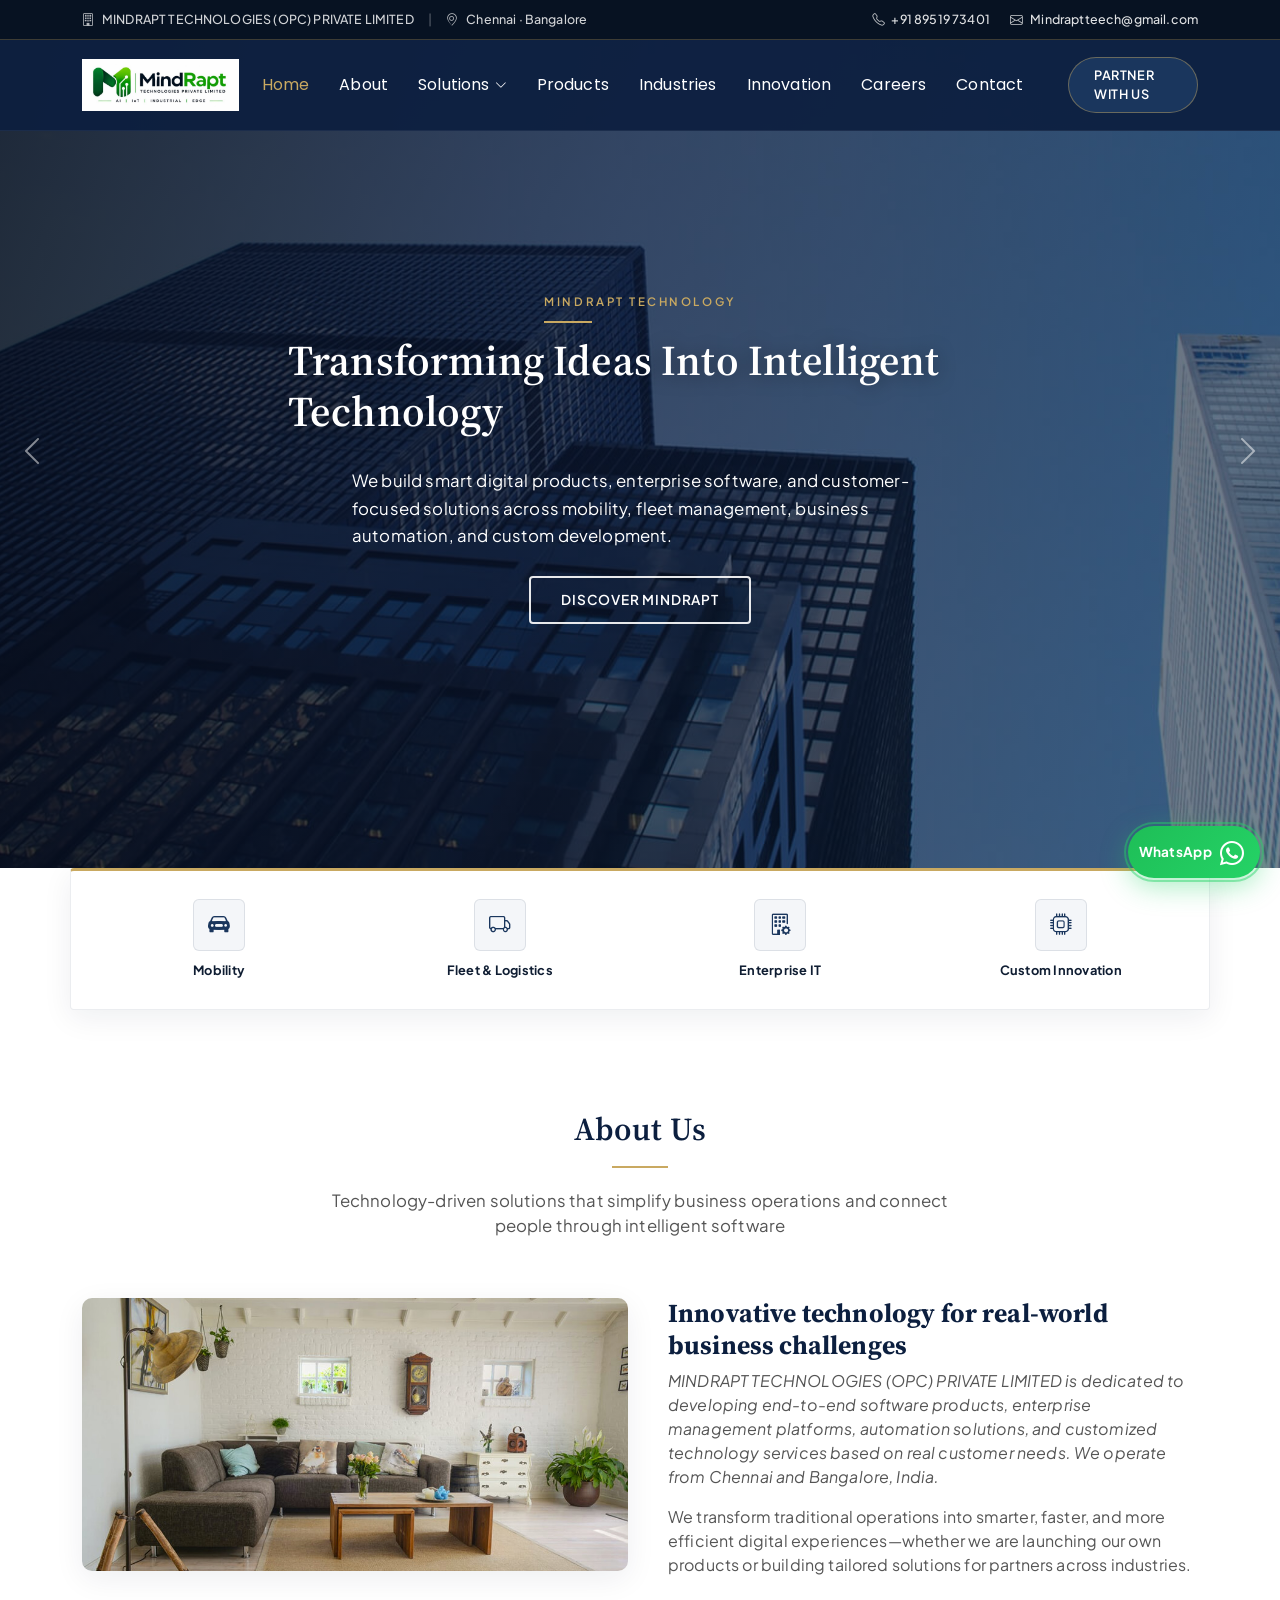
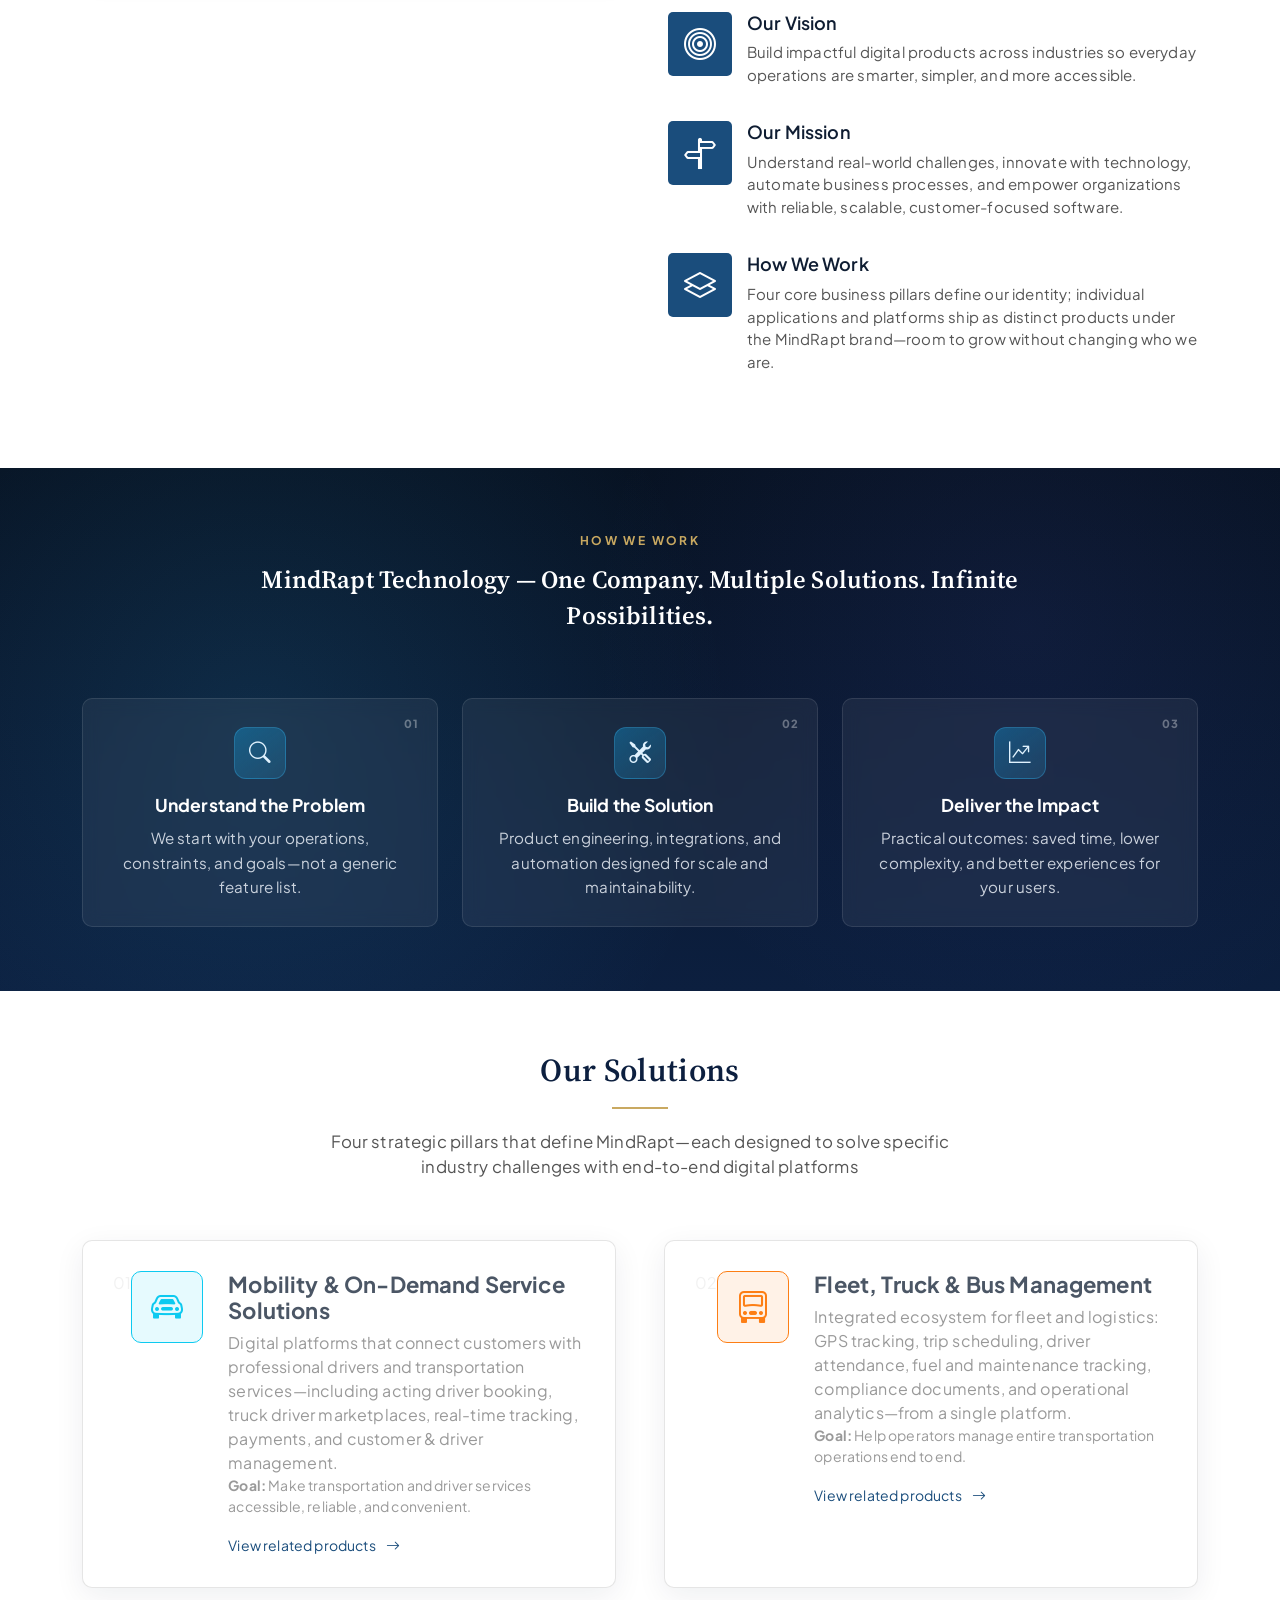
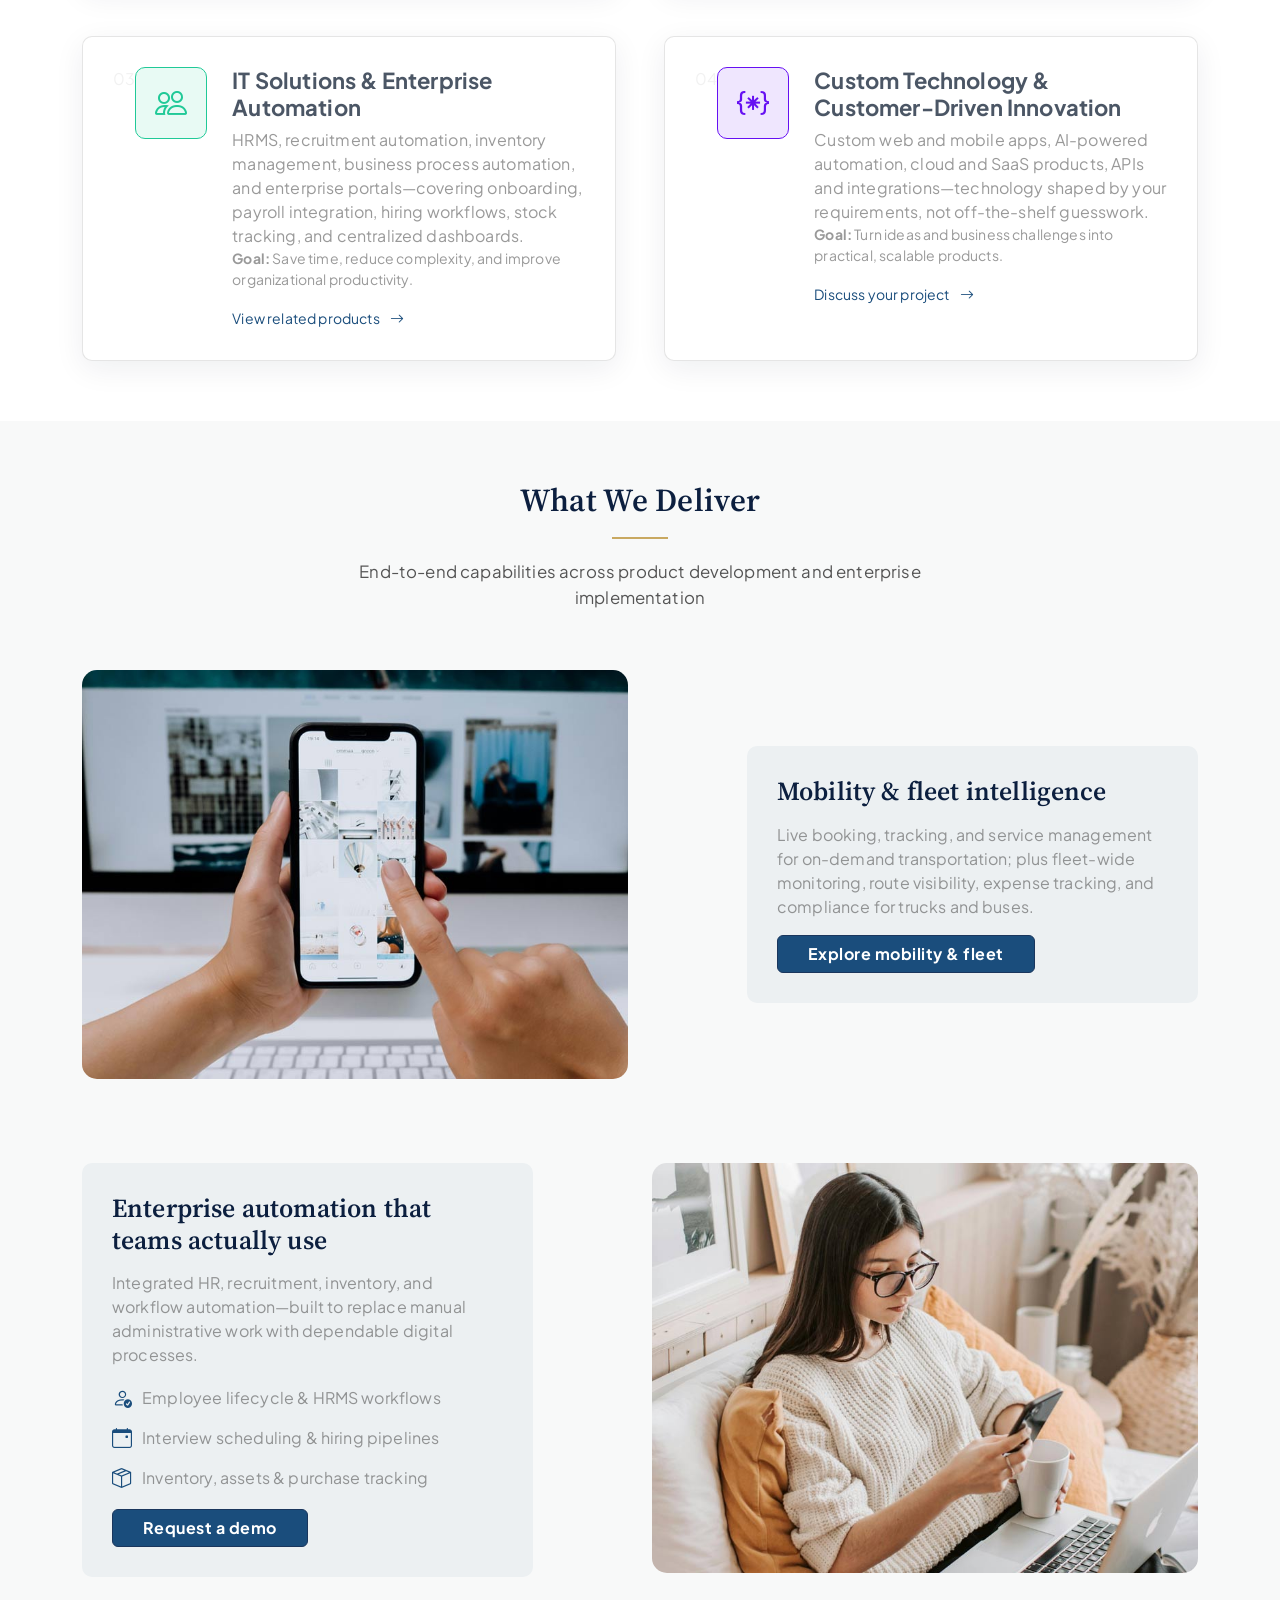
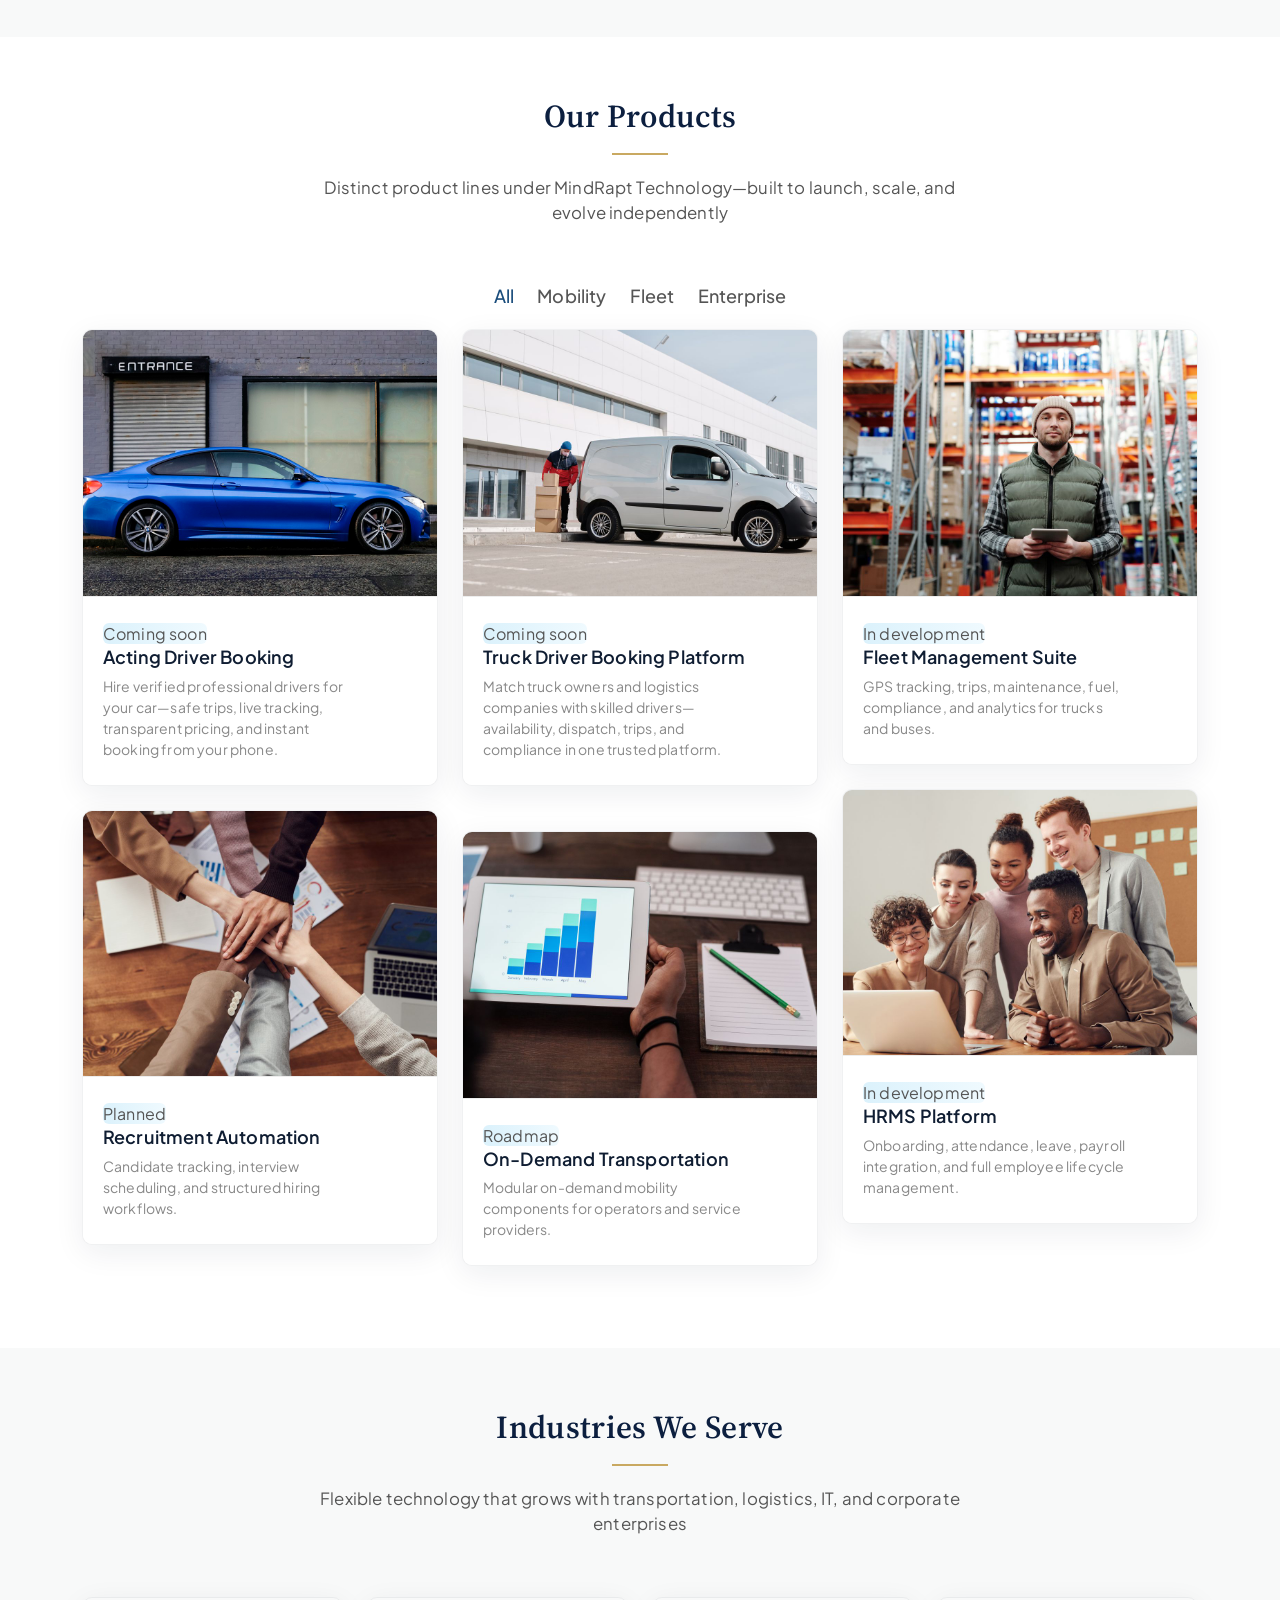
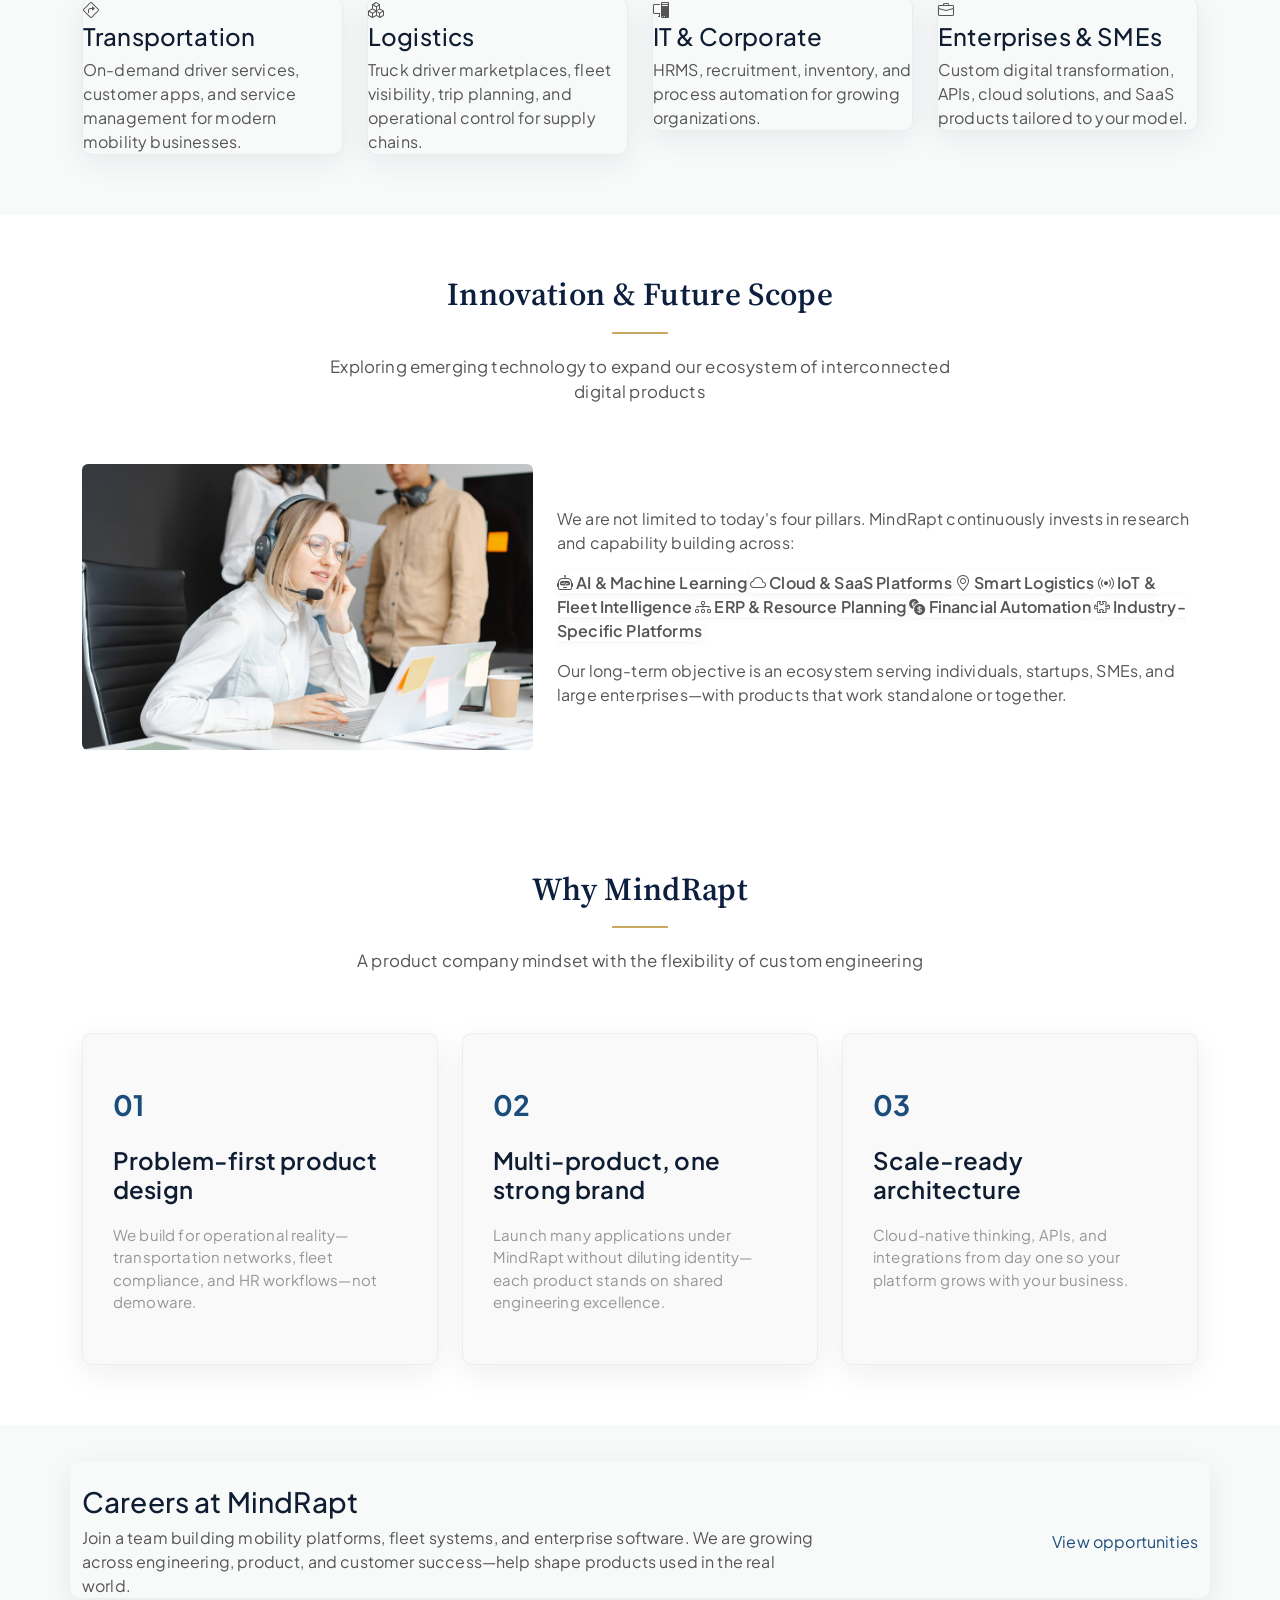
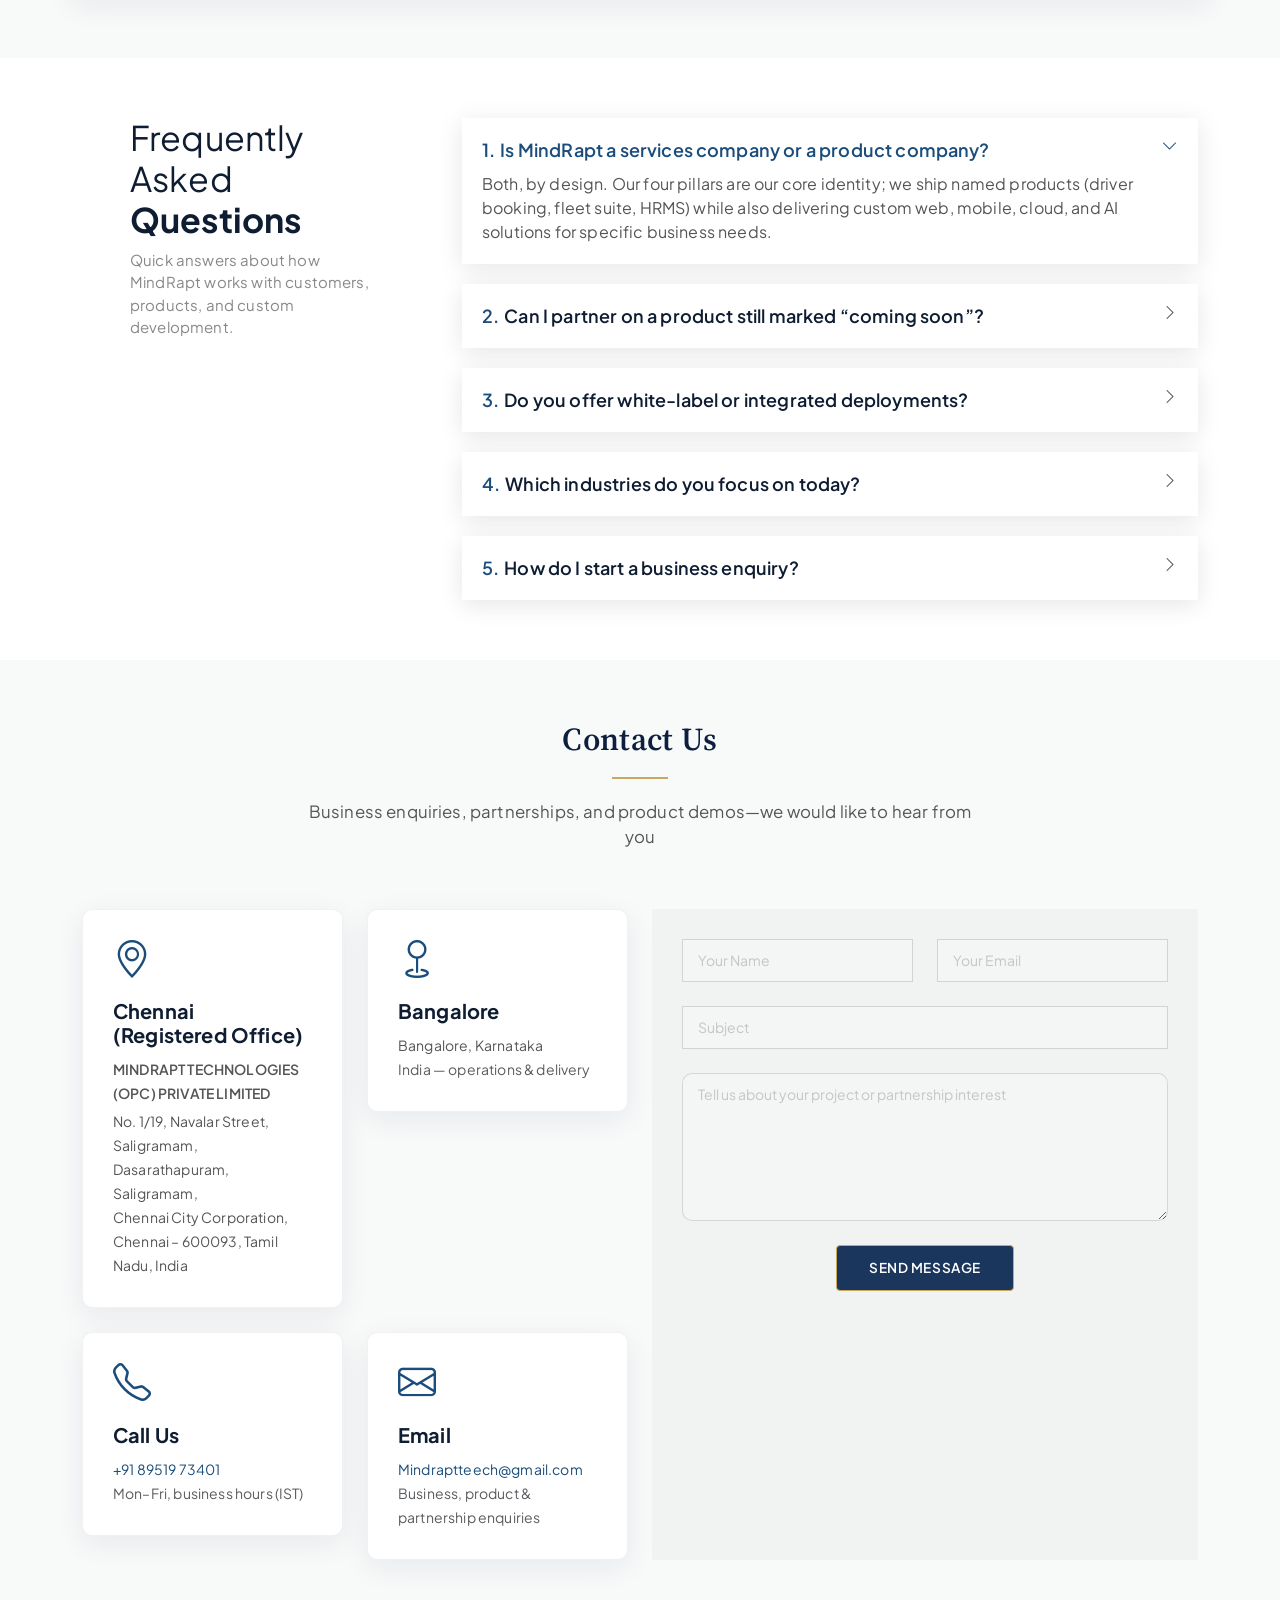
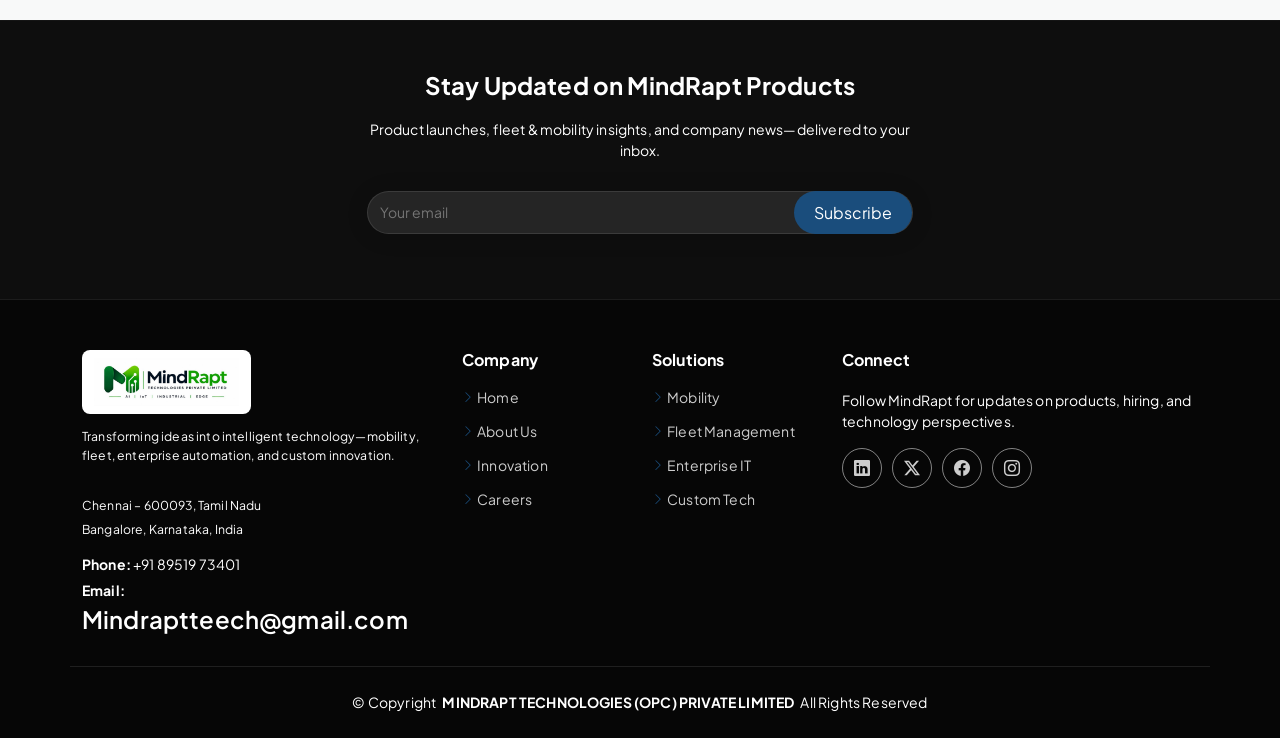
<file: index.html>
<!DOCTYPE html>
<html lang="en">

<head>
  <meta charset="utf-8">
  <meta content="width=device-width, initial-scale=1.0" name="viewport">
  <title>MindRapt Technologies — Transforming Ideas Into Intelligent Technology</title>
  <meta name="description" content="MindRapt Technology builds mobility platforms, fleet management, enterprise automation, and custom software. One company. Multiple solutions. Infinite possibilities.">
  <meta name="keywords" content="MindRapt Technology, fleet management, HRMS, driver booking, enterprise automation, custom software India">

  <link href="assets/img/favicon.png" rel="icon">
  <link href="assets/img/apple-touch-icon.png" rel="apple-touch-icon">

  <link href="https://fonts.googleapis.com" rel="preconnect">
  <link href="https://fonts.gstatic.com" rel="preconnect" crossorigin>
  <link href="https://fonts.googleapis.com/css2?family=Plus+Jakarta+Sans:ital,wght@0,400;0,500;0,600;0,700;0,800;1,400&family=Poppins:ital,wght@0,400;0,500;0,600;0,700&family=Source+Serif+4:ital,opsz,wght@0,8..60,500;0,8..60,600;0,8..60,700;1,8..60,400&display=swap" rel="stylesheet">

  <link href="assets/vendor/bootstrap/css/bootstrap.min.css" rel="stylesheet">
  <link href="assets/vendor/bootstrap-icons/bootstrap-icons.css" rel="stylesheet">
  <link href="assets/vendor/aos/aos.css" rel="stylesheet">
  <link href="assets/vendor/glightbox/css/glightbox.min.css" rel="stylesheet">
  <link href="assets/vendor/swiper/swiper-bundle.min.css" rel="stylesheet">

  <link href="assets/css/main.css" rel="stylesheet">
  <link href="assets/css/mindrapt.css" rel="stylesheet">
</head>

<body class="index-page mindrapt-pro">

  <div class="topbar" id="topbar">
    <div class="container-fluid container-xl d-flex flex-wrap justify-content-between align-items-center gap-2">
      <div class="topbar__meta">
        <span><i class="bi bi-building"></i> MINDRAPT TECHNOLOGIES (OPC) PRIVATE LIMITED</span>
        <span class="topbar__sep d-none d-md-inline">|</span>
        <span><i class="bi bi-geo-alt"></i> Chennai · Bangalore</span>
      </div>
      <div class="topbar__contact">
        <a href="tel:+918951973401"><i class="bi bi-telephone"></i> +91 89519 73401</a>
        <a href="mailto:Mindraptteech@gmail.com"><i class="bi bi-envelope"></i> Mindraptteech@gmail.com</a>
      </div>
    </div>
  </div>

  <header id="header" class="header d-flex align-items-center fixed-top">
    <div class="container-fluid container-xl position-relative d-flex align-items-center">

      <a href="index.html" class="logo d-flex align-items-center me-auto" aria-label="MindRapt Technologies — Home">
        <img src="assets/img/mindrapt-logo.png" alt="MindRapt Technologies Private Limited" class="logo-img" width="280" height="72" fetchpriority="high">
      </a>

      <nav id="navmenu" class="navmenu">
        <ul>
          <li><a href="#hero" class="active">Home</a></li>
          <li><a href="#about">About</a></li>
          <li class="dropdown"><a href="#solutions"><span>Solutions</span> <i class="bi bi-chevron-down toggle-dropdown"></i></a>
            <ul>
              <li><a href="#pillar-mobility">Mobility &amp; On-Demand</a></li>
              <li><a href="#pillar-fleet">Fleet &amp; Transportation</a></li>
              <li><a href="#pillar-enterprise">Enterprise IT &amp; Automation</a></li>
              <li><a href="#pillar-custom">Custom Technology</a></li>
            </ul>
          </li>
          <li><a href="#products">Products</a></li>
          <li><a href="#industries">Industries</a></li>
          <li><a href="#innovation">Innovation</a></li>
          <li><a href="careers.html">Careers</a></li>
          <li><a href="#contact">Contact</a></li>
          <li class="mobile-nav-cta d-xl-none">
            <a href="#contact" class="mobile-nav-cta__btn">Partner With Us</a>
          </li>
        </ul>
        <i class="mobile-nav-toggle d-xl-none bi bi-list" aria-label="Open menu" role="button" tabindex="0"></i>
      </nav>

      <a class="btn-getstarted d-none d-xl-inline-block" href="#contact">Partner With Us</a>

    </div>
  </header>

  <main class="main">

    <section id="hero" class="hero section dark-background">

      <div id="hero-carousel" class="carousel slide carousel-fade" data-bs-ride="carousel" data-bs-interval="6000">

        <div class="carousel-item active">
          <img src="assets/img/hero-carousel/hero-carousel-1.jpg" alt="Digital technology and business innovation">
          <div class="carousel-container">
            <p class="hero-tagline">MindRapt Technology</p>
            <h2>Transforming Ideas Into Intelligent Technology</h2>
            <p>We build smart digital products, enterprise software, and customer-focused solutions across mobility, fleet management, business automation, and custom development.</p>
            <a href="#about" class="btn-get-started">Discover MindRapt</a>
          </div>
        </div>

        <div class="carousel-item">
          <img src="assets/img/hero-carousel/hero-carousel-2.jpg" alt="Transportation and logistics technology">
          <div class="carousel-container">
            <p class="hero-tagline">One Company. Multiple Solutions.</p>
            <h2>Four Pillars. Infinite Possibilities.</h2>
            <p>From on-demand driver services and integrated fleet operations to HRMS and AI-powered custom platforms—we connect people, businesses, and services through reliable technology.</p>
            <a href="#solutions" class="btn-get-started">Explore Our Solutions</a>
          </div>
        </div>

        <div class="carousel-item">
          <img src="assets/img/hero-carousel/hero-carousel-3.jpg" alt="Enterprise automation and cloud software">
          <div class="carousel-container">
            <p class="hero-tagline">Our Commitment</p>
            <h2>Understand the Problem. Build the Solution. Deliver the Impact.</h2>
            <p>Every business challenge is an opportunity for innovation. We focus on practical, scalable technology that simplifies operations and creates real-world value.</p>
            <a href="#contact" class="btn-get-started">Start a Conversation</a>
          </div>
        </div>

        <a class="carousel-control-prev" href="#hero-carousel" role="button" data-bs-slide="prev">
          <span class="carousel-control-prev-icon bi bi-chevron-left" aria-hidden="true"></span>
        </a>
        <a class="carousel-control-next" href="#hero-carousel" role="button" data-bs-slide="next">
          <span class="carousel-control-next-icon bi bi-chevron-right" aria-hidden="true"></span>
        </a>
        <ol class="carousel-indicators"></ol>
      </div>

    </section>

  <section id="featured-services" class="pillar-quick-nav section">
    <div class="container">
      <div class="row g-4 justify-content-center">
        <div class="col-6 col-lg-3" data-aos="fade-up" data-aos-delay="100">
          <a href="#pillar-mobility" class="pillar-quick-link">
            <span class="pillar-icon-wrap"><i class="bi bi-car-front-fill"></i></span>
            <span class="pillar-label">Mobility</span>
          </a>
        </div>
        <div class="col-6 col-lg-3" data-aos="fade-up" data-aos-delay="150">
          <a href="#pillar-fleet" class="pillar-quick-link">
            <span class="pillar-icon-wrap"><i class="bi bi-truck"></i></span>
            <span class="pillar-label">Fleet &amp; Logistics</span>
          </a>
        </div>
        <div class="col-6 col-lg-3" data-aos="fade-up" data-aos-delay="200">
          <a href="#pillar-enterprise" class="pillar-quick-link">
            <span class="pillar-icon-wrap"><i class="bi bi-building-gear"></i></span>
            <span class="pillar-label">Enterprise IT</span>
          </a>
        </div>
        <div class="col-6 col-lg-3" data-aos="fade-up" data-aos-delay="250">
          <a href="#pillar-custom" class="pillar-quick-link">
            <span class="pillar-icon-wrap"><i class="bi bi-cpu"></i></span>
            <span class="pillar-label">Custom Innovation</span>
          </a>
        </div>
      </div>
    </div>
  </section>

    <section id="about" class="about section">

      <div class="container section-title" data-aos="fade-up">
        <h2>About Us</h2>
        <p>Technology-driven solutions that simplify business operations and connect people through intelligent software</p>
      </div>

      <div class="container">
        <div class="row gy-3">
          <div class="col-lg-6" data-aos="fade-up" data-aos-delay="100">
            <img src="assets/img/about.jpg" alt="MindRapt Technology team collaboration" class="img-fluid">
          </div>
          <div class="col-lg-6 d-flex flex-column justify-content-center" data-aos="fade-up" data-aos-delay="200">
            <div class="about-content ps-0 ps-lg-3">
              <h3>Innovative technology for real-world business challenges</h3>
              <p class="fst-italic">
                MINDRAPT TECHNOLOGIES (OPC) PRIVATE LIMITED is dedicated to developing end-to-end software products, enterprise management platforms, automation solutions, and customized technology services based on real customer needs. We operate from Chennai and Bangalore, India.
              </p>
              <p>
                We transform traditional operations into smarter, faster, and more efficient digital experiences—whether we are launching our own products or building tailored solutions for partners across industries.
              </p>
              <ul>
                <li>
                  <i class="bi bi-bullseye"></i>
                  <div>
                    <h4>Our Vision</h4>
                    <p>Build impactful digital products across industries so everyday operations are smarter, simpler, and more accessible.</p>
                  </div>
                </li>
                <li>
                  <i class="bi bi-signpost-split"></i>
                  <div>
                    <h4>Our Mission</h4>
                    <p>Understand real-world challenges, innovate with technology, automate business processes, and empower organizations with reliable, scalable, customer-focused software.</p>
                  </div>
                </li>
                <li>
                  <i class="bi bi-layers"></i>
                  <div>
                    <h4>How We Work</h4>
                    <p>Four core business pillars define our identity; individual applications and platforms ship as distinct products under the MindRapt brand—room to grow without changing who we are.</p>
                  </div>
                </li>
              </ul>
            </div>
          </div>
        </div>
      </div>

    </section>

    <section class="commitment-band" aria-labelledby="commitment-heading">
      <div class="container">
        <p class="commitment-band__eyebrow text-center" data-aos="fade-up">How we work</p>
        <h3 id="commitment-heading" class="commitment-band__title text-center" data-aos="fade-up" data-aos-delay="50">
          MindRapt Technology — One Company. Multiple Solutions. Infinite Possibilities.
        </h3>
        <div class="row g-4 commitment-band__grid">
          <div class="col-md-4" data-aos="fade-up" data-aos-delay="100">
            <div class="commitment-card">
              <div class="commitment-card__step">01</div>
              <div class="commitment-card__icon" aria-hidden="true">
                <i class="bi bi-search"></i>
              </div>
              <h4 class="commitment-card__title">Understand the Problem</h4>
              <p class="commitment-card__text">We start with your operations, constraints, and goals—not a generic feature list.</p>
            </div>
          </div>
          <div class="col-md-4" data-aos="fade-up" data-aos-delay="200">
            <div class="commitment-card">
              <div class="commitment-card__step">02</div>
              <div class="commitment-card__icon" aria-hidden="true">
                <i class="bi bi-tools"></i>
              </div>
              <h4 class="commitment-card__title">Build the Solution</h4>
              <p class="commitment-card__text">Product engineering, integrations, and automation designed for scale and maintainability.</p>
            </div>
          </div>
          <div class="col-md-4" data-aos="fade-up" data-aos-delay="300">
            <div class="commitment-card">
              <div class="commitment-card__step">03</div>
              <div class="commitment-card__icon" aria-hidden="true">
                <i class="bi bi-graph-up-arrow"></i>
              </div>
              <h4 class="commitment-card__title">Deliver the Impact</h4>
              <p class="commitment-card__text">Practical outcomes: saved time, lower complexity, and better experiences for your users.</p>
            </div>
          </div>
        </div>
      </div>
    </section>

    <section id="solutions" class="services section">

      <div class="container section-title" data-aos="fade-up">
        <h2>Our Solutions</h2>
        <p>Four strategic pillars that define MindRapt—each designed to solve specific industry challenges with end-to-end digital platforms</p>
      </div>

      <div class="container">
        <div class="row g-5">

          <div class="col-lg-6" id="pillar-mobility" data-aos="fade-up" data-aos-delay="100">
            <div class="service-item item-cyan position-relative">
              <span class="pillar-number">01</span>
              <i class="bi bi-car-front icon"></i>
              <div>
                <h3>Mobility &amp; On-Demand Service Solutions</h3>
                <p>Digital platforms that connect customers with professional drivers and transportation services—including acting driver booking, truck driver marketplaces, real-time tracking, payments, and customer &amp; driver management.</p>
                <p class="small mb-2"><strong>Goal:</strong> Make transportation and driver services accessible, reliable, and convenient.</p>
                <a href="#products" class="read-more stretched-link">View related products <i class="bi bi-arrow-right"></i></a>
              </div>
            </div>
          </div>

          <div class="col-lg-6" id="pillar-fleet" data-aos="fade-up" data-aos-delay="200">
            <div class="service-item item-orange position-relative">
              <span class="pillar-number">02</span>
              <i class="bi bi-truck-front icon"></i>
              <div>
                <h3>Fleet, Truck &amp; Bus Management</h3>
                <p>Integrated ecosystem for fleet and logistics: GPS tracking, trip scheduling, driver attendance, fuel and maintenance tracking, compliance documents, and operational analytics—from a single platform.</p>
                <p class="small mb-2"><strong>Goal:</strong> Help operators manage entire transportation operations end to end.</p>
                <a href="#products" class="read-more stretched-link">View related products <i class="bi bi-arrow-right"></i></a>
              </div>
            </div>
          </div>

          <div class="col-lg-6" id="pillar-enterprise" data-aos="fade-up" data-aos-delay="300">
            <div class="service-item item-teal position-relative">
              <span class="pillar-number">03</span>
              <i class="bi bi-people icon"></i>
              <div>
                <h3>IT Solutions &amp; Enterprise Automation</h3>
                <p>HRMS, recruitment automation, inventory management, business process automation, and enterprise portals—covering onboarding, payroll integration, hiring workflows, stock tracking, and centralized dashboards.</p>
                <p class="small mb-2"><strong>Goal:</strong> Save time, reduce complexity, and improve organizational productivity.</p>
                <a href="#products" class="read-more stretched-link">View related products <i class="bi bi-arrow-right"></i></a>
              </div>
            </div>
          </div>

          <div class="col-lg-6" id="pillar-custom" data-aos="fade-up" data-aos-delay="400">
            <div class="service-item item-indigo position-relative">
              <span class="pillar-number">04</span>
              <i class="bi bi-braces-asterisk icon"></i>
              <div>
                <h3>Custom Technology &amp; Customer-Driven Innovation</h3>
                <p>Custom web and mobile apps, AI-powered automation, cloud and SaaS products, APIs and integrations—technology shaped by your requirements, not off-the-shelf guesswork.</p>
                <p class="small mb-2"><strong>Goal:</strong> Turn ideas and business challenges into practical, scalable products.</p>
                <a href="#contact" class="read-more stretched-link">Discuss your project <i class="bi bi-arrow-right"></i></a>
              </div>
            </div>
          </div>

        </div>
      </div>

    </section>

    <section id="features" class="features section light-background">

      <div class="container section-title" data-aos="fade-up">
        <h2>What We Deliver</h2>
        <p>End-to-end capabilities across product development and enterprise implementation</p>
      </div>

      <div class="container">

        <div class="row gy-4 justify-content-between features-item">
          <div class="col-lg-6" data-aos="fade-up" data-aos-delay="100">
            <img src="assets/img/features-1.jpg" class="img-fluid" alt="Mobile and web application development">
          </div>
          <div class="col-lg-5 d-flex align-items-center" data-aos="fade-up" data-aos-delay="200">
            <div class="content">
              <h3>Mobility &amp; fleet intelligence</h3>
              <p>
                Live booking, tracking, and service management for on-demand transportation; plus fleet-wide monitoring, route visibility, expense tracking, and compliance for trucks and buses.
              </p>
              <a href="#solutions" class="btn more-btn">Explore mobility &amp; fleet</a>
            </div>
          </div>
        </div>

        <div class="row gy-4 justify-content-between features-item">
          <div class="col-lg-5 d-flex align-items-center order-2 order-lg-1" data-aos="fade-up" data-aos-delay="100">
            <div class="content">
              <h3>Enterprise automation that teams actually use</h3>
              <p>Integrated HR, recruitment, inventory, and workflow automation—built to replace manual administrative work with dependable digital processes.</p>
              <ul>
                <li><i class="bi bi-person-check flex-shrink-0"></i> Employee lifecycle &amp; HRMS workflows</li>
                <li><i class="bi bi-calendar-event flex-shrink-0"></i> Interview scheduling &amp; hiring pipelines</li>
                <li><i class="bi bi-box-seam flex-shrink-0"></i> Inventory, assets &amp; purchase tracking</li>
              </ul>
              <a href="#contact" class="btn more-btn">Request a demo</a>
            </div>
          </div>
          <div class="col-lg-6 order-1 order-lg-2" data-aos="fade-up" data-aos-delay="200">
            <img src="assets/img/features-2.jpg" class="img-fluid" alt="Enterprise software dashboards">
          </div>
        </div>

      </div>

    </section>

    <section id="products" class="portfolio section">

      <div class="container section-title" data-aos="fade-up">
        <h2>Our Products</h2>
        <p>Distinct product lines under MindRapt Technology—built to launch, scale, and evolve independently</p>
      </div>

      <div class="container">

        <div class="isotope-layout" data-default-filter="*" data-layout="masonry" data-sort="original-order">

          <ul class="portfolio-filters isotope-filters" data-aos="fade-up" data-aos-delay="100">
            <li data-filter="*" class="filter-active">All</li>
            <li data-filter=".filter-mobility">Mobility</li>
            <li data-filter=".filter-fleet">Fleet</li>
            <li data-filter=".filter-enterprise">Enterprise</li>
          </ul>

          <div class="row gy-4 isotope-container" data-aos="fade-up" data-aos-delay="200">

            <div class="col-lg-4 col-md-6 portfolio-item isotope-item filter-mobility">
              <div class="portfolio-content h-100">
                <a href="assets/img/portfolio/app-1.jpg?v=prod3" data-gallery="products-gallery" class="glightbox"><img src="assets/img/portfolio/app-1.jpg?v=prod3" class="img-fluid" alt="Professional acting driver service for your vehicle"></a>
                <div class="portfolio-info">
                  <span class="products-coming">Coming soon</span>
                  <h4>Acting Driver Booking</h4>
                  <p>Hire verified professional drivers for your car—safe trips, live tracking, transparent pricing, and instant booking from your phone.</p>
                </div>
              </div>
            </div>

            <div class="col-lg-4 col-md-6 portfolio-item isotope-item filter-mobility">
              <div class="portfolio-content h-100">
                <a href="assets/img/portfolio/app-2.jpg?v=prod3" data-gallery="products-gallery" class="glightbox"><img src="assets/img/portfolio/app-2.jpg?v=prod3" class="img-fluid" alt="Commercial driver and logistics vehicle booking"></a>
                <div class="portfolio-info">
                  <span class="products-coming">Coming soon</span>
                  <h4>Truck Driver Booking Platform</h4>
                  <p>Match truck owners and logistics companies with skilled drivers—availability, dispatch, trips, and compliance in one trusted platform.</p>
                </div>
              </div>
            </div>

            <div class="col-lg-4 col-md-6 portfolio-item isotope-item filter-fleet">
              <div class="portfolio-content h-100">
                <a href="assets/img/portfolio/product-1.jpg?v=prod1" data-gallery="products-gallery" class="glightbox"><img src="assets/img/portfolio/product-1.jpg?v=prod1" class="img-fluid" alt="Logistics and fleet operations"></a>
                <div class="portfolio-info">
                  <span class="products-coming">In development</span>
                  <h4>Fleet Management Suite</h4>
                  <p>GPS tracking, trips, maintenance, fuel, compliance, and analytics for trucks and buses.</p>
                </div>
              </div>
            </div>

            <div class="col-lg-4 col-md-6 portfolio-item isotope-item filter-enterprise">
              <div class="portfolio-content h-100">
                <a href="assets/img/portfolio/books-1.jpg?v=prod1" data-gallery="products-gallery" class="glightbox"><img src="assets/img/portfolio/books-1.jpg?v=prod1" class="img-fluid" alt="Collaborative HR and enterprise team"></a>
                <div class="portfolio-info">
                  <span class="products-coming">In development</span>
                  <h4>HRMS Platform</h4>
                  <p>Onboarding, attendance, leave, payroll integration, and full employee lifecycle management.</p>
                </div>
              </div>
            </div>

            <div class="col-lg-4 col-md-6 portfolio-item isotope-item filter-enterprise">
              <div class="portfolio-content h-100">
                <a href="assets/img/portfolio/product-2.jpg?v=prod1" data-gallery="products-gallery" class="glightbox"><img src="assets/img/portfolio/product-2.jpg?v=prod1" class="img-fluid" alt="Professional recruitment and interviews"></a>
                <div class="portfolio-info">
                  <span class="products-coming">Planned</span>
                  <h4>Recruitment Automation</h4>
                  <p>Candidate tracking, interview scheduling, and structured hiring workflows.</p>
                </div>
              </div>
            </div>

            <div class="col-lg-4 col-md-6 portfolio-item isotope-item filter-fleet filter-mobility">
              <div class="portfolio-content h-100">
                <a href="assets/img/portfolio/app-3.jpg?v=prod1" data-gallery="products-gallery" class="glightbox"><img src="assets/img/portfolio/app-3.jpg?v=prod1" class="img-fluid" alt="On-demand urban transportation"></a>
                <div class="portfolio-info">
                  <span class="products-coming">Roadmap</span>
                  <h4>On-Demand Transportation</h4>
                  <p>Modular on-demand mobility components for operators and service providers.</p>
                </div>
              </div>
            </div>

          </div>
        </div>
      </div>

    </section>

    <section id="industries" class="why-us section light-background">

      <div class="container section-title" data-aos="fade-up">
        <h2>Industries We Serve</h2>
        <p>Flexible technology that grows with transportation, logistics, IT, and corporate enterprises</p>
      </div>

      <div class="container">
        <div class="row gy-4">
          <div class="col-lg-3 col-md-6" data-aos="fade-up" data-aos-delay="100">
            <div class="industry-card">
              <i class="bi bi-sign-turn-right"></i>
              <h4>Transportation</h4>
              <p class="mb-0">On-demand driver services, customer apps, and service management for modern mobility businesses.</p>
            </div>
          </div>
          <div class="col-lg-3 col-md-6" data-aos="fade-up" data-aos-delay="150">
            <div class="industry-card">
              <i class="bi bi-boxes"></i>
              <h4>Logistics</h4>
              <p class="mb-0">Truck driver marketplaces, fleet visibility, trip planning, and operational control for supply chains.</p>
            </div>
          </div>
          <div class="col-lg-3 col-md-6" data-aos="fade-up" data-aos-delay="200">
            <div class="industry-card">
              <i class="bi bi-pc-display"></i>
              <h4>IT &amp; Corporate</h4>
              <p class="mb-0">HRMS, recruitment, inventory, and process automation for growing organizations.</p>
            </div>
          </div>
          <div class="col-lg-3 col-md-6" data-aos="fade-up" data-aos-delay="250">
            <div class="industry-card">
              <i class="bi bi-briefcase"></i>
              <h4>Enterprises &amp; SMEs</h4>
              <p class="mb-0">Custom digital transformation, APIs, cloud solutions, and SaaS products tailored to your model.</p>
            </div>
          </div>
        </div>
      </div>

    </section>

    <section id="innovation" class="features section">

      <div class="container section-title" data-aos="fade-up">
        <h2>Innovation &amp; Future Scope</h2>
        <p>Exploring emerging technology to expand our ecosystem of interconnected digital products</p>
      </div>

      <div class="container" data-aos="fade-up" data-aos-delay="100">
        <div class="row align-items-center gy-4">
          <div class="col-lg-5">
            <img src="assets/img/services.jpg" class="img-fluid rounded" alt="Innovation and emerging technology">
          </div>
          <div class="col-lg-7">
            <p>We are not limited to today's four pillars. MindRapt continuously invests in research and capability building across:</p>
            <div class="mb-3">
              <span class="innovation-pill"><i class="bi bi-robot"></i> AI &amp; Machine Learning</span>
              <span class="innovation-pill"><i class="bi bi-cloud"></i> Cloud &amp; SaaS Platforms</span>
              <span class="innovation-pill"><i class="bi bi-geo-alt"></i> Smart Logistics</span>
              <span class="innovation-pill"><i class="bi bi-broadcast"></i> IoT &amp; Fleet Intelligence</span>
              <span class="innovation-pill"><i class="bi bi-diagram-3"></i> ERP &amp; Resource Planning</span>
              <span class="innovation-pill"><i class="bi bi-currency-exchange"></i> Financial Automation</span>
              <span class="innovation-pill"><i class="bi bi-puzzle"></i> Industry-Specific Platforms</span>
            </div>
            <p class="mb-0">Our long-term objective is an ecosystem serving individuals, startups, SMEs, and large enterprises—with products that work standalone or together.</p>
          </div>
        </div>
      </div>

    </section>

    <section id="why-us" class="why-us section">

      <div class="container section-title" data-aos="fade-up">
        <h2>Why MindRapt</h2>
        <p>A product company mindset with the flexibility of custom engineering</p>
      </div>

      <div class="container">
        <div class="row gy-4">
          <div class="col-lg-4" data-aos="fade-up" data-aos-delay="100">
            <div class="card-item">
              <span>01</span>
              <h4>Problem-first product design</h4>
              <p>We build for operational reality—transportation networks, fleet compliance, and HR workflows—not demoware.</p>
            </div>
          </div>
          <div class="col-lg-4" data-aos="fade-up" data-aos-delay="200">
            <div class="card-item">
              <span>02</span>
              <h4>Multi-product, one strong brand</h4>
              <p>Launch many applications under MindRapt without diluting identity—each product stands on shared engineering excellence.</p>
            </div>
          </div>
          <div class="col-lg-4" data-aos="fade-up" data-aos-delay="300">
            <div class="card-item">
              <span>03</span>
              <h4>Scale-ready architecture</h4>
              <p>Cloud-native thinking, APIs, and integrations from day one so your platform grows with your business.</p>
            </div>
          </div>
        </div>
      </div>

    </section>

    <section id="careers" class="section light-background">
      <div class="container" data-aos="fade-up">
        <div class="careers-teaser row align-items-center g-4">
          <div class="col-lg-8">
            <h3 class="mb-2">Careers at MindRapt</h3>
            <p class="mb-0">Join a team building mobility platforms, fleet systems, and enterprise software. We are growing across engineering, product, and customer success—help shape products used in the real world.</p>
          </div>
          <div class="col-lg-4 text-lg-end">
            <a href="careers.html" class="btn-get-started d-inline-block">View opportunities</a>
          </div>
        </div>
      </div>
    </section>

    <section id="faq" class="faq section">

      <div class="container">
        <div class="row gy-4">
          <div class="col-lg-4" data-aos="fade-up" data-aos-delay="100">
            <div class="content px-xl-5">
              <h3><span>Frequently Asked </span><strong>Questions</strong></h3>
              <p>Quick answers about how MindRapt works with customers, products, and custom development.</p>
            </div>
          </div>
          <div class="col-lg-8" data-aos="fade-up" data-aos-delay="200">
            <div class="faq-container">
              <div class="faq-item faq-active">
                <h3><span class="num">1.</span> <span>Is MindRapt a services company or a product company?</span></h3>
                <div class="faq-content">
                  <p>Both, by design. Our four pillars are our core identity; we ship named products (driver booking, fleet suite, HRMS) while also delivering custom web, mobile, cloud, and AI solutions for specific business needs.</p>
                </div>
                <i class="faq-toggle bi bi-chevron-right"></i>
              </div>
              <div class="faq-item">
                <h3><span class="num">2.</span> <span>Can I partner on a product still marked “coming soon”?</span></h3>
                <div class="faq-content">
                  <p>Yes. Early partners can influence roadmaps, pilot features, and regional rollouts. Contact us with your use case and timeline.</p>
                </div>
                <i class="faq-toggle bi bi-chevron-right"></i>
              </div>
              <div class="faq-item">
                <h3><span class="num">3.</span> <span>Do you offer white-label or integrated deployments?</span></h3>
                <div class="faq-content">
                  <p>We support branded deployments, API integrations with your existing systems, and modular components—especially in mobility, fleet, and enterprise automation.</p>
                </div>
                <i class="faq-toggle bi bi-chevron-right"></i>
              </div>
              <div class="faq-item">
                <h3><span class="num">4.</span> <span>Which industries do you focus on today?</span></h3>
                <div class="faq-content">
                  <p>Transportation and logistics, fleet operators, corporate HR and operations, and SMEs seeking digital transformation—with room to expand into ERP, fintech automation, and IoT as we grow.</p>
                </div>
                <i class="faq-toggle bi bi-chevron-right"></i>
              </div>
              <div class="faq-item">
                <h3><span class="num">5.</span> <span>How do I start a business enquiry?</span></h3>
                <div class="faq-content">
                  <p>Use the contact form below with a short description of your challenge. Our team will respond with next steps for discovery, demo, or proposal.</p>
                </div>
                <i class="faq-toggle bi bi-chevron-right"></i>
              </div>
            </div>
          </div>
        </div>
      </div>

    </section>

    <section id="contact" class="contact section light-background">

      <div class="container section-title" data-aos="fade-up">
        <h2>Contact Us</h2>
        <p>Business enquiries, partnerships, and product demos—we would like to hear from you</p>
      </div>

      <div class="container" data-aos="fade-up" data-aos-delay="100">
        <div class="row gy-4">
          <div class="col-lg-6">
            <div class="row gy-4">
              <div class="col-md-6">
                <div class="info-item" data-aos="fade" data-aos-delay="200">
                  <i class="bi bi-geo-alt"></i>
                  <h3>Chennai (Registered Office)</h3>
                  <p class="small fw-semibold mb-1">MINDRAPT TECHNOLOGIES (OPC) PRIVATE LIMITED</p>
                  <p class="small mb-0">No. 1/19, Navalar Street, Saligramam,</p>
                  <p class="small mb-0">Dasarathapuram, Saligramam,</p>
                  <p class="small mb-0">Chennai City Corporation,</p>
                  <p class="small mb-0">Chennai – 600093, Tamil Nadu, India</p>
                </div>
              </div>
              <div class="col-md-6">
                <div class="info-item" data-aos="fade" data-aos-delay="250">
                  <i class="bi bi-geo"></i>
                  <h3>Bangalore</h3>
                  <p>Bangalore, Karnataka</p>
                  <p class="small text-muted mb-0">India — operations &amp; delivery</p>
                </div>
              </div>
              <div class="col-md-6">
                <div class="info-item" data-aos="fade" data-aos-delay="300">
                  <i class="bi bi-telephone"></i>
                  <h3>Call Us</h3>
                  <p><a href="tel:+918951973401">+91 89519 73401</a></p>
                  <p class="small text-muted mb-0">Mon–Fri, business hours (IST)</p>
                </div>
              </div>
              <div class="col-md-6">
                <div class="info-item" data-aos="fade" data-aos-delay="400">
                  <i class="bi bi-envelope"></i>
                  <h3>Email</h3>
                  <p><a href="mailto:Mindraptteech@gmail.com">Mindraptteech@gmail.com</a></p>
                  <p class="small text-muted mb-0">Business, product &amp; partnership enquiries</p>
                </div>
              </div>
            </div>
          </div>
          <div class="col-lg-6">
            <form action="forms/contact.php" method="post" class="php-email-form" data-aos="fade-up" data-aos-delay="200">
              <div class="row gy-4">
                <div class="col-md-6">
                  <input type="text" name="name" class="form-control" placeholder="Your Name" required="">
                </div>
                <div class="col-md-6">
                  <input type="email" class="form-control" name="email" placeholder="Your Email" required="">
                </div>
                <div class="col-12">
                  <input type="text" class="form-control" name="subject" placeholder="Subject" required="">
                </div>
                <div class="col-12">
                  <textarea class="form-control" name="message" rows="6" placeholder="Tell us about your project or partnership interest" required=""></textarea>
                </div>
                <div class="col-12 text-center">
                  <div class="loading">Loading</div>
                  <div class="error-message"></div>
                  <div class="sent-message">Your message has been sent. Thank you!</div>
                  <button type="submit">Send Message</button>
                </div>
              </div>
            </form>
          </div>
        </div>
      </div>

    </section>

  </main>

  <footer id="footer" class="footer dark-background">

    <div class="footer-newsletter">
      <div class="container">
        <div class="row justify-content-center text-center">
          <div class="col-lg-6">
            <h4>Stay Updated on MindRapt Products</h4>
            <p>Product launches, fleet &amp; mobility insights, and company news—delivered to your inbox.</p>
            <form action="forms/newsletter.php" method="post" class="php-email-form">
              <div class="newsletter-form"><input type="email" name="email" placeholder="Your email"><input type="submit" value="Subscribe"></div>
              <div class="loading">Loading</div>
              <div class="error-message"></div>
              <div class="sent-message">Your subscription request has been sent. Thank you!</div>
            </form>
          </div>
        </div>
      </div>
    </div>

    <div class="container footer-top">
      <div class="row gy-4">
        <div class="col-lg-4 col-md-6 footer-about">
          <a href="index.html" class="d-inline-block footer-brand">
            <img src="assets/img/mindrapt-logo.png" alt="MindRapt Technologies Private Limited" class="footer-logo" width="260" height="68" loading="lazy">
          </a>
          <p class="pt-2 small">Transforming ideas into intelligent technology—mobility, fleet, enterprise automation, and custom innovation.</p>
          <div class="footer-contact pt-3">
            <p class="small">Chennai – 600093, Tamil Nadu</p>
            <p class="small">Bangalore, Karnataka, India</p>
            <p class="mt-3"><strong>Phone:</strong> <span>+91 89519 73401</span></p>
            <p><strong>Email:</strong> <span><a href="mailto:Mindraptteech@gmail.com">Mindraptteech@gmail.com</a></span></p>
          </div>
        </div>

        <div class="col-lg-2 col-md-3 footer-links">
          <h4>Company</h4>
          <ul>
            <li><i class="bi bi-chevron-right"></i> <a href="#hero">Home</a></li>
            <li><i class="bi bi-chevron-right"></i> <a href="#about">About Us</a></li>
            <li><i class="bi bi-chevron-right"></i> <a href="#innovation">Innovation</a></li>
            <li><i class="bi bi-chevron-right"></i> <a href="careers.html">Careers</a></li>
          </ul>
        </div>

        <div class="col-lg-2 col-md-3 footer-links">
          <h4>Solutions</h4>
          <ul>
            <li><i class="bi bi-chevron-right"></i> <a href="#pillar-mobility">Mobility</a></li>
            <li><i class="bi bi-chevron-right"></i> <a href="#pillar-fleet">Fleet Management</a></li>
            <li><i class="bi bi-chevron-right"></i> <a href="#pillar-enterprise">Enterprise IT</a></li>
            <li><i class="bi bi-chevron-right"></i> <a href="#pillar-custom">Custom Tech</a></li>
          </ul>
        </div>

        <div class="col-lg-4 col-md-12">
          <h4>Connect</h4>
          <p>Follow MindRapt for updates on products, hiring, and technology perspectives.</p>
          <div class="social-links d-flex">
            <a href="#" aria-label="LinkedIn"><i class="bi bi-linkedin"></i></a>
            <a href="#" aria-label="Twitter"><i class="bi bi-twitter-x"></i></a>
            <a href="#" aria-label="Facebook"><i class="bi bi-facebook"></i></a>
            <a href="#" aria-label="Instagram"><i class="bi bi-instagram"></i></a>
          </div>
        </div>
      </div>
    </div>

    <div class="container copyright text-center mt-4">
      <p>© <span>Copyright</span> <strong class="px-1 sitename">MINDRAPT TECHNOLOGIES (OPC) PRIVATE LIMITED</strong> <span>All Rights Reserved</span></p>
    </div>

  </footer>

  <a href="https://wa.me/918951973401?text=Hi%20MindRapt%20Technologies%2C%20I%20would%20like%20to%20enquire%20about%20" class="whatsapp-float" target="_blank" rel="noopener noreferrer" aria-label="Chat on WhatsApp" title="Chat on WhatsApp">
    <span class="whatsapp-float__pulse" aria-hidden="true"></span>
    <span class="whatsapp-float__text">WhatsApp</span>
    <i class="bi bi-whatsapp"></i>
  </a>

  <a href="#" id="scroll-top" class="scroll-top d-flex align-items-center justify-content-center"><i class="bi bi-arrow-up-short"></i></a>
  <div id="preloader"></div>

  <script src="assets/vendor/bootstrap/js/bootstrap.bundle.min.js"></script>
  <script src="assets/vendor/php-email-form/validate.js"></script>
  <script src="assets/vendor/aos/aos.js"></script>
  <script src="assets/vendor/glightbox/js/glightbox.min.js"></script>
  <script src="assets/vendor/imagesloaded/imagesloaded.pkgd.min.js"></script>
  <script src="assets/vendor/isotope-layout/isotope.pkgd.min.js"></script>
  <script src="assets/vendor/swiper/swiper-bundle.min.js"></script>
  <script src="assets/js/main.js"></script>

</body>

</html>
</file>
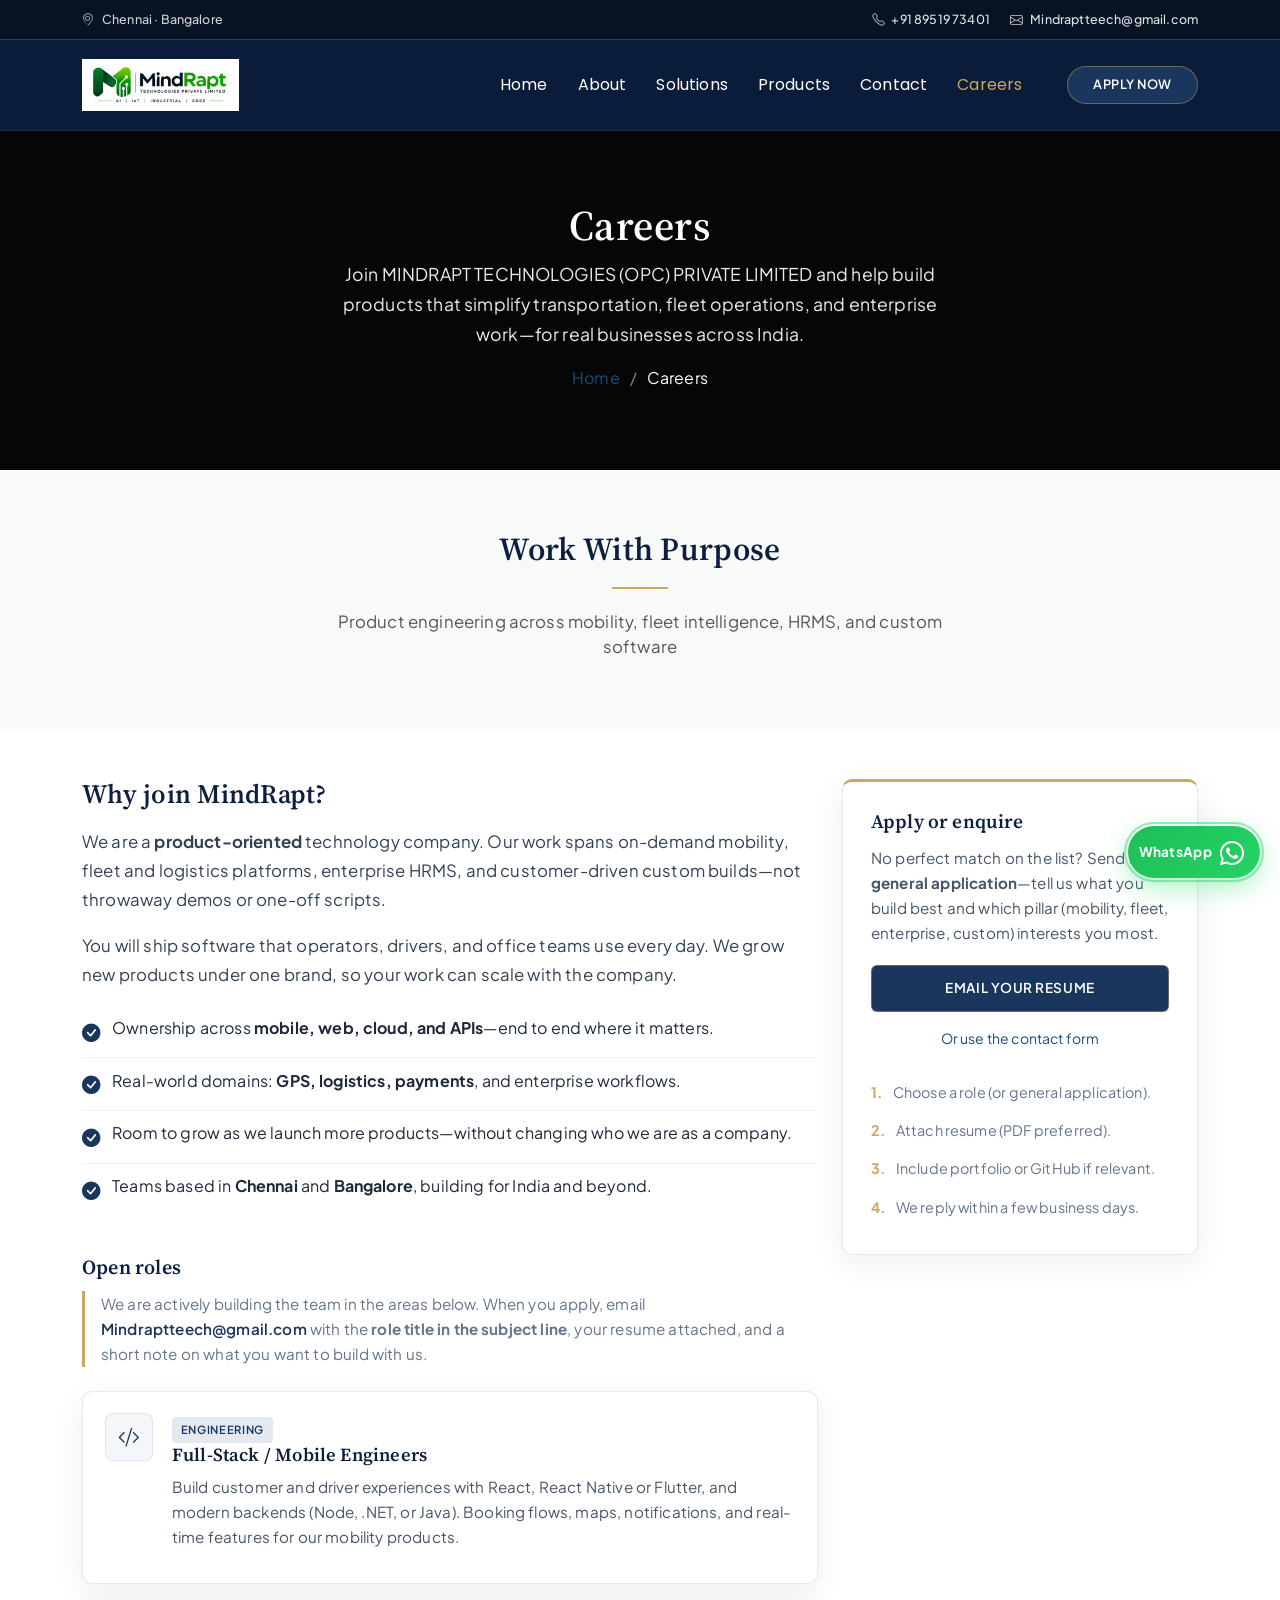
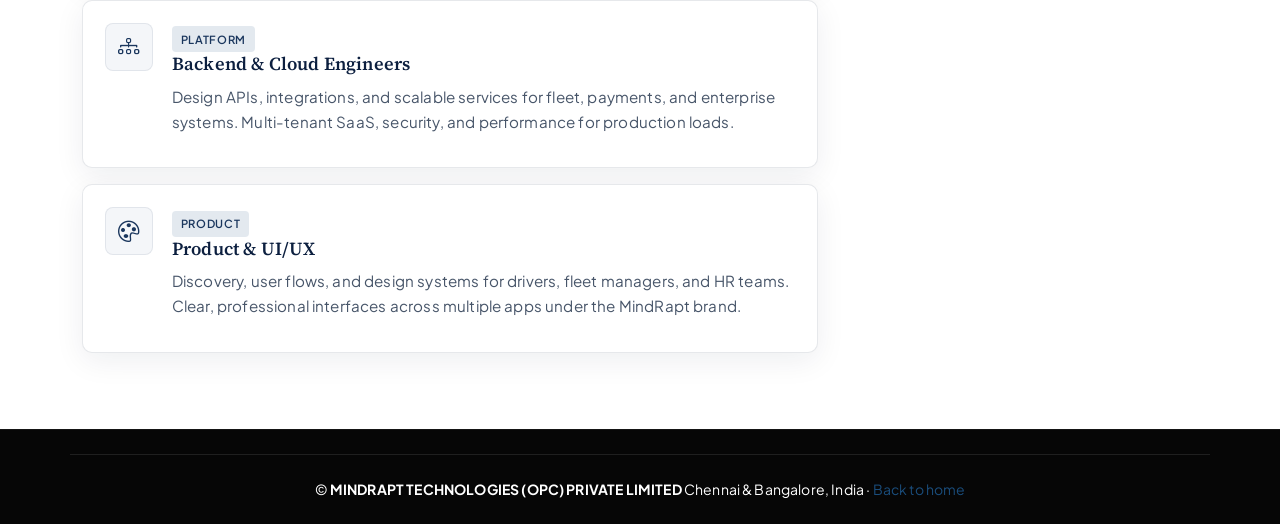
<file: careers.html>
<!DOCTYPE html>
<html lang="en">

<head>
  <meta charset="utf-8">
  <meta content="width=device-width, initial-scale=1.0" name="viewport">
  <title>Careers — MindRapt Technologies</title>
  <meta name="description" content="Join MindRapt Technologies in Chennai and Bangalore. Build mobility, fleet, HRMS, and enterprise software products.">

  <link href="assets/img/favicon.png" rel="icon">
  <link href="assets/img/apple-touch-icon.png" rel="apple-touch-icon">

  <link href="https://fonts.googleapis.com" rel="preconnect">
  <link href="https://fonts.gstatic.com" rel="preconnect" crossorigin>
  <link href="https://fonts.googleapis.com/css2?family=Plus+Jakarta+Sans:ital,wght@0,400;0,500;0,600;0,700;0,800;1,400&family=Poppins:ital,wght@0,400;0,500;0,600;0,700&family=Source+Serif+4:ital,opsz,wght@0,8..60,500;0,8..60,600;0,8..60,700&display=swap" rel="stylesheet">

  <link href="assets/vendor/bootstrap/css/bootstrap.min.css" rel="stylesheet">
  <link href="assets/vendor/bootstrap-icons/bootstrap-icons.css" rel="stylesheet">
  <link href="assets/vendor/aos/aos.css" rel="stylesheet">
  <link href="assets/css/main.css" rel="stylesheet">
  <link href="assets/css/mindrapt.css" rel="stylesheet">
  <link href="assets/css/careers.css" rel="stylesheet">
</head>

<body class="starter-page-page mindrapt-pro careers-page">

  <div class="topbar" id="topbar">
    <div class="container-fluid container-xl d-flex flex-wrap justify-content-between align-items-center gap-2">
      <div class="topbar__meta">
        <span><i class="bi bi-geo-alt"></i> Chennai · Bangalore</span>
      </div>
      <div class="topbar__contact">
        <a href="tel:+918951973401"><i class="bi bi-telephone"></i> +91 89519 73401</a>
        <a href="mailto:Mindraptteech@gmail.com"><i class="bi bi-envelope"></i> Mindraptteech@gmail.com</a>
      </div>
    </div>
  </div>

  <header id="header" class="header d-flex align-items-center fixed-top">
    <div class="container-fluid container-xl position-relative d-flex align-items-center">
      <a href="index.html" class="logo d-flex align-items-center me-auto" aria-label="MindRapt Technologies — Home">
        <img src="assets/img/mindrapt-logo.png" alt="MindRapt Technologies Private Limited" class="logo-img" width="280" height="72">
      </a>
      <nav id="navmenu" class="navmenu">
        <ul>
          <li><a href="index.html#hero">Home</a></li>
          <li><a href="index.html#about">About</a></li>
          <li><a href="index.html#solutions">Solutions</a></li>
          <li><a href="index.html#products">Products</a></li>
          <li><a href="index.html#contact">Contact</a></li>
          <li><a href="careers.html" class="active">Careers</a></li>
          <li class="mobile-nav-cta d-xl-none">
            <a href="index.html#contact" class="mobile-nav-cta__btn">Apply / Enquire</a>
          </li>
        </ul>
        <i class="mobile-nav-toggle d-xl-none bi bi-list" aria-label="Open menu" role="button" tabindex="0"></i>
      </nav>
      <a class="btn-getstarted d-none d-xl-inline-block" href="mailto:Mindraptteech@gmail.com?subject=Career%20Application%20—%20MindRapt">Apply Now</a>
    </div>
  </header>

  <main class="main">

    <div class="page-title dark-background careers-page-title">
      <div class="container position-relative">
        <h1>Careers</h1>
        <p class="careers-lead">Join MINDRAPT TECHNOLOGIES (OPC) PRIVATE LIMITED and help build products that simplify transportation, fleet operations, and enterprise work—for real businesses across India.</p>
        <nav class="breadcrumbs">
          <ol>
            <li><a href="index.html">Home</a></li>
            <li class="current">Careers</li>
          </ol>
        </nav>
      </div>
    </div>

    <section class="section light-background">
      <div class="container section-title" data-aos="fade-up">
        <h2>Work With Purpose</h2>
        <p>Product engineering across mobility, fleet intelligence, HRMS, and custom software</p>
      </div>
    </section>

    <section class="section pt-0">
      <div class="container">
        <div class="row gy-5">
          <div class="col-lg-8 careers-prose" data-aos="fade-up">

            <h2>Why join MindRapt?</h2>
            <p>
              We are a <strong>product-oriented</strong> technology company. Our work spans on-demand mobility, fleet and logistics platforms, enterprise HRMS, and customer-driven custom builds—not throwaway demos or one-off scripts.
            </p>
            <p>
              You will ship software that operators, drivers, and office teams use every day. We grow new products under one brand, so your work can scale with the company.
            </p>

            <ul class="careers-benefits">
              <li>
                <i class="bi bi-check-circle-fill" aria-hidden="true"></i>
                <span>Ownership across <strong>mobile, web, cloud, and APIs</strong>—end to end where it matters.</span>
              </li>
              <li>
                <i class="bi bi-check-circle-fill" aria-hidden="true"></i>
                <span>Real-world domains: <strong>GPS, logistics, payments</strong>, and enterprise workflows.</span>
              </li>
              <li>
                <i class="bi bi-check-circle-fill" aria-hidden="true"></i>
                <span>Room to grow as we launch more products—without changing who we are as a company.</span>
              </li>
              <li>
                <i class="bi bi-check-circle-fill" aria-hidden="true"></i>
                <span>Teams based in <strong>Chennai</strong> and <strong>Bangalore</strong>, building for India and beyond.</span>
              </li>
            </ul>

            <h3 class="careers-subhead">Open roles</h3>
            <p class="careers-note">
              We are actively building the team in the areas below. When you apply, email
              <a href="mailto:Mindraptteech@gmail.com" class="careers-email">Mindraptteech@gmail.com</a>
              with the <strong>role title in the subject line</strong>, your resume attached, and a short note on what you want to build with us.
            </p>

            <article class="career-role-card" data-aos="fade-up" data-aos-delay="50">
              <div class="career-role-card__icon" aria-hidden="true">
                <i class="bi bi-code-slash"></i>
              </div>
              <div class="career-role-card__body">
                <span class="career-role-card__tag">Engineering</span>
                <h3 class="career-role-card__title">Full-Stack / Mobile Engineers</h3>
                <p class="career-role-card__text">
                  Build customer and driver experiences with React, React Native or Flutter, and modern backends (Node, .NET, or Java). Booking flows, maps, notifications, and real-time features for our mobility products.
                </p>
              </div>
            </article>

            <article class="career-role-card" data-aos="fade-up" data-aos-delay="100">
              <div class="career-role-card__icon" aria-hidden="true">
                <i class="bi bi-diagram-3"></i>
              </div>
              <div class="career-role-card__body">
                <span class="career-role-card__tag">Platform</span>
                <h3 class="career-role-card__title">Backend &amp; Cloud Engineers</h3>
                <p class="career-role-card__text">
                  Design APIs, integrations, and scalable services for fleet, payments, and enterprise systems. Multi-tenant SaaS, security, and performance for production loads.
                </p>
              </div>
            </article>

            <article class="career-role-card" data-aos="fade-up" data-aos-delay="150">
              <div class="career-role-card__icon" aria-hidden="true">
                <i class="bi bi-palette"></i>
              </div>
              <div class="career-role-card__body">
                <span class="career-role-card__tag">Product</span>
                <h3 class="career-role-card__title">Product &amp; UI/UX</h3>
                <p class="career-role-card__text">
                  Discovery, user flows, and design systems for drivers, fleet managers, and HR teams. Clear, professional interfaces across multiple apps under the MindRapt brand.
                </p>
              </div>
            </article>

          </div>

          <div class="col-lg-4" data-aos="fade-up" data-aos-delay="100">
            <aside class="careers-sidebar">
              <div class="careers-apply-panel">
                <h4>Apply or enquire</h4>
                <p>
                  No perfect match on the list? Send a <strong>general application</strong>—tell us what you build best and which pillar (mobility, fleet, enterprise, custom) interests you most.
                </p>
                <a href="mailto:Mindraptteech@gmail.com?subject=Career%20Application%20—%20MindRapt%20Technologies" class="btn-careers-apply">Email your resume</a>
                <a href="index.html#contact" class="d-block text-center mt-3 small">Or use the contact form</a>
                <ol class="careers-steps">
                  <li><strong>1.</strong> Choose a role (or general application).</li>
                  <li><strong>2.</strong> Attach resume (PDF preferred).</li>
                  <li><strong>3.</strong> Include portfolio or GitHub if relevant.</li>
                  <li><strong>4.</strong> We reply within a few business days.</li>
                </ol>
              </div>
            </aside>
          </div>
        </div>
      </div>
    </section>

  </main>

  <footer id="footer" class="footer dark-background">
    <div class="container copyright text-center mt-4 py-4">
      <p>© <strong class="sitename">MINDRAPT TECHNOLOGIES (OPC) PRIVATE LIMITED</strong><br class="d-md-none"> Chennai &amp; Bangalore, India · <a href="index.html">Back to home</a></p>
    </div>
  </footer>

  <a href="https://wa.me/918951973401?text=Hi%20MindRapt%20Technologies%2C%20I%20am%20interested%20in%20careers%20at%20" class="whatsapp-float" target="_blank" rel="noopener noreferrer" aria-label="Chat on WhatsApp" title="Chat on WhatsApp">
    <span class="whatsapp-float__pulse" aria-hidden="true"></span>
    <span class="whatsapp-float__text">WhatsApp</span>
    <i class="bi bi-whatsapp"></i>
  </a>

  <a href="#" id="scroll-top" class="scroll-top d-flex align-items-center justify-content-center"><i class="bi bi-arrow-up-short"></i></a>
  <div id="preloader"></div>

  <script src="assets/vendor/bootstrap/js/bootstrap.bundle.min.js"></script>
  <script src="assets/vendor/aos/aos.js"></script>
  <script src="assets/js/main.js"></script>

</body>

</html>
</file>
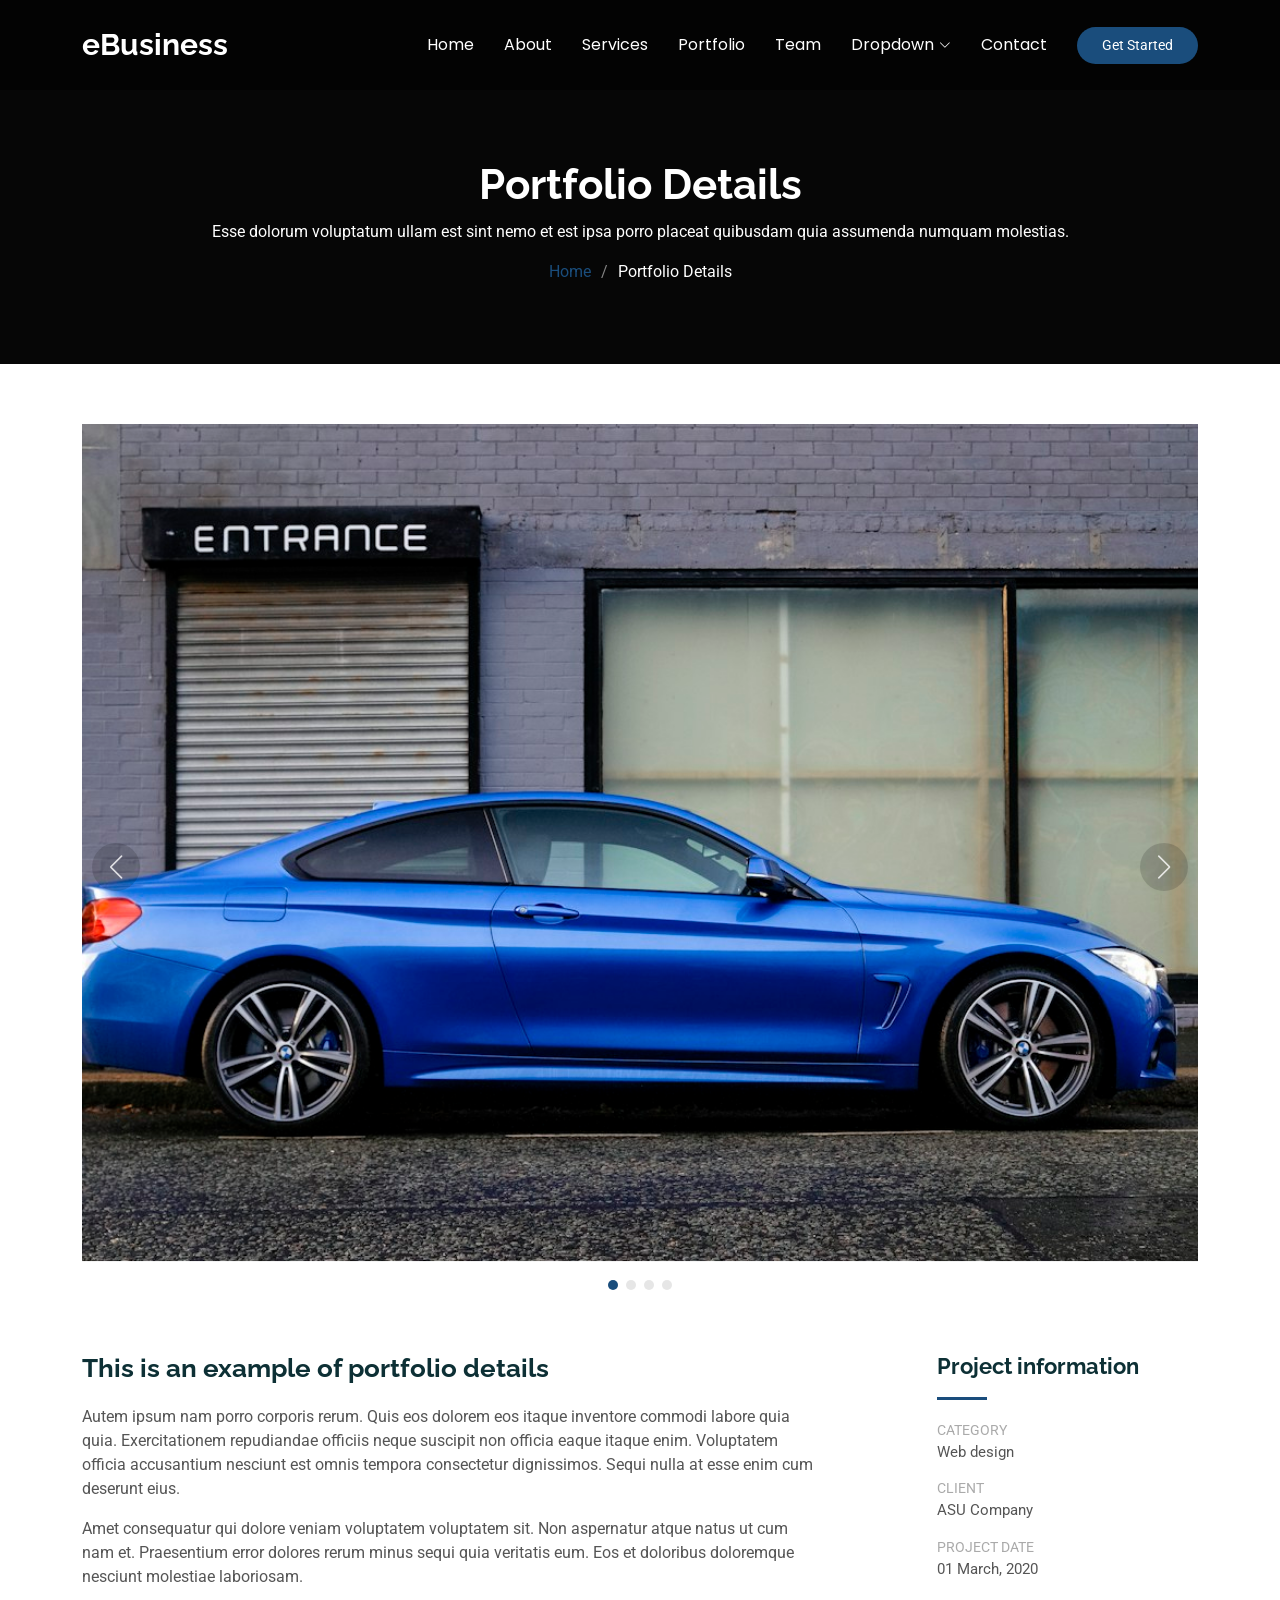
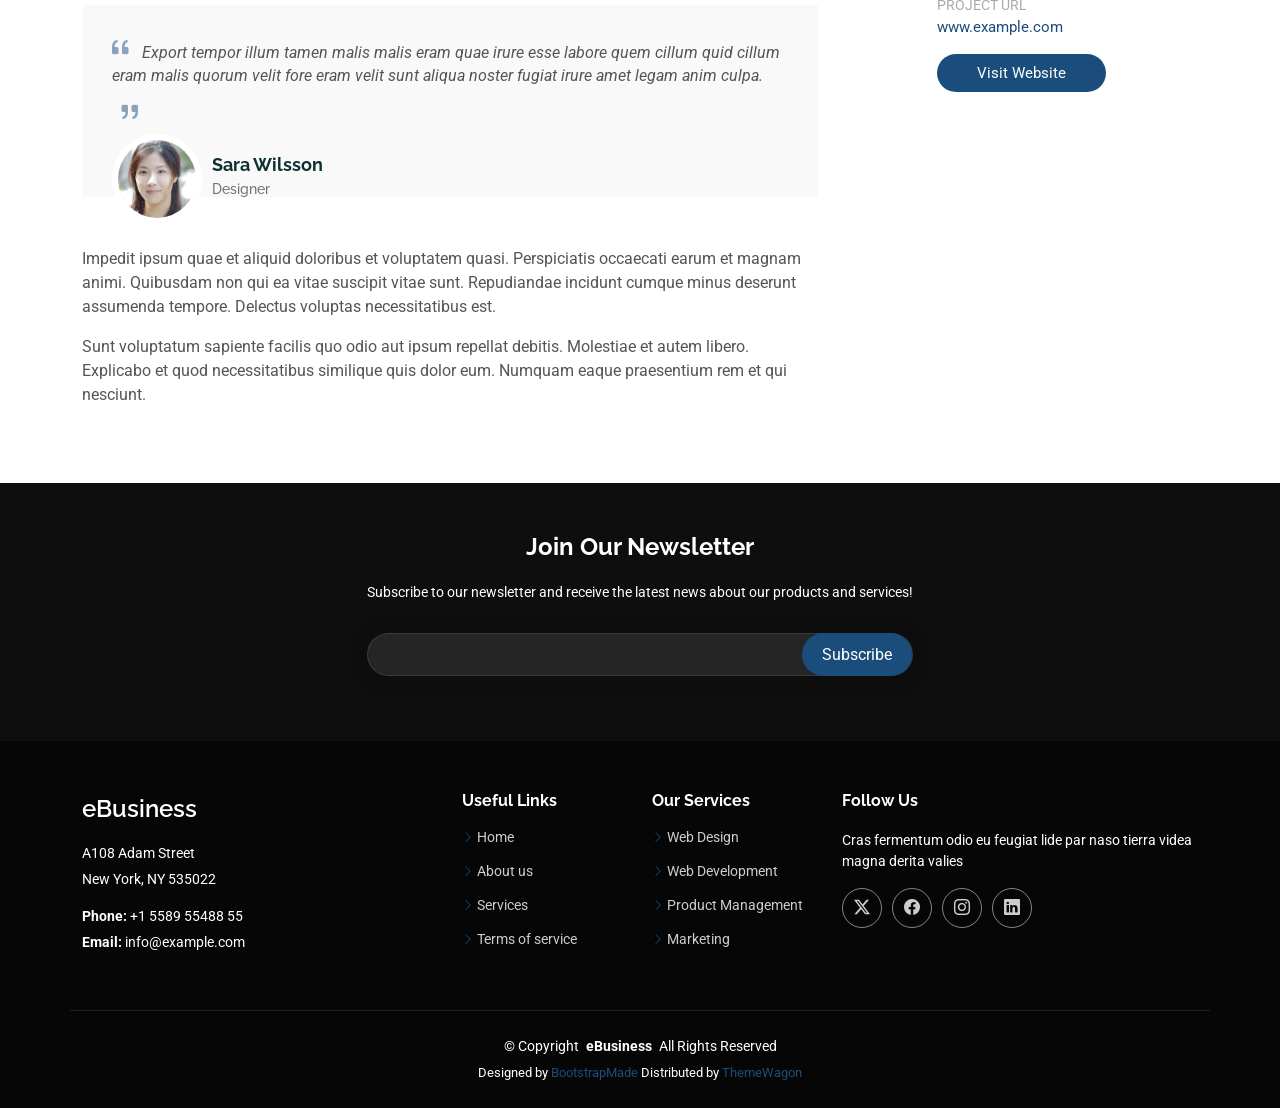
<file: portfolio-details.html>
<!DOCTYPE html>
<html lang="en">

<head>
  <meta charset="utf-8">
  <meta content="width=device-width, initial-scale=1.0" name="viewport">
  <title>Portfolio Details - eBusiness Bootstrap Template</title>
  <meta name="description" content="">
  <meta name="keywords" content="">

  <!-- Favicons -->
  <link href="assets/img/favicon.png" rel="icon">
  <link href="assets/img/apple-touch-icon.png" rel="apple-touch-icon">

  <!-- Fonts -->
  <link href="https://fonts.googleapis.com" rel="preconnect">
  <link href="https://fonts.gstatic.com" rel="preconnect" crossorigin>
  <link href="https://fonts.googleapis.com/css2?family=Roboto:ital,wght@0,100;0,300;0,400;0,500;0,700;0,900;1,100;1,300;1,400;1,500;1,700;1,900&family=Poppins:ital,wght@0,100;0,200;0,300;0,400;0,500;0,600;0,700;0,800;0,900;1,100;1,200;1,300;1,400;1,500;1,600;1,700;1,800;1,900&family=Raleway:ital,wght@0,100;0,200;0,300;0,400;0,500;0,600;0,700;0,800;0,900;1,100;1,200;1,300;1,400;1,500;1,600;1,700;1,800;1,900&display=swap" rel="stylesheet">

  <!-- Vendor CSS Files -->
  <link href="assets/vendor/bootstrap/css/bootstrap.min.css" rel="stylesheet">
  <link href="assets/vendor/bootstrap-icons/bootstrap-icons.css" rel="stylesheet">
  <link href="assets/vendor/aos/aos.css" rel="stylesheet">
  <link href="assets/vendor/glightbox/css/glightbox.min.css" rel="stylesheet">
  <link href="assets/vendor/swiper/swiper-bundle.min.css" rel="stylesheet">

  <!-- Main CSS File -->
  <link href="assets/css/main.css" rel="stylesheet">

  <!-- =======================================================
  * Template Name: eBusiness
  * Template URL: https://bootstrapmade.com/ebusiness-bootstrap-corporate-template/
  * Updated: Aug 07 2024 with Bootstrap v5.3.3
  * Author: BootstrapMade.com
  * License: https://bootstrapmade.com/license/
  ======================================================== -->
</head>

<body class="portfolio-details-page">

  <header id="header" class="header d-flex align-items-center fixed-top">
    <div class="container-fluid container-xl position-relative d-flex align-items-center">

      <a href="index.html" class="logo d-flex align-items-center me-auto">
        <!-- Uncomment the line below if you also wish to use an image logo -->
        <!-- <img src="assets/img/logo.png" alt=""> -->
        <h1 class="sitename">eBusiness</h1>
      </a>

      <nav id="navmenu" class="navmenu">
        <ul>
          <li><a href="#hero">Home</a></li>
          <li><a href="#about">About</a></li>
          <li><a href="#services">Services</a></li>
          <li><a href="#portfolio">Portfolio</a></li>
          <li><a href="#team">Team</a></li>
          <li class="dropdown"><a href="#"><span>Dropdown</span> <i class="bi bi-chevron-down toggle-dropdown"></i></a>
            <ul>
              <li><a href="#">Dropdown 1</a></li>
              <li class="dropdown"><a href="#"><span>Deep Dropdown</span> <i class="bi bi-chevron-down toggle-dropdown"></i></a>
                <ul>
                  <li><a href="#">Deep Dropdown 1</a></li>
                  <li><a href="#">Deep Dropdown 2</a></li>
                  <li><a href="#">Deep Dropdown 3</a></li>
                  <li><a href="#">Deep Dropdown 4</a></li>
                  <li><a href="#">Deep Dropdown 5</a></li>
                </ul>
              </li>
              <li><a href="#">Dropdown 2</a></li>
              <li><a href="#">Dropdown 3</a></li>
              <li><a href="#">Dropdown 4</a></li>
            </ul>
          </li>
          <li><a href="#contact">Contact</a></li>
        </ul>
        <i class="mobile-nav-toggle d-xl-none bi bi-list"></i>
      </nav>

      <a class="btn-getstarted" href="index.html#about">Get Started</a>

    </div>
  </header>

  <main class="main">

    <!-- Page Title -->
    <div class="page-title dark-background">
      <div class="container position-relative">
        <h1>Portfolio Details</h1>
        <p>Esse dolorum voluptatum ullam est sint nemo et est ipsa porro placeat quibusdam quia assumenda numquam molestias.</p>
        <nav class="breadcrumbs">
          <ol>
            <li><a href="index.html">Home</a></li>
            <li class="current">Portfolio Details</li>
          </ol>
        </nav>
      </div>
    </div><!-- End Page Title -->

    <!-- Portfolio Details Section -->
    <section id="portfolio-details" class="portfolio-details section">

      <div class="container" data-aos="fade-up">

        <div class="portfolio-details-slider swiper init-swiper">
          <script type="application/json" class="swiper-config">
            {
              "loop": true,
              "speed": 600,
              "autoplay": {
                "delay": 5000
              },
              "slidesPerView": "auto",
              "navigation": {
                "nextEl": ".swiper-button-next",
                "prevEl": ".swiper-button-prev"
              },
              "pagination": {
                "el": ".swiper-pagination",
                "type": "bullets",
                "clickable": true
              }
            }
          </script>
          <div class="swiper-wrapper align-items-center">

            <div class="swiper-slide">
              <img src="assets/img/portfolio/app-1.jpg" alt="">
            </div>

            <div class="swiper-slide">
              <img src="assets/img/portfolio/product-1.jpg" alt="">
            </div>

            <div class="swiper-slide">
              <img src="assets/img/portfolio/branding-1.jpg" alt="">
            </div>

            <div class="swiper-slide">
              <img src="assets/img/portfolio/books-1.jpg" alt="">
            </div>

          </div>
          <div class="swiper-button-prev"></div>
          <div class="swiper-button-next"></div>
          <div class="swiper-pagination"></div>
        </div>

        <div class="row justify-content-between gy-4 mt-4">

          <div class="col-lg-8" data-aos="fade-up">
            <div class="portfolio-description">
              <h2>This is an example of portfolio details</h2>
              <p>
                Autem ipsum nam porro corporis rerum. Quis eos dolorem eos itaque inventore commodi labore quia quia. Exercitationem repudiandae officiis neque suscipit non officia eaque itaque enim. Voluptatem officia accusantium nesciunt est omnis tempora consectetur dignissimos. Sequi nulla at esse enim cum deserunt eius.
              </p>
              <p>
                Amet consequatur qui dolore veniam voluptatem voluptatem sit. Non aspernatur atque natus ut cum nam et. Praesentium error dolores rerum minus sequi quia veritatis eum. Eos et doloribus doloremque nesciunt molestiae laboriosam.
              </p>

              <div class="testimonial-item">
                <p>
                  <i class="bi bi-quote quote-icon-left"></i>
                  <span>Export tempor illum tamen malis malis eram quae irure esse labore quem cillum quid cillum eram malis quorum velit fore eram velit sunt aliqua noster fugiat irure amet legam anim culpa.</span>
                  <i class="bi bi-quote quote-icon-right"></i>
                </p>
                <div>
                  <img src="assets/img/testimonials/testimonials-2.jpg" class="testimonial-img" alt="">
                  <h3>Sara Wilsson</h3>
                  <h4>Designer</h4>
                </div>
              </div>

              <p>
                Impedit ipsum quae et aliquid doloribus et voluptatem quasi. Perspiciatis occaecati earum et magnam animi. Quibusdam non qui ea vitae suscipit vitae sunt. Repudiandae incidunt cumque minus deserunt assumenda tempore. Delectus voluptas necessitatibus est.
              </p>

              <p>
                Sunt voluptatum sapiente facilis quo odio aut ipsum repellat debitis. Molestiae et autem libero. Explicabo et quod necessitatibus similique quis dolor eum. Numquam eaque praesentium rem et qui nesciunt.
              </p>

            </div>
          </div>

          <div class="col-lg-3" data-aos="fade-up" data-aos-delay="100">
            <div class="portfolio-info">
              <h3>Project information</h3>
              <ul>
                <li><strong>Category</strong> Web design</li>
                <li><strong>Client</strong> ASU Company</li>
                <li><strong>Project date</strong> 01 March, 2020</li>
                <li><strong>Project URL</strong> <a href="#">www.example.com</a></li>
                <li><a href="#" class="btn-visit align-self-start">Visit Website</a></li>
              </ul>
            </div>
          </div>

        </div>

      </div>

    </section><!-- /Portfolio Details Section -->

  </main>

  <footer id="footer" class="footer dark-background">

    <div class="footer-newsletter">
      <div class="container">
        <div class="row justify-content-center text-center">
          <div class="col-lg-6">
            <h4>Join Our Newsletter</h4>
            <p>Subscribe to our newsletter and receive the latest news about our products and services!</p>
            <form action="forms/newsletter.php" method="post" class="php-email-form">
              <div class="newsletter-form"><input type="email" name="email"><input type="submit" value="Subscribe"></div>
              <div class="loading">Loading</div>
              <div class="error-message"></div>
              <div class="sent-message">Your subscription request has been sent. Thank you!</div>
            </form>
          </div>
        </div>
      </div>
    </div>

    <div class="container footer-top">
      <div class="row gy-4">
        <div class="col-lg-4 col-md-6 footer-about">
          <a href="index.html" class="d-flex align-items-center">
            <span class="sitename">eBusiness</span>
          </a>
          <div class="footer-contact pt-3">
            <p>A108 Adam Street</p>
            <p>New York, NY 535022</p>
            <p class="mt-3"><strong>Phone:</strong> <span>+1 5589 55488 55</span></p>
            <p><strong>Email:</strong> <span>info@example.com</span></p>
          </div>
        </div>

        <div class="col-lg-2 col-md-3 footer-links">
          <h4>Useful Links</h4>
          <ul>
            <li><i class="bi bi-chevron-right"></i> <a href="#">Home</a></li>
            <li><i class="bi bi-chevron-right"></i> <a href="#">About us</a></li>
            <li><i class="bi bi-chevron-right"></i> <a href="#">Services</a></li>
            <li><i class="bi bi-chevron-right"></i> <a href="#">Terms of service</a></li>
          </ul>
        </div>

        <div class="col-lg-2 col-md-3 footer-links">
          <h4>Our Services</h4>
          <ul>
            <li><i class="bi bi-chevron-right"></i> <a href="#">Web Design</a></li>
            <li><i class="bi bi-chevron-right"></i> <a href="#">Web Development</a></li>
            <li><i class="bi bi-chevron-right"></i> <a href="#">Product Management</a></li>
            <li><i class="bi bi-chevron-right"></i> <a href="#">Marketing</a></li>
          </ul>
        </div>

        <div class="col-lg-4 col-md-12">
          <h4>Follow Us</h4>
          <p>Cras fermentum odio eu feugiat lide par naso tierra videa magna derita valies</p>
          <div class="social-links d-flex">
            <a href=""><i class="bi bi-twitter-x"></i></a>
            <a href=""><i class="bi bi-facebook"></i></a>
            <a href=""><i class="bi bi-instagram"></i></a>
            <a href=""><i class="bi bi-linkedin"></i></a>
          </div>
        </div>

      </div>
    </div>

    <div class="container copyright text-center mt-4">
      <p>© <span>Copyright</span> <strong class="px-1 sitename">eBusiness</strong> <span>All Rights Reserved</span></p>
      <div class="credits">
        <!-- All the links in the footer should remain intact. -->
        <!-- You can delete the links only if you've purchased the pro version. -->
        <!-- Licensing information: https://bootstrapmade.com/license/ -->
        <!-- Purchase the pro version with working PHP/AJAX contact form: [buy-url] -->
        Designed by <a href="https://bootstrapmade.com/">BootstrapMade</a> Distributed by <a href="https://themewagon.com" target="_blank">ThemeWagon</a>
      </div>
    </div>

  </footer>

  <!-- Scroll Top -->
  <a href="#" id="scroll-top" class="scroll-top d-flex align-items-center justify-content-center"><i class="bi bi-arrow-up-short"></i></a>

  <!-- Preloader -->
  <div id="preloader"></div>

  <!-- Vendor JS Files -->
  <script src="assets/vendor/bootstrap/js/bootstrap.bundle.min.js"></script>
  <script src="assets/vendor/php-email-form/validate.js"></script>
  <script src="assets/vendor/aos/aos.js"></script>
  <script src="assets/vendor/glightbox/js/glightbox.min.js"></script>
  <script src="assets/vendor/imagesloaded/imagesloaded.pkgd.min.js"></script>
  <script src="assets/vendor/isotope-layout/isotope.pkgd.min.js"></script>
  <script src="assets/vendor/swiper/swiper-bundle.min.js"></script>

  <!-- Main JS File -->
  <script src="assets/js/main.js"></script>

</body>

</html>
</file>
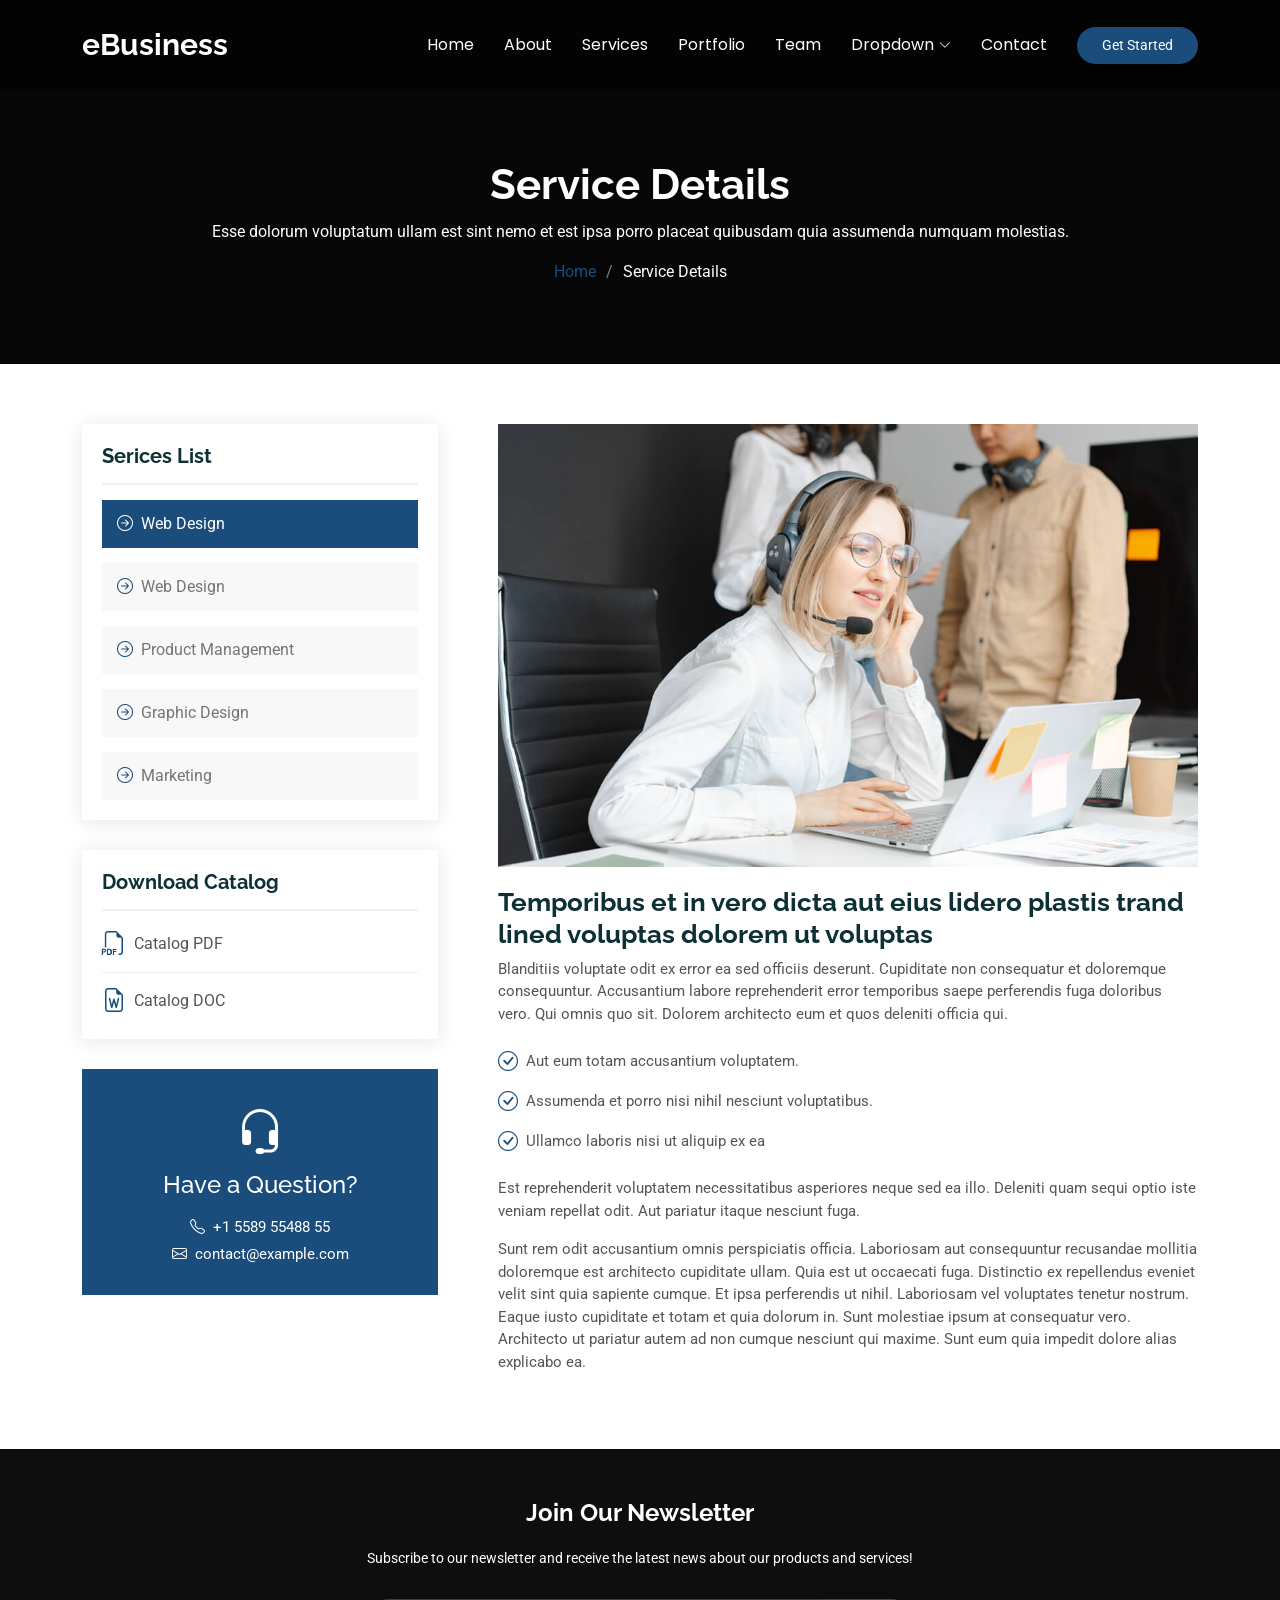
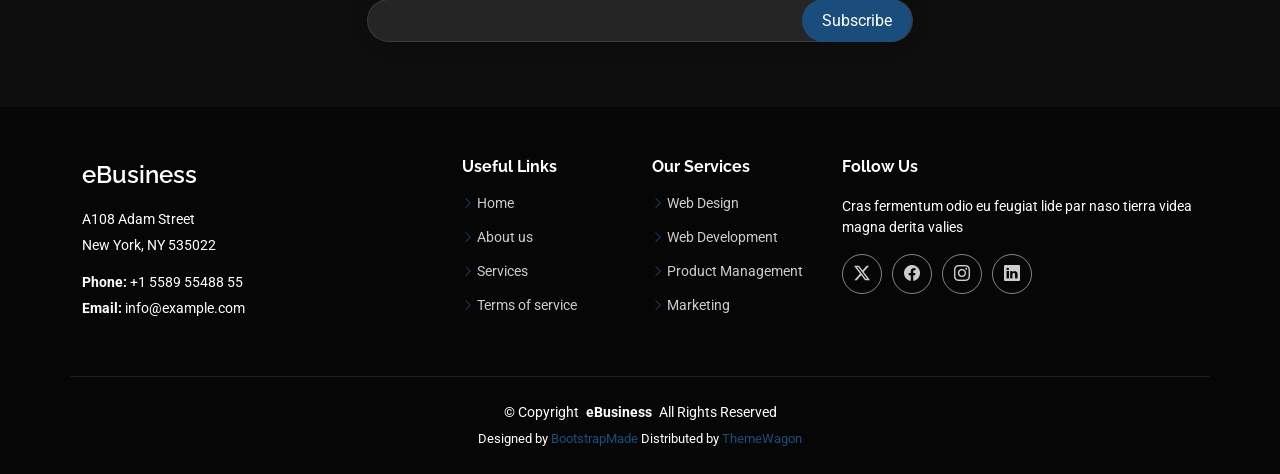
<file: service-details.html>
<!DOCTYPE html>
<html lang="en">

<head>
  <meta charset="utf-8">
  <meta content="width=device-width, initial-scale=1.0" name="viewport">
  <title>Service Details - eBusiness Bootstrap Template</title>
  <meta name="description" content="">
  <meta name="keywords" content="">

  <!-- Favicons -->
  <link href="assets/img/favicon.png" rel="icon">
  <link href="assets/img/apple-touch-icon.png" rel="apple-touch-icon">

  <!-- Fonts -->
  <link href="https://fonts.googleapis.com" rel="preconnect">
  <link href="https://fonts.gstatic.com" rel="preconnect" crossorigin>
  <link href="https://fonts.googleapis.com/css2?family=Roboto:ital,wght@0,100;0,300;0,400;0,500;0,700;0,900;1,100;1,300;1,400;1,500;1,700;1,900&family=Poppins:ital,wght@0,100;0,200;0,300;0,400;0,500;0,600;0,700;0,800;0,900;1,100;1,200;1,300;1,400;1,500;1,600;1,700;1,800;1,900&family=Raleway:ital,wght@0,100;0,200;0,300;0,400;0,500;0,600;0,700;0,800;0,900;1,100;1,200;1,300;1,400;1,500;1,600;1,700;1,800;1,900&display=swap" rel="stylesheet">

  <!-- Vendor CSS Files -->
  <link href="assets/vendor/bootstrap/css/bootstrap.min.css" rel="stylesheet">
  <link href="assets/vendor/bootstrap-icons/bootstrap-icons.css" rel="stylesheet">
  <link href="assets/vendor/aos/aos.css" rel="stylesheet">
  <link href="assets/vendor/glightbox/css/glightbox.min.css" rel="stylesheet">
  <link href="assets/vendor/swiper/swiper-bundle.min.css" rel="stylesheet">

  <!-- Main CSS File -->
  <link href="assets/css/main.css" rel="stylesheet">

  <!-- =======================================================
  * Template Name: eBusiness
  * Template URL: https://bootstrapmade.com/ebusiness-bootstrap-corporate-template/
  * Updated: Aug 07 2024 with Bootstrap v5.3.3
  * Author: BootstrapMade.com
  * License: https://bootstrapmade.com/license/
  ======================================================== -->
</head>

<body class="service-details-page">

  <header id="header" class="header d-flex align-items-center fixed-top">
    <div class="container-fluid container-xl position-relative d-flex align-items-center">

      <a href="index.html" class="logo d-flex align-items-center me-auto">
        <!-- Uncomment the line below if you also wish to use an image logo -->
        <!-- <img src="assets/img/logo.png" alt=""> -->
        <h1 class="sitename">eBusiness</h1>
      </a>

      <nav id="navmenu" class="navmenu">
        <ul>
          <li><a href="#hero">Home</a></li>
          <li><a href="#about">About</a></li>
          <li><a href="#services">Services</a></li>
          <li><a href="#portfolio">Portfolio</a></li>
          <li><a href="#team">Team</a></li>
          <li class="dropdown"><a href="#"><span>Dropdown</span> <i class="bi bi-chevron-down toggle-dropdown"></i></a>
            <ul>
              <li><a href="#">Dropdown 1</a></li>
              <li class="dropdown"><a href="#"><span>Deep Dropdown</span> <i class="bi bi-chevron-down toggle-dropdown"></i></a>
                <ul>
                  <li><a href="#">Deep Dropdown 1</a></li>
                  <li><a href="#">Deep Dropdown 2</a></li>
                  <li><a href="#">Deep Dropdown 3</a></li>
                  <li><a href="#">Deep Dropdown 4</a></li>
                  <li><a href="#">Deep Dropdown 5</a></li>
                </ul>
              </li>
              <li><a href="#">Dropdown 2</a></li>
              <li><a href="#">Dropdown 3</a></li>
              <li><a href="#">Dropdown 4</a></li>
            </ul>
          </li>
          <li><a href="#contact">Contact</a></li>
        </ul>
        <i class="mobile-nav-toggle d-xl-none bi bi-list"></i>
      </nav>

      <a class="btn-getstarted" href="index.html#about">Get Started</a>

    </div>
  </header>

  <main class="main">

    <!-- Page Title -->
    <div class="page-title dark-background">
      <div class="container position-relative">
        <h1>Service Details</h1>
        <p>Esse dolorum voluptatum ullam est sint nemo et est ipsa porro placeat quibusdam quia assumenda numquam molestias.</p>
        <nav class="breadcrumbs">
          <ol>
            <li><a href="index.html">Home</a></li>
            <li class="current">Service Details</li>
          </ol>
        </nav>
      </div>
    </div><!-- End Page Title -->

    <!-- Service Details Section -->
    <section id="service-details" class="service-details section">

      <div class="container">

        <div class="row gy-5">

          <div class="col-lg-4" data-aos="fade-up" data-aos-delay="100">

            <div class="service-box">
              <h4>Serices List</h4>
              <div class="services-list">
                <a href="#" class="active"><i class="bi bi-arrow-right-circle"></i><span>Web Design</span></a>
                <a href="#"><i class="bi bi-arrow-right-circle"></i><span>Web Design</span></a>
                <a href="#"><i class="bi bi-arrow-right-circle"></i><span>Product Management</span></a>
                <a href="#"><i class="bi bi-arrow-right-circle"></i><span>Graphic Design</span></a>
                <a href="#"><i class="bi bi-arrow-right-circle"></i><span>Marketing</span></a>
              </div>
            </div><!-- End Services List -->

            <div class="service-box">
              <h4>Download Catalog</h4>
              <div class="download-catalog">
                <a href="#"><i class="bi bi-filetype-pdf"></i><span>Catalog PDF</span></a>
                <a href="#"><i class="bi bi-file-earmark-word"></i><span>Catalog DOC</span></a>
              </div>
            </div><!-- End Services List -->

            <div class="help-box d-flex flex-column justify-content-center align-items-center">
              <i class="bi bi-headset help-icon"></i>
              <h4>Have a Question?</h4>
              <p class="d-flex align-items-center mt-2 mb-0"><i class="bi bi-telephone me-2"></i> <span>+1 5589 55488 55</span></p>
              <p class="d-flex align-items-center mt-1 mb-0"><i class="bi bi-envelope me-2"></i> <a href="mailto:contact@example.com">contact@example.com</a></p>
            </div>

          </div>

          <div class="col-lg-8 ps-lg-5" data-aos="fade-up" data-aos-delay="200">
            <img src="assets/img/services.jpg" alt="" class="img-fluid services-img">
            <h3>Temporibus et in vero dicta aut eius lidero plastis trand lined voluptas dolorem ut voluptas</h3>
            <p>
              Blanditiis voluptate odit ex error ea sed officiis deserunt. Cupiditate non consequatur et doloremque consequuntur. Accusantium labore reprehenderit error temporibus saepe perferendis fuga doloribus vero. Qui omnis quo sit. Dolorem architecto eum et quos deleniti officia qui.
            </p>
            <ul>
              <li><i class="bi bi-check-circle"></i> <span>Aut eum totam accusantium voluptatem.</span></li>
              <li><i class="bi bi-check-circle"></i> <span>Assumenda et porro nisi nihil nesciunt voluptatibus.</span></li>
              <li><i class="bi bi-check-circle"></i> <span>Ullamco laboris nisi ut aliquip ex ea</span></li>
            </ul>
            <p>
              Est reprehenderit voluptatem necessitatibus asperiores neque sed ea illo. Deleniti quam sequi optio iste veniam repellat odit. Aut pariatur itaque nesciunt fuga.
            </p>
            <p>
              Sunt rem odit accusantium omnis perspiciatis officia. Laboriosam aut consequuntur recusandae mollitia doloremque est architecto cupiditate ullam. Quia est ut occaecati fuga. Distinctio ex repellendus eveniet velit sint quia sapiente cumque. Et ipsa perferendis ut nihil. Laboriosam vel voluptates tenetur nostrum. Eaque iusto cupiditate et totam et quia dolorum in. Sunt molestiae ipsum at consequatur vero. Architecto ut pariatur autem ad non cumque nesciunt qui maxime. Sunt eum quia impedit dolore alias explicabo ea.
            </p>
          </div>

        </div>

      </div>

    </section><!-- /Service Details Section -->

  </main>

  <footer id="footer" class="footer dark-background">

    <div class="footer-newsletter">
      <div class="container">
        <div class="row justify-content-center text-center">
          <div class="col-lg-6">
            <h4>Join Our Newsletter</h4>
            <p>Subscribe to our newsletter and receive the latest news about our products and services!</p>
            <form action="forms/newsletter.php" method="post" class="php-email-form">
              <div class="newsletter-form"><input type="email" name="email"><input type="submit" value="Subscribe"></div>
              <div class="loading">Loading</div>
              <div class="error-message"></div>
              <div class="sent-message">Your subscription request has been sent. Thank you!</div>
            </form>
          </div>
        </div>
      </div>
    </div>

    <div class="container footer-top">
      <div class="row gy-4">
        <div class="col-lg-4 col-md-6 footer-about">
          <a href="index.html" class="d-flex align-items-center">
            <span class="sitename">eBusiness</span>
          </a>
          <div class="footer-contact pt-3">
            <p>A108 Adam Street</p>
            <p>New York, NY 535022</p>
            <p class="mt-3"><strong>Phone:</strong> <span>+1 5589 55488 55</span></p>
            <p><strong>Email:</strong> <span>info@example.com</span></p>
          </div>
        </div>

        <div class="col-lg-2 col-md-3 footer-links">
          <h4>Useful Links</h4>
          <ul>
            <li><i class="bi bi-chevron-right"></i> <a href="#">Home</a></li>
            <li><i class="bi bi-chevron-right"></i> <a href="#">About us</a></li>
            <li><i class="bi bi-chevron-right"></i> <a href="#">Services</a></li>
            <li><i class="bi bi-chevron-right"></i> <a href="#">Terms of service</a></li>
          </ul>
        </div>

        <div class="col-lg-2 col-md-3 footer-links">
          <h4>Our Services</h4>
          <ul>
            <li><i class="bi bi-chevron-right"></i> <a href="#">Web Design</a></li>
            <li><i class="bi bi-chevron-right"></i> <a href="#">Web Development</a></li>
            <li><i class="bi bi-chevron-right"></i> <a href="#">Product Management</a></li>
            <li><i class="bi bi-chevron-right"></i> <a href="#">Marketing</a></li>
          </ul>
        </div>

        <div class="col-lg-4 col-md-12">
          <h4>Follow Us</h4>
          <p>Cras fermentum odio eu feugiat lide par naso tierra videa magna derita valies</p>
          <div class="social-links d-flex">
            <a href=""><i class="bi bi-twitter-x"></i></a>
            <a href=""><i class="bi bi-facebook"></i></a>
            <a href=""><i class="bi bi-instagram"></i></a>
            <a href=""><i class="bi bi-linkedin"></i></a>
          </div>
        </div>

      </div>
    </div>

    <div class="container copyright text-center mt-4">
      <p>© <span>Copyright</span> <strong class="px-1 sitename">eBusiness</strong> <span>All Rights Reserved</span></p>
      <div class="credits">
        <!-- All the links in the footer should remain intact. -->
        <!-- You can delete the links only if you've purchased the pro version. -->
        <!-- Licensing information: https://bootstrapmade.com/license/ -->
        <!-- Purchase the pro version with working PHP/AJAX contact form: [buy-url] -->
        Designed by <a href="https://bootstrapmade.com/">BootstrapMade</a> Distributed by <a href="https://themewagon.com" target="_blank">ThemeWagon</a>
      </div>
    </div>

  </footer>

  <!-- Scroll Top -->
  <a href="#" id="scroll-top" class="scroll-top d-flex align-items-center justify-content-center"><i class="bi bi-arrow-up-short"></i></a>

  <!-- Preloader -->
  <div id="preloader"></div>

  <!-- Vendor JS Files -->
  <script src="assets/vendor/bootstrap/js/bootstrap.bundle.min.js"></script>
  <script src="assets/vendor/php-email-form/validate.js"></script>
  <script src="assets/vendor/aos/aos.js"></script>
  <script src="assets/vendor/glightbox/js/glightbox.min.js"></script>
  <script src="assets/vendor/imagesloaded/imagesloaded.pkgd.min.js"></script>
  <script src="assets/vendor/isotope-layout/isotope.pkgd.min.js"></script>
  <script src="assets/vendor/swiper/swiper-bundle.min.js"></script>

  <!-- Main JS File -->
  <script src="assets/js/main.js"></script>

</body>

</html>
</file>
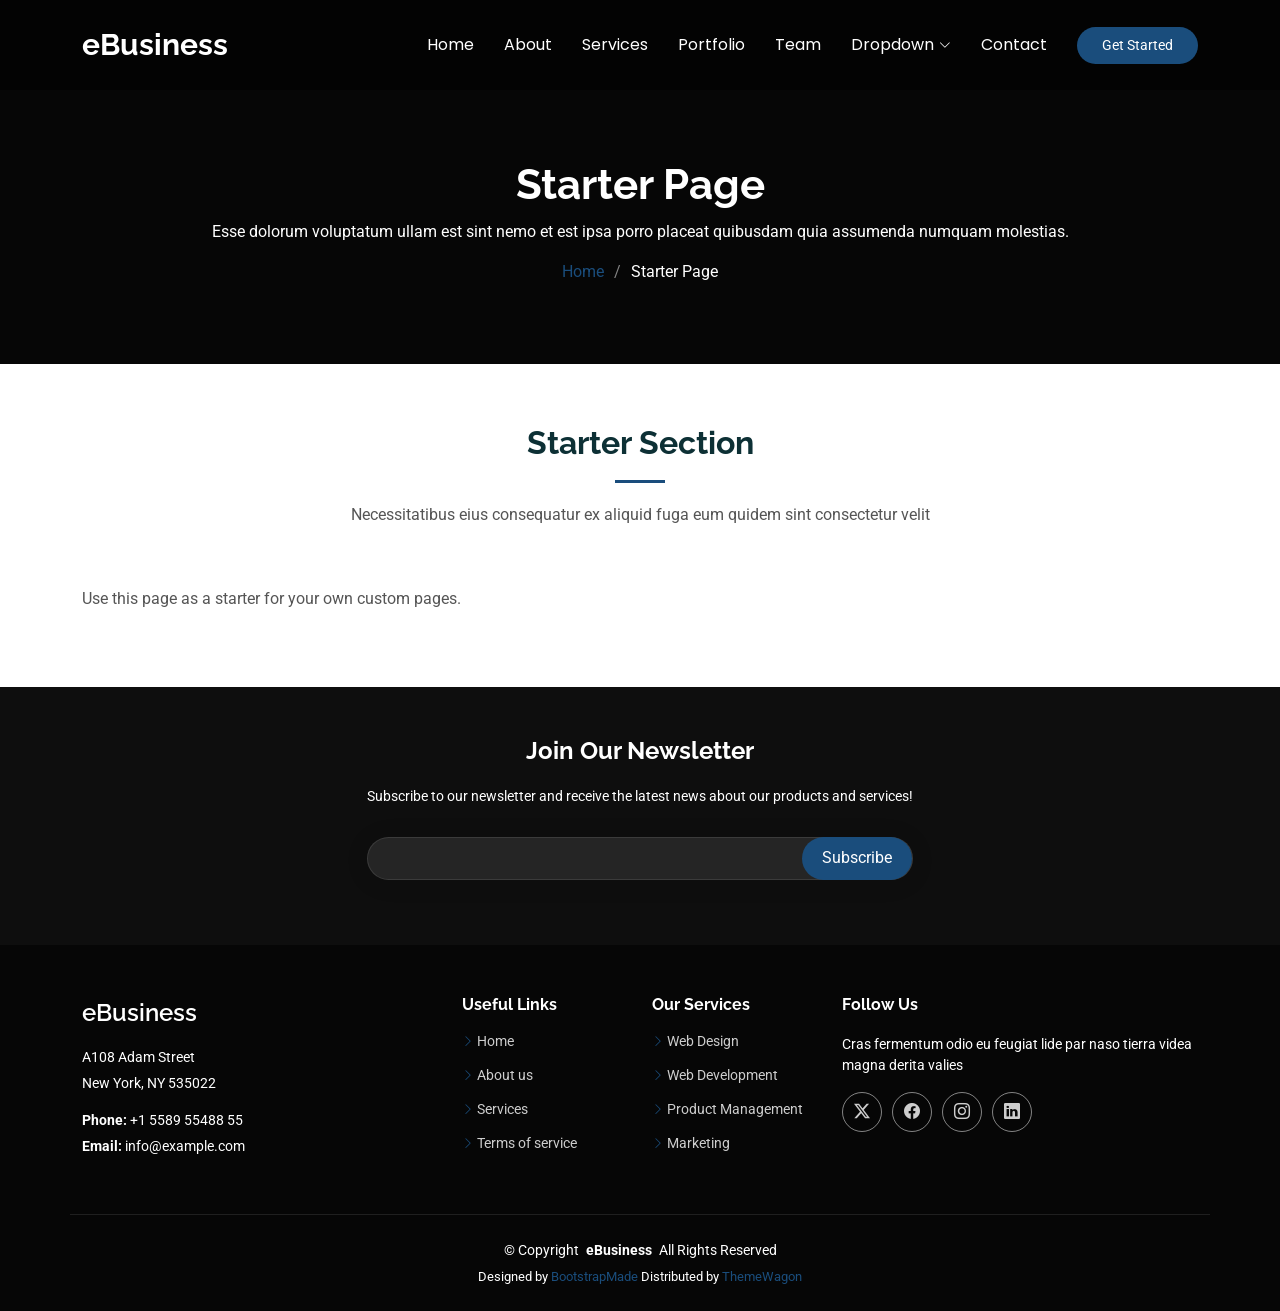
<file: starter-page.html>
<!DOCTYPE html>
<html lang="en">

<head>
  <meta charset="utf-8">
  <meta content="width=device-width, initial-scale=1.0" name="viewport">
  <title>Starter Page - eBusiness Bootstrap Template</title>
  <meta name="description" content="">
  <meta name="keywords" content="">

  <!-- Favicons -->
  <link href="assets/img/favicon.png" rel="icon">
  <link href="assets/img/apple-touch-icon.png" rel="apple-touch-icon">

  <!-- Fonts -->
  <link href="https://fonts.googleapis.com" rel="preconnect">
  <link href="https://fonts.gstatic.com" rel="preconnect" crossorigin>
  <link href="https://fonts.googleapis.com/css2?family=Roboto:ital,wght@0,100;0,300;0,400;0,500;0,700;0,900;1,100;1,300;1,400;1,500;1,700;1,900&family=Poppins:ital,wght@0,100;0,200;0,300;0,400;0,500;0,600;0,700;0,800;0,900;1,100;1,200;1,300;1,400;1,500;1,600;1,700;1,800;1,900&family=Raleway:ital,wght@0,100;0,200;0,300;0,400;0,500;0,600;0,700;0,800;0,900;1,100;1,200;1,300;1,400;1,500;1,600;1,700;1,800;1,900&display=swap" rel="stylesheet">

  <!-- Vendor CSS Files -->
  <link href="assets/vendor/bootstrap/css/bootstrap.min.css" rel="stylesheet">
  <link href="assets/vendor/bootstrap-icons/bootstrap-icons.css" rel="stylesheet">
  <link href="assets/vendor/aos/aos.css" rel="stylesheet">
  <link href="assets/vendor/glightbox/css/glightbox.min.css" rel="stylesheet">
  <link href="assets/vendor/swiper/swiper-bundle.min.css" rel="stylesheet">

  <!-- Main CSS File -->
  <link href="assets/css/main.css" rel="stylesheet">

  <!-- =======================================================
  * Template Name: eBusiness
  * Template URL: https://bootstrapmade.com/ebusiness-bootstrap-corporate-template/
  * Updated: Aug 07 2024 with Bootstrap v5.3.3
  * Author: BootstrapMade.com
  * License: https://bootstrapmade.com/license/
  ======================================================== -->
</head>

<body class="starter-page-page">

  <header id="header" class="header d-flex align-items-center fixed-top">
    <div class="container-fluid container-xl position-relative d-flex align-items-center">

      <a href="index.html" class="logo d-flex align-items-center me-auto">
        <!-- Uncomment the line below if you also wish to use an image logo -->
        <!-- <img src="assets/img/logo.png" alt=""> -->
        <h1 class="sitename">eBusiness</h1>
      </a>

      <nav id="navmenu" class="navmenu">
        <ul>
          <li><a href="#hero">Home</a></li>
          <li><a href="#about">About</a></li>
          <li><a href="#services">Services</a></li>
          <li><a href="#portfolio">Portfolio</a></li>
          <li><a href="#team">Team</a></li>
          <li class="dropdown"><a href="#"><span>Dropdown</span> <i class="bi bi-chevron-down toggle-dropdown"></i></a>
            <ul>
              <li><a href="#">Dropdown 1</a></li>
              <li class="dropdown"><a href="#"><span>Deep Dropdown</span> <i class="bi bi-chevron-down toggle-dropdown"></i></a>
                <ul>
                  <li><a href="#">Deep Dropdown 1</a></li>
                  <li><a href="#">Deep Dropdown 2</a></li>
                  <li><a href="#">Deep Dropdown 3</a></li>
                  <li><a href="#">Deep Dropdown 4</a></li>
                  <li><a href="#">Deep Dropdown 5</a></li>
                </ul>
              </li>
              <li><a href="#">Dropdown 2</a></li>
              <li><a href="#">Dropdown 3</a></li>
              <li><a href="#">Dropdown 4</a></li>
            </ul>
          </li>
          <li><a href="#contact">Contact</a></li>
        </ul>
        <i class="mobile-nav-toggle d-xl-none bi bi-list"></i>
      </nav>

      <a class="btn-getstarted" href="index.html#about">Get Started</a>

    </div>
  </header>

  <main class="main">

    <!-- Page Title -->
    <div class="page-title dark-background">
      <div class="container position-relative">
        <h1>Starter Page</h1>
        <p>Esse dolorum voluptatum ullam est sint nemo et est ipsa porro placeat quibusdam quia assumenda numquam molestias.</p>
        <nav class="breadcrumbs">
          <ol>
            <li><a href="index.html">Home</a></li>
            <li class="current">Starter Page</li>
          </ol>
        </nav>
      </div>
    </div><!-- End Page Title -->

    <!-- Starter Section Section -->
    <section id="starter-section" class="starter-section section">

      <!-- Section Title -->
      <div class="container section-title" data-aos="fade-up">
        <h2>Starter Section</h2>
        <p>Necessitatibus eius consequatur ex aliquid fuga eum quidem sint consectetur velit</p>
      </div><!-- End Section Title -->

      <div class="container" data-aos="fade-up">
        <p>Use this page as a starter for your own custom pages.</p>
      </div>

    </section><!-- /Starter Section Section -->

  </main>

  <footer id="footer" class="footer dark-background">

    <div class="footer-newsletter">
      <div class="container">
        <div class="row justify-content-center text-center">
          <div class="col-lg-6">
            <h4>Join Our Newsletter</h4>
            <p>Subscribe to our newsletter and receive the latest news about our products and services!</p>
            <form action="forms/newsletter.php" method="post" class="php-email-form">
              <div class="newsletter-form"><input type="email" name="email"><input type="submit" value="Subscribe"></div>
              <div class="loading">Loading</div>
              <div class="error-message"></div>
              <div class="sent-message">Your subscription request has been sent. Thank you!</div>
            </form>
          </div>
        </div>
      </div>
    </div>

    <div class="container footer-top">
      <div class="row gy-4">
        <div class="col-lg-4 col-md-6 footer-about">
          <a href="index.html" class="d-flex align-items-center">
            <span class="sitename">eBusiness</span>
          </a>
          <div class="footer-contact pt-3">
            <p>A108 Adam Street</p>
            <p>New York, NY 535022</p>
            <p class="mt-3"><strong>Phone:</strong> <span>+1 5589 55488 55</span></p>
            <p><strong>Email:</strong> <span>info@example.com</span></p>
          </div>
        </div>

        <div class="col-lg-2 col-md-3 footer-links">
          <h4>Useful Links</h4>
          <ul>
            <li><i class="bi bi-chevron-right"></i> <a href="#">Home</a></li>
            <li><i class="bi bi-chevron-right"></i> <a href="#">About us</a></li>
            <li><i class="bi bi-chevron-right"></i> <a href="#">Services</a></li>
            <li><i class="bi bi-chevron-right"></i> <a href="#">Terms of service</a></li>
          </ul>
        </div>

        <div class="col-lg-2 col-md-3 footer-links">
          <h4>Our Services</h4>
          <ul>
            <li><i class="bi bi-chevron-right"></i> <a href="#">Web Design</a></li>
            <li><i class="bi bi-chevron-right"></i> <a href="#">Web Development</a></li>
            <li><i class="bi bi-chevron-right"></i> <a href="#">Product Management</a></li>
            <li><i class="bi bi-chevron-right"></i> <a href="#">Marketing</a></li>
          </ul>
        </div>

        <div class="col-lg-4 col-md-12">
          <h4>Follow Us</h4>
          <p>Cras fermentum odio eu feugiat lide par naso tierra videa magna derita valies</p>
          <div class="social-links d-flex">
            <a href=""><i class="bi bi-twitter-x"></i></a>
            <a href=""><i class="bi bi-facebook"></i></a>
            <a href=""><i class="bi bi-instagram"></i></a>
            <a href=""><i class="bi bi-linkedin"></i></a>
          </div>
        </div>

      </div>
    </div>

    <div class="container copyright text-center mt-4">
      <p>© <span>Copyright</span> <strong class="px-1 sitename">eBusiness</strong> <span>All Rights Reserved</span></p>
      <div class="credits">
        <!-- All the links in the footer should remain intact. -->
        <!-- You can delete the links only if you've purchased the pro version. -->
        <!-- Licensing information: https://bootstrapmade.com/license/ -->
        <!-- Purchase the pro version with working PHP/AJAX contact form: [buy-url] -->
        Designed by <a href="https://bootstrapmade.com/">BootstrapMade</a> Distributed by <a href="https://themewagon.com" target="_blank">ThemeWagon</a>
      </div>
    </div>

  </footer>

  <!-- Scroll Top -->
  <a href="#" id="scroll-top" class="scroll-top d-flex align-items-center justify-content-center"><i class="bi bi-arrow-up-short"></i></a>

  <!-- Preloader -->
  <div id="preloader"></div>

  <!-- Vendor JS Files -->
  <script src="assets/vendor/bootstrap/js/bootstrap.bundle.min.js"></script>
  <script src="assets/vendor/php-email-form/validate.js"></script>
  <script src="assets/vendor/aos/aos.js"></script>
  <script src="assets/vendor/glightbox/js/glightbox.min.js"></script>
  <script src="assets/vendor/imagesloaded/imagesloaded.pkgd.min.js"></script>
  <script src="assets/vendor/isotope-layout/isotope.pkgd.min.js"></script>
  <script src="assets/vendor/swiper/swiper-bundle.min.js"></script>

  <!-- Main JS File -->
  <script src="assets/js/main.js"></script>

</body>

</html>
</file>
<file: assets/css/mindrapt.css>
/**
 * MindRapt Technology — brand & premium UI overrides
 */

:root {
  --default-font: "Plus Jakarta Sans", system-ui, -apple-system, "Segoe UI", sans-serif;
  --heading-font: "Plus Jakarta Sans", system-ui, sans-serif;
  --serif-font: "Source Serif 4", Georgia, "Times New Roman", serif;
  --nav-font: "Poppins", sans-serif;
  --navy: #0c1f3f;
  --navy-mid: #1a365d;
  --classical-gold: #c9a961;
  --accent-color: #1a4d7c;
  --accent-light: #2d6ba8;
  --heading-color: #0f1d32;
  --nav-hover-color: #c9a961;
  --brand-glow: rgba(26, 77, 124, 0.25);
  --card-radius: 10px;
  --shadow-soft: 0 8px 30px rgba(12, 31, 63, 0.07);
  --shadow-lift: 0 16px 40px rgba(12, 31, 63, 0.1);
  --topbar-height: 40px;
}

body {
  letter-spacing: 0.01em;
  background-color: #fafbfc;
}

/* Corporate top bar */
.mindrapt-pro .topbar {
  position: fixed;
  top: 0;
  left: 0;
  right: 0;
  z-index: 998;
  height: var(--topbar-height);
  display: flex;
  align-items: center;
  background: #071222;
  border-bottom: 1px solid rgba(201, 169, 97, 0.28);
  color: rgba(255, 255, 255, 0.82);
  font-size: 0.78rem;
  font-weight: 500;
}

.mindrapt-pro .topbar a {
  color: rgba(255, 255, 255, 0.88);
  margin-left: 1.15rem;
}

.mindrapt-pro .topbar a:hover {
  color: var(--classical-gold);
}

.mindrapt-pro .topbar i {
  margin-right: 0.35rem;
  opacity: 0.85;
}

.mindrapt-pro .topbar__sep {
  margin: 0 0.75rem;
  opacity: 0.35;
}

.mindrapt-pro .header {
  top: var(--topbar-height);
  --background-color: rgba(12, 31, 63, 0.92);
  border-bottom: 1px solid rgba(255, 255, 255, 0.06);
}

@media (min-width: 992px) {
  .mindrapt-pro .page-title {
    padding-top: 200px;
  }
}

@media (max-width: 991px) {
  .mindrapt-pro .topbar {
    display: none !important;
  }

  .mindrapt-pro .header {
    top: 0;
  }
}

/* Header — glass effect on scroll */
.scrolled .header {
  --background-color: rgba(8, 15, 30, 0.82);
  backdrop-filter: blur(12px);
  -webkit-backdrop-filter: blur(12px);
  border-bottom: 1px solid rgba(255, 255, 255, 0.06);
}

.header .btn-getstarted {
  background: var(--navy-mid);
  border: 1px solid rgba(201, 169, 97, 0.45);
  font-weight: 600;
  letter-spacing: 0.04em;
  text-transform: uppercase;
  font-size: 0.8rem;
  box-shadow: none;
}

.header .btn-getstarted:hover {
  background: var(--navy);
  border-color: var(--classical-gold);
  color: #fff;
}

/* Company logo */
.header .logo .logo-img {
  display: block;
  height: auto;
  max-height: 52px;
  width: auto;
  max-width: min(300px, 58vw);
  object-fit: contain;
  object-position: left center;
}

.footer-logo {
  display: block;
  max-height: 64px;
  width: auto;
  max-width: 100%;
  object-fit: contain;
  filter: none;
}

.footer.dark-background .footer-logo {
  background: #fff;
  padding: 8px 12px;
  border-radius: 8px;
}

.header .logo .sitename {
  font-size: 1.4rem;
  letter-spacing: -0.03em;
  font-weight: 800;
}

.header .logo .sitename .brand-accent {
  color: var(--classical-gold);
  font-weight: 800;
}

.header .logo .brand-tag {
  display: block;
  font-size: 0.62rem;
  font-weight: 600;
  letter-spacing: 0.14em;
  text-transform: uppercase;
  opacity: 0.75;
  color: rgba(255, 255, 255, 0.85);
}

/* Hero */
.hero .carousel-item::before {
  background: linear-gradient(
    105deg,
    rgba(5, 12, 28, 0.88) 0%,
    rgba(8, 20, 45, 0.72) 45%,
    rgba(6, 30, 55, 0.55) 100%
  );
}

.hero .carousel-container .hero-tagline {
  display: block;
  font-size: 0.72rem;
  font-weight: 600;
  color: var(--classical-gold);
  text-transform: uppercase;
  letter-spacing: 0.22em;
  margin-bottom: 0.75rem;
  padding: 0;
  border: none;
  background: none;
}

.hero .carousel-container .hero-tagline::after {
  content: "";
  display: block;
  width: 3rem;
  height: 2px;
  background: var(--classical-gold);
  margin-top: 0.65rem;
}

.hero .carousel-container h2 {
  font-family: var(--serif-font);
  font-size: clamp(1.85rem, 4vw, 2.65rem);
  max-width: 44rem;
  font-weight: 600;
  line-height: 1.2;
  text-shadow: 0 2px 20px rgba(0, 0, 0, 0.4);
}

.hero .carousel-container p {
  font-size: 1.05rem;
  line-height: 1.65;
  max-width: 36rem;
  opacity: 0.92;
}

.hero .btn-get-started {
  background: transparent;
  border: 2px solid rgba(255, 255, 255, 0.9);
  font-weight: 600;
  letter-spacing: 0.06em;
  text-transform: uppercase;
  font-size: 0.85rem;
  padding: 12px 30px;
  box-shadow: none;
  border-radius: 4px;
}

.hero .btn-get-started:hover {
  background: #fff;
  color: var(--navy) !important;
  transform: none;
}

/* Pillar quick nav below hero */
.pillar-quick-nav {
  margin-top: -2rem;
  padding: 0 0 2.5rem;
  position: relative;
  z-index: 10;
}

.pillar-quick-nav .container {
  background: #fff;
  border-radius: 4px;
  box-shadow: var(--shadow-soft);
  padding: 1.75rem 1.25rem;
  border: 1px solid rgba(12, 31, 63, 0.08);
  border-top: 3px solid var(--classical-gold);
}

.pillar-quick-link {
  display: flex;
  flex-direction: column;
  align-items: center;
  text-decoration: none;
  color: var(--heading-color);
  transition: transform 0.25s ease;
}

.pillar-quick-link:hover {
  color: var(--navy-mid);
  transform: none;
}

.pillar-icon-wrap {
  display: flex;
  align-items: center;
  justify-content: center;
  width: 52px;
  height: 52px;
  border-radius: 6px;
  background: #f4f6f9;
  color: var(--navy-mid);
  font-size: 1.35rem;
  margin-bottom: 0.65rem;
  border: 1px solid rgba(12, 31, 63, 0.1);
  transition: background 0.25s, color 0.25s, border-color 0.25s;
}

.pillar-quick-link:hover .pillar-icon-wrap {
  background: var(--navy);
  color: var(--classical-gold);
  border-color: var(--classical-gold);
  box-shadow: none;
}

.pillar-label {
  font-size: 0.8rem;
  font-weight: 700;
  text-align: center;
  letter-spacing: 0.02em;
}

/* Section titles — classical serif */
.section-title h2 {
  font-family: var(--serif-font);
  font-weight: 600;
  letter-spacing: 0.01em;
  color: var(--navy);
}

.section-title h2::after {
  background: var(--classical-gold);
  height: 2px;
  width: 56px !important;
  border-radius: 0;
}

.section-title p {
  font-size: 1.05rem;
  max-width: 42rem;
  margin-left: auto;
  margin-right: auto;
}

/* About image */
.about img {
  border-radius: var(--card-radius);
  box-shadow: var(--shadow-soft);
}

/* Commitment band */
.commitment-band {
  background: linear-gradient(180deg, #071222 0%, #0c1f3f 100%);
  position: relative;
  overflow: hidden;
  padding: 4rem 0;
  color: #e2e8f0;
}

.commitment-band::before {
  content: "";
  position: absolute;
  inset: 0;
  background: radial-gradient(circle at 20% 50%, rgba(56, 189, 248, 0.12), transparent 45%),
    radial-gradient(circle at 80% 30%, rgba(99, 102, 241, 0.08), transparent 40%);
  pointer-events: none;
}

.commitment-band .container {
  position: relative;
  z-index: 1;
}

.commitment-band__eyebrow {
  font-size: 0.75rem;
  font-weight: 700;
  letter-spacing: 0.2em;
  text-transform: uppercase;
  color: var(--classical-gold);
  margin-bottom: 0.75rem;
}

.commitment-band__title {
  font-family: var(--serif-font);
  color: #ffffff !important;
  font-size: clamp(1.15rem, 2.8vw, 1.55rem);
  font-weight: 600;
  line-height: 1.45;
  max-width: 52rem;
  margin-left: auto;
  margin-right: auto;
  margin-bottom: 2.5rem;
}

.commitment-band__grid {
  margin-top: 0.5rem;
}

.commitment-card {
  position: relative;
  height: 100%;
  padding: 1.75rem 1.5rem 1.65rem;
  text-align: center;
  border-radius: var(--card-radius);
  background: rgba(255, 255, 255, 0.06);
  border: 1px solid rgba(255, 255, 255, 0.1);
  backdrop-filter: blur(8px);
  -webkit-backdrop-filter: blur(8px);
  transition: transform 0.3s ease, border-color 0.3s ease, background 0.3s ease;
}

.commitment-card:hover {
  transform: none;
  background: rgba(255, 255, 255, 0.08);
  border-color: rgba(201, 169, 97, 0.4);
}

.commitment-card__step {
  position: absolute;
  top: 1rem;
  right: 1.15rem;
  font-size: 0.7rem;
  font-weight: 800;
  letter-spacing: 0.08em;
  color: rgba(255, 255, 255, 0.35);
}

.commitment-card__icon {
  display: inline-flex;
  align-items: center;
  justify-content: center;
  width: 3.25rem;
  height: 3.25rem;
  margin-bottom: 1rem;
  border-radius: 12px;
  font-size: 1.35rem;
  color: #e0f2fe;
  background: linear-gradient(145deg, rgba(14, 165, 233, 0.35) 0%, rgba(56, 189, 248, 0.15) 100%);
  border: 1px solid rgba(56, 189, 248, 0.3);
}

.commitment-card__title {
  color: #ffffff !important;
  font-size: 1.1rem;
  font-weight: 700;
  margin-bottom: 0.65rem;
}

.commitment-card__text {
  color: rgba(226, 232, 240, 0.88) !important;
  font-size: 0.95rem;
  line-height: 1.6;
  margin-bottom: 0;
}

/* Service / solution cards */
.service-item {
  overflow: hidden;
  border-radius: var(--card-radius);
  box-shadow: var(--shadow-soft);
  border: 1px solid rgba(15, 23, 42, 0.05);
  transition: transform 0.3s ease, box-shadow 0.3s ease;
}

.service-item:hover {
  transform: none;
  box-shadow: var(--shadow-lift);
  border-color: rgba(201, 169, 97, 0.35);
}

.pillar-number {
  opacity: 0.08;
}

/* Portfolio products */
.portfolio .portfolio-content {
  border-radius: var(--card-radius);
  overflow: hidden;
  border: 1px solid rgba(15, 23, 42, 0.06);
  box-shadow: var(--shadow-soft);
}

.portfolio .portfolio-info {
  padding: 1.1rem 1.25rem;
}

.portfolio .portfolio-info h4 {
  font-weight: 700;
}

/* Product gallery — uniform 4:3 crop */
#products .portfolio-content > a {
  display: block;
  aspect-ratio: 4 / 3;
  overflow: hidden;
  background: #e8edf2;
}

#products .portfolio-content img {
  width: 100%;
  height: 100%;
  object-fit: cover;
  object-position: center;
}

.products-coming {
  border-radius: 6px;
  background: linear-gradient(90deg, rgba(14, 165, 233, 0.15), rgba(56, 189, 248, 0.08));
}

.industry-card {
  border-radius: var(--card-radius);
  box-shadow: var(--shadow-soft);
  border: 1px solid rgba(15, 23, 42, 0.06);
}

.why-us .card-item {
  border-radius: var(--card-radius);
  box-shadow: var(--shadow-soft);
  border: 1px solid rgba(15, 23, 42, 0.05);
}

.innovation-pill {
  font-weight: 600;
  box-shadow: 0 2px 8px rgba(15, 23, 42, 0.04);
}

.features .content h3,
.features .btn.more-btn {
  font-weight: 700;
}

/* Contact */
.contact .info-item {
  border-radius: var(--card-radius);
  border: 1px solid rgba(15, 23, 42, 0.06);
  box-shadow: var(--shadow-soft);
  background: #fff;
}

.contact .php-email-form input,
.contact .php-email-form textarea {
  border-radius: 10px;
  border-color: rgba(15, 23, 42, 0.12);
}

.contact .php-email-form button[type="submit"] {
  background: var(--navy-mid);
  border: 1px solid var(--classical-gold);
  border-radius: 4px;
  font-weight: 600;
  letter-spacing: 0.04em;
  text-transform: uppercase;
  font-size: 0.85rem;
  padding: 12px 32px;
}

.contact .php-email-form button[type="submit"]:hover {
  background: var(--navy);
}

.footer {
  border-top: 1px solid rgba(255, 255, 255, 0.06);
}

.footer-newsletter {
  border-bottom: 1px solid rgba(255, 255, 255, 0.06);
}

.careers-teaser {
  border-radius: var(--card-radius);
  box-shadow: var(--shadow-soft);
}

.footer .sitename {
  font-weight: 700;
}

/* Floating WhatsApp — premium pill */
.whatsapp-float {
  position: fixed;
  bottom: 22px;
  right: 20px;
  z-index: 99999;
  display: flex;
  align-items: center;
  gap: 0.5rem;
  padding: 0 1rem 0 0.65rem;
  height: 52px;
  width: auto;
  min-width: 52px;
  border-radius: 999px;
  background: linear-gradient(135deg, #1ebe57 0%, #25d366 100%);
  color: #fff;
  font-size: 1.5rem;
  box-shadow: 0 8px 28px rgba(37, 211, 102, 0.4);
  transition: transform 0.25s ease, box-shadow 0.25s ease, padding 0.25s ease;
  overflow: visible;
}

.whatsapp-float__text {
  font-family: var(--default-font);
  font-size: 0.85rem;
  font-weight: 700;
  letter-spacing: 0.02em;
  white-space: nowrap;
}

.whatsapp-float__pulse {
  position: absolute;
  inset: -4px;
  border-radius: 999px;
  border: 2px solid rgba(37, 211, 102, 0.45);
  animation: whatsapp-pulse 2.2s ease-out infinite;
  pointer-events: none;
}

@keyframes whatsapp-pulse {
  0% {
    transform: scale(1);
    opacity: 0.7;
  }
  70% {
    transform: scale(1.15);
    opacity: 0;
  }
  100% {
    opacity: 0;
  }
}

.whatsapp-float:hover {
  color: #fff;
  transform: translateY(-2px);
  box-shadow: 0 12px 36px rgba(37, 211, 102, 0.5);
}

.scroll-top {
  border-radius: 4px;
  width: 44px;
  height: 44px;
  background: var(--navy-mid);
  border: 1px solid rgba(201, 169, 97, 0.35);
}

.about-content h3 {
  font-family: var(--serif-font);
  font-weight: 600;
  color: var(--navy);
}

.scrolled .header {
  --background-color: rgba(7, 18, 34, 0.94);
}

.industry-card:hover {
  transform: none;
  border-color: rgba(201, 169, 97, 0.45);
}

.features .content h3 {
  font-family: var(--serif-font);
  font-weight: 600;
  color: var(--navy);
}

.btn.more-btn {
  border-radius: 4px;
  border: 1px solid var(--navy-mid);
  background: transparent;
  color: var(--navy-mid);
  font-weight: 600;
  letter-spacing: 0.03em;
}

.btn.more-btn:hover {
  background: var(--navy-mid);
  color: #fff;
}

.scroll-top.active {
  bottom: 88px;
}

@media (max-width: 575px) {
  .whatsapp-float__text {
    display: none;
  }

  .whatsapp-float {
    width: 52px;
    height: 52px;
    padding: 0;
    justify-content: center;
  }

  .pillar-quick-nav .container {
    margin-left: 0.75rem;
    margin-right: 0.75rem;
  }
}

@media (max-width: 991px) {
  .header .logo .brand-tag {
    display: none;
  }
}

/* —— Mobile & tablet navigation fixes —— */
@media (max-width: 1199px) {
  .mindrapt-pro .header .container-fluid {
    flex-wrap: nowrap;
    gap: 0.5rem;
  }

  .header .logo .logo-img {
    max-height: 44px;
    max-width: min(220px, 52vw);
  }

  .header .btn-getstarted.d-none {
    display: none !important;
  }

  .mobile-nav-toggle {
    flex-shrink: 0;
    color: #fff !important;
    font-size: 1.65rem !important;
    margin-right: 4px;
    z-index: 10002;
  }

  .mobile-nav-active .navmenu > ul {
    top: 70px;
    bottom: max(12px, env(safe-area-inset-bottom, 12px));
    left: 12px;
    right: 12px;
    inset: auto;
    position: fixed;
    max-height: calc(100dvh - 86px);
    max-height: calc(100vh - 86px);
    padding: 8px 0 20px;
    overflow-x: hidden;
    overflow-y: auto;
    overscroll-behavior: contain;
    -webkit-overflow-scrolling: touch;
    border: 1px solid rgba(12, 31, 63, 0.08);
  }

  .navmenu a,
  .navmenu a:focus {
    font-size: 16px;
    padding: 12px 18px;
    white-space: normal;
    line-height: 1.35;
  }

  .navmenu li.dropdown > a .toggle-dropdown {
    display: none;
  }

  .navmenu li.dropdown > ul {
    display: block !important;
    position: static;
    margin: 0 10px 6px;
    padding: 4px 0 8px;
    border: none;
    box-shadow: none;
    background: color-mix(in srgb, var(--accent-color), transparent 92%);
    border-radius: 6px;
  }

  .navmenu li.dropdown > ul a {
    font-size: 14px;
    font-weight: 500;
    padding: 10px 16px 10px 22px;
    color: var(--navy-mid);
  }

  .navmenu li.dropdown > a span {
    font-weight: 600;
    color: var(--navy);
  }

  .mobile-nav-cta {
    margin: 12px 14px 4px;
    border-top: 1px solid rgba(12, 31, 63, 0.1);
    padding-top: 8px;
  }

  .mobile-nav-cta__btn {
    justify-content: center !important;
    background: var(--navy-mid) !important;
    color: #fff !important;
    border-radius: 6px !important;
    border: 1px solid rgba(201, 169, 97, 0.45) !important;
    font-weight: 600 !important;
    letter-spacing: 0.04em;
    text-transform: uppercase;
    font-size: 0.85rem !important;
  }

  .mobile-nav-cta__btn:hover {
    color: #fff !important;
    background: var(--navy) !important;
  }

  body.mobile-nav-active {
    overflow: hidden;
    position: fixed;
    width: 100%;
  }

  .mobile-nav-active .navmenu {
    z-index: 10000;
  }

  .mobile-nav-active .mobile-nav-toggle {
    position: fixed;
    top: 16px;
    right: 14px;
    color: #fff !important;
    z-index: 10003;
    background: rgba(12, 31, 63, 0.65);
    border-radius: 6px;
    padding: 6px 8px;
  }

  .mobile-nav-active #header .logo,
  .mobile-nav-active #header .btn-getstarted {
    z-index: 1;
  }
}
</file>
<file: assets/css/careers.css>
/**
 * Careers page — typography & layout
 */

.careers-page-title h1 {
  font-family: var(--serif-font);
  font-weight: 600;
  letter-spacing: 0.01em;
}

.careers-page-title .careers-lead {
  font-size: 1.1rem;
  line-height: 1.7;
  max-width: 40rem;
  margin-left: auto;
  margin-right: auto;
  opacity: 0.92;
}

.careers-prose {
  font-size: 1.05rem;
  line-height: 1.75;
  color: #334155;
}

.careers-prose h2,
.careers-prose h3 {
  font-family: var(--serif-font);
  font-weight: 600;
  color: var(--navy);
  letter-spacing: 0.01em;
}

.careers-prose h2 {
  font-size: 1.65rem;
  margin-bottom: 1rem;
}

.careers-prose h3.careers-subhead {
  font-size: 1.25rem;
  margin-top: 2.5rem;
  margin-bottom: 0.75rem;
}

.careers-prose .careers-note {
  font-size: 0.95rem;
  line-height: 1.65;
  color: #64748b;
  margin-bottom: 1.5rem;
  padding-left: 1rem;
  border-left: 3px solid var(--classical-gold);
}

.careers-benefits {
  list-style: none;
  padding: 0;
  margin: 0 0 2rem;
}

.careers-benefits li {
  display: flex;
  align-items: flex-start;
  gap: 0.75rem;
  padding: 0.65rem 0;
  font-size: 1rem;
  line-height: 1.55;
  color: #1e293b;
  border-bottom: 1px solid rgba(12, 31, 63, 0.07);
}

.careers-benefits li:last-child {
  border-bottom: none;
}

.careers-benefits i {
  flex-shrink: 0;
  margin-top: 0.15rem;
  color: var(--navy-mid);
  font-size: 1.15rem;
}

.career-role-card {
  display: flex;
  gap: 1.15rem;
  align-items: flex-start;
  padding: 1.35rem 1.4rem;
  margin-bottom: 1rem;
  background: #fff;
  border: 1px solid rgba(12, 31, 63, 0.1);
  border-radius: var(--card-radius);
  box-shadow: var(--shadow-soft);
  transition: border-color 0.25s ease, box-shadow 0.25s ease;
}

.career-role-card:hover {
  border-color: rgba(201, 169, 97, 0.45);
  box-shadow: var(--shadow-lift);
}

.career-role-card__icon {
  flex-shrink: 0;
  width: 3rem;
  height: 3rem;
  display: flex;
  align-items: center;
  justify-content: center;
  border-radius: 8px;
  background: #f4f6f9;
  color: var(--navy-mid);
  font-size: 1.35rem;
  border: 1px solid rgba(12, 31, 63, 0.08);
}

.career-role-card__body {
  flex: 1;
  min-width: 0;
}

.career-role-card__title {
  font-family: var(--serif-font);
  font-size: 1.15rem;
  font-weight: 600;
  color: var(--navy);
  margin: 0 0 0.4rem;
  line-height: 1.35;
}

.career-role-card__text {
  font-size: 0.95rem;
  line-height: 1.65;
  color: #475569;
  margin: 0 0 0.75rem;
}

.career-role-card__tag {
  display: inline-block;
  font-size: 0.7rem;
  font-weight: 600;
  letter-spacing: 0.06em;
  text-transform: uppercase;
  padding: 0.2rem 0.55rem;
  border-radius: 4px;
  background: color-mix(in srgb, var(--accent-color), transparent 88%);
  color: var(--navy-mid);
}

.careers-sidebar {
  position: sticky;
  top: 7.5rem;
}

.careers-apply-panel {
  background: #fff;
  border: 1px solid rgba(12, 31, 63, 0.1);
  border-radius: var(--card-radius);
  box-shadow: var(--shadow-soft);
  padding: 1.75rem;
  border-top: 3px solid var(--classical-gold);
}

.careers-apply-panel h4 {
  font-family: var(--serif-font);
  font-weight: 600;
  font-size: 1.2rem;
  color: var(--navy);
  margin-bottom: 0.75rem;
}

.careers-apply-panel p {
  font-size: 0.95rem;
  line-height: 1.65;
  color: #475569;
  margin-bottom: 1.25rem;
}

.careers-apply-panel .btn-careers-apply {
  display: block;
  text-align: center;
  padding: 0.75rem 1.25rem;
  background: var(--navy-mid);
  color: #fff !important;
  border-radius: 6px;
  font-weight: 600;
  font-size: 0.85rem;
  letter-spacing: 0.04em;
  text-transform: uppercase;
  border: 1px solid rgba(201, 169, 97, 0.45);
}

.careers-apply-panel .btn-careers-apply:hover {
  background: var(--navy);
  color: #fff !important;
}

.careers-steps {
  list-style: none;
  padding: 0;
  margin: 1.5rem 0 0;
  font-size: 0.9rem;
  line-height: 1.55;
  color: #64748b;
}

.careers-steps li {
  display: flex;
  gap: 0.65rem;
  padding: 0.5rem 0;
}

.careers-steps strong {
  flex-shrink: 0;
  color: var(--classical-gold);
  font-weight: 700;
}

.careers-email {
  word-break: break-word;
  font-weight: 600;
  color: var(--navy-mid) !important;
}

@media (max-width: 991px) {
  .careers-sidebar {
    position: static;
    top: auto;
  }
}
</file>
<file: assets/css/main.css>
/**
* Template Name: eBusiness
* Template URL: https://bootstrapmade.com/ebusiness-bootstrap-corporate-template/
* Updated: Aug 07 2024 with Bootstrap v5.3.3
* Author: BootstrapMade.com
* License: https://bootstrapmade.com/license/
*/

/*--------------------------------------------------------------
# Font & Color Variables
# Help: https://bootstrapmade.com/color-system/
--------------------------------------------------------------*/
/* Fonts */
:root {
  --default-font: "Roboto",  system-ui, -apple-system, "Segoe UI", Roboto, "Helvetica Neue", Arial, "Noto Sans", "Liberation Sans", sans-serif, "Apple Color Emoji", "Segoe UI Emoji", "Segoe UI Symbol", "Noto Color Emoji";
  --heading-font: "Raleway",  sans-serif;
  --nav-font: "Poppins",  sans-serif;
}

/* Global Colors - The following color variables are used throughout the website. Updating them here will change the color scheme of the entire website */
:root { 
  --background-color: #ffffff; /* Background color for the entire website, including individual sections */
  --default-color: #555555; /* Default color used for the majority of the text content across the entire website */
  --heading-color: #0d3035; /* Color for headings, subheadings and title throughout the website */
  --accent-color: #1a4d7c; /* MindRapt brand accent */
  --surface-color: #ffffff; /* The surface color is used as a background of boxed elements within sections, such as cards, icon boxes, or other elements that require a visual separation from the global background. */
  --contrast-color: #ffffff; /* Contrast color for text, ensuring readability against backgrounds of accent, heading, or default colors. */
}

/* Nav Menu Colors - The following color variables are used specifically for the navigation menu. They are separate from the global colors to allow for more customization options */
:root {
  --nav-color: #ffffff;  /* The default color of the main navmenu links */
  --nav-hover-color: #38bdf8; /* Applied to main navmenu links when they are hovered over or active */
  --nav-mobile-background-color: #ffffff; /* Used as the background color for mobile navigation menu */
  --nav-dropdown-background-color: #ffffff; /* Used as the background color for dropdown items that appear when hovering over primary navigation items */
  --nav-dropdown-color: #555555; /* Used for navigation links of the dropdown items in the navigation menu. */
  --nav-dropdown-hover-color: #38bdf8; /* Similar to --nav-hover-color, this color is applied to dropdown navigation links when they are hovered over. */
}

/* Color Presets - These classes override global colors when applied to any section or element, providing reuse of the sam color scheme. */

.light-background {
  --background-color: #f8f9f9;
  --surface-color: #ffffff;
}

.dark-background {
  --background-color: #060606;
  --default-color: #ffffff;
  --heading-color: #ffffff;
  --surface-color: #252525;
  --contrast-color: #ffffff;
}

/* Smooth scroll */
:root {
  scroll-behavior: smooth;
}

/*--------------------------------------------------------------
# General Styling & Shared Classes
--------------------------------------------------------------*/
body {
  color: var(--default-color);
  background-color: var(--background-color);
  font-family: var(--default-font);
}

a {
  color: var(--accent-color);
  text-decoration: none;
  transition: 0.3s;
}

a:hover {
  color: color-mix(in srgb, var(--accent-color), transparent 25%);
  text-decoration: none;
}

h1,
h2,
h3,
h4,
h5,
h6 {
  color: var(--heading-color);
  font-family: var(--heading-font);
}

/* PHP Email Form Messages
------------------------------*/
.php-email-form .error-message {
  display: none;
  background: #df1529;
  color: #ffffff;
  text-align: left;
  padding: 15px;
  margin-bottom: 24px;
  font-weight: 600;
}

.php-email-form .sent-message {
  display: none;
  color: #ffffff;
  background: #059652;
  text-align: center;
  padding: 15px;
  margin-bottom: 24px;
  font-weight: 600;
}

.php-email-form .loading {
  display: none;
  background: var(--surface-color);
  text-align: center;
  padding: 15px;
  margin-bottom: 24px;
}

.php-email-form .loading:before {
  content: "";
  display: inline-block;
  border-radius: 50%;
  width: 24px;
  height: 24px;
  margin: 0 10px -6px 0;
  border: 3px solid var(--accent-color);
  border-top-color: var(--surface-color);
  animation: php-email-form-loading 1s linear infinite;
}

@keyframes php-email-form-loading {
  0% {
    transform: rotate(0deg);
  }

  100% {
    transform: rotate(360deg);
  }
}

/*--------------------------------------------------------------
# Global Header
--------------------------------------------------------------*/
.header {
  --background-color: rgba(0, 0, 0, 0.5);
  --default-color: #ffffff;
  --heading-color: #ffffff;
  color: var(--default-color);
  background-color: var(--background-color);
  padding: 15px 0;
  transition: all 0.5s;
  z-index: 997;
}

.header .logo {
  line-height: 1;
}

.header .logo img {
  max-height: 36px;
  margin-right: 8px;
}

.header .logo h1 {
  font-size: 30px;
  margin: 0;
  font-weight: 700;
  color: var(--heading-color);
}

.header .btn-getstarted,
.header .btn-getstarted:focus {
  color: var(--contrast-color);
  background: var(--accent-color);
  font-size: 14px;
  padding: 8px 25px;
  margin: 0 0 0 30px;
  border-radius: 50px;
  transition: 0.3s;
}

.header .btn-getstarted:hover,
.header .btn-getstarted:focus:hover {
  color: var(--contrast-color);
  background: color-mix(in srgb, var(--accent-color), transparent 15%);
}

@media (max-width: 1200px) {
  .header .logo {
    order: 1;
  }

  .header .btn-getstarted {
    order: 2;
    margin: 0 15px 0 0;
    padding: 6px 15px;
  }

  .header .navmenu {
    order: 3;
  }
}

.scrolled .header {
  box-shadow: 0px 0 18px rgba(0, 0, 0, 0.1);
}

/* Global Header on Scroll
------------------------------*/
.scrolled .header {
  --background-color: #000000;
}

/*--------------------------------------------------------------
# Navigation Menu
--------------------------------------------------------------*/
/* Navmenu - Desktop */
@media (min-width: 1200px) {
  .navmenu {
    padding: 0;
  }

  .navmenu ul {
    margin: 0;
    padding: 0;
    display: flex;
    list-style: none;
    align-items: center;
  }

  .navmenu li {
    position: relative;
  }

  .navmenu a,
  .navmenu a:focus {
    color: var(--nav-color);
    padding: 18px 15px;
    font-size: 16px;
    font-family: var(--nav-font);
    font-weight: 400;
    display: flex;
    align-items: center;
    justify-content: space-between;
    white-space: nowrap;
    transition: 0.3s;
  }

  .navmenu a i,
  .navmenu a:focus i {
    font-size: 12px;
    line-height: 0;
    margin-left: 5px;
    transition: 0.3s;
  }

  .navmenu li:last-child a {
    padding-right: 0;
  }

  .navmenu li:hover>a,
  .navmenu .active,
  .navmenu .active:focus {
    color: var(--nav-hover-color);
  }

  .navmenu .dropdown ul {
    margin: 0;
    padding: 10px 0;
    background: var(--nav-dropdown-background-color);
    display: block;
    position: absolute;
    visibility: hidden;
    left: 14px;
    top: 130%;
    opacity: 0;
    transition: 0.3s;
    border-radius: 4px;
    z-index: 99;
    box-shadow: 0px 0px 30px rgba(0, 0, 0, 0.1);
  }

  .navmenu .dropdown ul li {
    min-width: 200px;
  }

  .navmenu .dropdown ul a {
    padding: 10px 20px;
    font-size: 15px;
    text-transform: none;
    color: var(--nav-dropdown-color);
  }

  .navmenu .dropdown ul a i {
    font-size: 12px;
  }

  .navmenu .dropdown ul a:hover,
  .navmenu .dropdown ul .active:hover,
  .navmenu .dropdown ul li:hover>a {
    color: var(--nav-dropdown-hover-color);
  }

  .navmenu .dropdown:hover>ul {
    opacity: 1;
    top: 100%;
    visibility: visible;
  }

  .navmenu .dropdown .dropdown ul {
    top: 0;
    left: -90%;
    visibility: hidden;
  }

  .navmenu .dropdown .dropdown:hover>ul {
    opacity: 1;
    top: 0;
    left: -100%;
    visibility: visible;
  }
}

/* Navmenu - Mobile */
@media (max-width: 1199px) {
  .mobile-nav-toggle {
    color: var(--nav-color);
    font-size: 28px;
    line-height: 0;
    margin-right: 10px;
    cursor: pointer;
    transition: color 0.3s;
  }

  .navmenu {
    padding: 0;
    z-index: 9997;
  }

  .navmenu ul {
    display: none;
    list-style: none;
    position: absolute;
    inset: 60px 20px 20px 20px;
    padding: 10px 0;
    margin: 0;
    border-radius: 6px;
    background-color: var(--nav-mobile-background-color);
    overflow-y: auto;
    transition: 0.3s;
    z-index: 9998;
    box-shadow: 0px 0px 30px rgba(0, 0, 0, 0.1);
  }

  .navmenu a,
  .navmenu a:focus {
    color: var(--nav-dropdown-color);
    padding: 10px 20px;
    font-family: var(--nav-font);
    font-size: 17px;
    font-weight: 500;
    display: flex;
    align-items: center;
    justify-content: space-between;
    white-space: nowrap;
    transition: 0.3s;
  }

  .navmenu a i,
  .navmenu a:focus i {
    font-size: 12px;
    line-height: 0;
    margin-left: 5px;
    width: 30px;
    height: 30px;
    display: flex;
    align-items: center;
    justify-content: center;
    border-radius: 50%;
    transition: 0.3s;
    background-color: color-mix(in srgb, var(--accent-color), transparent 90%);
  }

  .navmenu a i:hover,
  .navmenu a:focus i:hover {
    background-color: var(--accent-color);
    color: var(--contrast-color);
  }

  .navmenu a:hover,
  .navmenu .active,
  .navmenu .active:focus {
    color: var(--nav-dropdown-hover-color);
  }

  .navmenu .active i,
  .navmenu .active:focus i {
    background-color: var(--accent-color);
    color: var(--contrast-color);
    transform: rotate(180deg);
  }

  .navmenu .dropdown ul {
    position: static;
    display: none;
    z-index: 99;
    padding: 10px 0;
    margin: 10px 20px;
    background-color: var(--nav-dropdown-background-color);
    border: 1px solid color-mix(in srgb, var(--default-color), transparent 90%);
    box-shadow: none;
    transition: all 0.5s ease-in-out;
  }

  .navmenu .dropdown ul ul {
    background-color: rgba(33, 37, 41, 0.1);
  }

  .navmenu .dropdown>.dropdown-active {
    display: block;
    background-color: rgba(33, 37, 41, 0.03);
  }

  .mobile-nav-active {
    overflow: hidden;
  }

  .mobile-nav-active .mobile-nav-toggle {
    color: #fff;
    position: absolute;
    font-size: 32px;
    top: 15px;
    right: 15px;
    margin-right: 0;
    z-index: 9999;
  }

  .mobile-nav-active .navmenu {
    position: fixed;
    overflow: hidden;
    inset: 0;
    background: rgba(33, 37, 41, 0.8);
    transition: 0.3s;
  }

  .mobile-nav-active .navmenu>ul {
    display: block;
  }
}

/*--------------------------------------------------------------
# Global Footer
--------------------------------------------------------------*/
.footer {
  color: var(--default-color);
  background-color: var(--background-color);
  font-size: 14px;
  position: relative;
}

.footer .footer-newsletter {
  background-color: color-mix(in srgb, var(--default-color), transparent 97%);
  padding: 50px 0;
}

.footer .footer-newsletter h4 {
  font-size: 24px;
}

.footer .footer-newsletter .newsletter-form {
  margin-top: 30px;
  margin-bottom: 15px;
  padding: 6px 8px;
  position: relative;
  border-radius: 4px;
  background-color: var(--surface-color);
  border: 1px solid color-mix(in srgb, var(--default-color), transparent 90%);
  box-shadow: 0px 2px 25px rgba(0, 0, 0, 0.1);
  display: flex;
  transition: 0.3s;
  border-radius: 50px;
}

.footer .footer-newsletter .newsletter-form:focus-within {
  border-color: var(--accent-color);
}

.footer .footer-newsletter .newsletter-form input[type=email] {
  border: 0;
  padding: 4px;
  width: 100%;
  background-color: var(--surface-color);
  color: var(--default-color);
}

.footer .footer-newsletter .newsletter-form input[type=email]:focus-visible {
  outline: none;
}

.footer .footer-newsletter .newsletter-form input[type=submit] {
  border: 0;
  font-size: 16px;
  padding: 0 20px;
  margin: -7px -8px -7px 0;
  background: var(--accent-color);
  color: var(--contrast-color);
  transition: 0.3s;
  border-radius: 50px;
}

.footer .footer-newsletter .newsletter-form input[type=submit]:hover {
  background: color-mix(in srgb, var(--accent-color), transparent 20%);
}

.footer .footer-top {
  padding-top: 50px;
}

.footer .social-links a {
  display: flex;
  align-items: center;
  justify-content: center;
  width: 40px;
  height: 40px;
  border-radius: 50%;
  border: 1px solid color-mix(in srgb, var(--default-color), transparent 50%);
  font-size: 16px;
  color: color-mix(in srgb, var(--default-color), transparent 20%);
  margin-right: 10px;
  transition: 0.3s;
}

.footer .social-links a:hover {
  color: var(--accent-color);
  border-color: var(--accent-color);
}

.footer h4 {
  font-size: 16px;
  font-weight: bold;
  position: relative;
  padding-bottom: 12px;
}

.footer .footer-links {
  margin-bottom: 30px;
}

.footer .footer-links ul {
  list-style: none;
  padding: 0;
  margin: 0;
}

.footer .footer-links ul i {
  margin-right: 3px;
  font-size: 12px;
  line-height: 0;
  color: var(--accent-color);
}

.footer .footer-links ul li {
  padding: 10px 0;
  display: flex;
  align-items: center;
}

.footer .footer-links ul li:first-child {
  padding-top: 0;
}

.footer .footer-links ul a {
  display: inline-block;
  color: color-mix(in srgb, var(--default-color), transparent 20%);
  line-height: 1;
}

.footer .footer-links ul a:hover {
  color: var(--accent-color);
}

.footer .footer-about a {
  color: var(--heading-color);
  font-size: 24px;
  font-weight: 600;
  font-family: var(--heading-font);
}

.footer .footer-contact p {
  margin-bottom: 5px;
}

.footer .copyright {
  padding: 25px 0;
  border-top: 1px solid color-mix(in srgb, var(--default-color), transparent 90%);
}

.footer .copyright p {
  margin-bottom: 0;
}

.footer .credits {
  margin-top: 6px;
  font-size: 13px;
}

/*--------------------------------------------------------------
# Preloader
--------------------------------------------------------------*/
#preloader {
  position: fixed;
  inset: 0;
  z-index: 999999;
  overflow: hidden;
  background: var(--background-color);
  transition: all 0.6s ease-out;
}

#preloader:before {
  content: "";
  position: fixed;
  top: calc(50% - 30px);
  left: calc(50% - 30px);
  border: 6px solid #ffffff;
  border-color: var(--accent-color) transparent var(--accent-color) transparent;
  border-radius: 50%;
  width: 60px;
  height: 60px;
  animation: animate-preloader 1.5s linear infinite;
}

@keyframes animate-preloader {
  0% {
    transform: rotate(0deg);
  }

  100% {
    transform: rotate(360deg);
  }
}

/*--------------------------------------------------------------
# Scroll Top Button
--------------------------------------------------------------*/
.scroll-top {
  position: fixed;
  visibility: hidden;
  opacity: 0;
  right: 15px;
  bottom: 15px;
  z-index: 99999;
  background-color: var(--accent-color);
  width: 40px;
  height: 40px;
  border-radius: 4px;
  transition: all 0.4s;
}

.scroll-top i {
  font-size: 24px;
  color: var(--contrast-color);
  line-height: 0;
}

.scroll-top:hover {
  background-color: color-mix(in srgb, var(--accent-color), transparent 20%);
  color: var(--contrast-color);
}

.scroll-top.active {
  visibility: visible;
  opacity: 1;
}

/*--------------------------------------------------------------
# Disable aos animation delay on mobile devices
--------------------------------------------------------------*/
@media screen and (max-width: 768px) {
  [data-aos-delay] {
    transition-delay: 0 !important;
  }
}

/*--------------------------------------------------------------
# Global Page Titles & Breadcrumbs
--------------------------------------------------------------*/
.page-title {
  color: var(--default-color);
  background-color: var(--background-color);
  padding: 160px 0 80px 0;
  text-align: center;
  position: relative;
}

.page-title h1 {
  font-size: 42px;
  font-weight: 700;
  margin-bottom: 10px;
}

.page-title .breadcrumbs ol {
  display: flex;
  flex-wrap: wrap;
  list-style: none;
  justify-content: center;
  padding: 0;
  margin: 0;
  font-size: 16px;
  font-weight: 400;
}

.page-title .breadcrumbs ol li+li {
  padding-left: 10px;
}

.page-title .breadcrumbs ol li+li::before {
  content: "/";
  display: inline-block;
  padding-right: 10px;
  color: color-mix(in srgb, var(--default-color), transparent 50%);
}

/*--------------------------------------------------------------
# Global Sections
--------------------------------------------------------------*/
section,
.section {
  color: var(--default-color);
  background-color: var(--background-color);
  padding: 60px 0;
  scroll-margin-top: 90px;
  overflow: clip;
}

@media (max-width: 1199px) {

  section,
  .section {
    scroll-margin-top: 66px;
  }
}

/*--------------------------------------------------------------
# Global Section Titles
--------------------------------------------------------------*/
.section-title {
  text-align: center;
  padding-bottom: 60px;
  position: relative;
}

.section-title h2 {
  font-size: 32px;
  font-weight: 700;
  margin-bottom: 20px;
  padding-bottom: 20px;
  position: relative;
}

.section-title h2:after {
  content: "";
  position: absolute;
  display: block;
  width: 50px;
  height: 3px;
  background: var(--accent-color);
  left: 0;
  right: 0;
  bottom: 0;
  margin: auto;
}

.section-title p {
  margin-bottom: 0;
}

/*--------------------------------------------------------------
# Hero Section
--------------------------------------------------------------*/
.hero {
  padding: 0;
}

.hero .carousel {
  width: 100%;
  min-height: 100vh;
  padding: 0;
  margin: 0;
  background-color: var(--background-color);
  position: relative;
}

.hero img {
  position: absolute;
  inset: 0;
  display: block;
  width: 100%;
  height: 100%;
  object-fit: cover;
  z-index: 1;
}

.hero .carousel-item {
  position: absolute;
  inset: 0;
  background-size: cover;
  background-position: center;
  background-repeat: no-repeat;
  overflow: hidden;
}

.hero .carousel-item:before {
  content: "";
  background: color-mix(in srgb, var(--background-color), transparent 30%);
  position: absolute;
  inset: 0;
  z-index: 2;
}

.hero .carousel-item::before {
  content: "";
  background-color: color-mix(in srgb, var(--background-color), transparent 30%);
  position: absolute;
  inset: 0;
}

.hero .carousel-container {
  position: absolute;
  inset: 90px 64px 64px 64px;
  display: flex;
  justify-content: center;
  align-items: center;
  flex-direction: column;
  z-index: 3;
}

.hero h2 {
  margin-bottom: 30px;
  font-size: 48px;
  font-weight: 700;
  animation: fadeInDown 1s both;
}

@media (max-width: 768px) {
  .hero h2 {
    font-size: 30px;
  }
}

.hero p {
  animation: fadeInDown 1s both 0.2s;
}

@media (min-width: 1024px) {

  .hero h2,
  .hero p {
    max-width: 60%;
  }
}

.hero .btn-get-started {
  color: var(--contrast-color);
  background: var(--accent-color);
  font-family: var(--heading-font);
  font-weight: 500;
  font-size: 15px;
  letter-spacing: 1px;
  display: inline-block;
  padding: 8px 32px;
  border-radius: 50px;
  transition: 0.5s;
  margin: 10px;
  animation: fadeInUp 1s both 0.4s;
}

.hero .btn-get-started:hover {
  background: color-mix(in srgb, var(--accent-color), transparent 20%);
}

.hero .carousel-control-prev,
.hero .carousel-control-next {
  width: 10%;
  transition: 0.3s;
  opacity: 0.5;
}

.hero .carousel-control-prev:focus,
.hero .carousel-control-next:focus {
  opacity: 0.5;
}

.hero .carousel-control-prev:hover,
.hero .carousel-control-next:hover {
  opacity: 0.9;
}

@media (min-width: 1024px) {

  .hero .carousel-control-prev,
  .hero .carousel-control-next {
    width: 5%;
  }
}

.hero .carousel-control-next-icon,
.hero .carousel-control-prev-icon {
  background: none;
  font-size: 32px;
  line-height: 1;
}

.hero .carousel-indicators {
  list-style: none;
}

.hero .carousel-indicators li {
  cursor: pointer;
}

@keyframes fadeInUp {
  from {
    opacity: 0;
    transform: translate3d(0, 100%, 0);
  }

  to {
    opacity: 1;
    transform: translate3d(0, 0, 0);
  }
}

@keyframes fadeInDown {
  from {
    opacity: 0;
    transform: translate3d(0, -100%, 0);
  }

  to {
    opacity: 1;
    transform: translate3d(0, 0, 0);
  }
}

/*--------------------------------------------------------------
# About Section
--------------------------------------------------------------*/
.about .about-content h3 {
  font-weight: 700;
  font-size: 26px;
}

.about .about-content ul {
  list-style: none;
  padding: 0;
}

.about .about-content ul li {
  display: flex;
  align-items: flex-start;
  margin-bottom: 35px;
}

.about .about-content ul li:first-child {
  margin-top: 35px;
}

.about .about-content ul i {
  display: flex;
  align-items: center;
  justify-content: center;
  flex-shrink: 0;
  width: 64px;
  height: 64px;
  font-size: 32px;
  color: #fff;
  background: var(--accent-color);
  margin-right: 15px;
  line-height: 0;
  border-radius: 5px;
}

.about .about-content ul h4 {
  font-size: 18px;
  font-weight: 600;
}

.about .about-content ul p {
  font-size: 15px;
}

.about .about-content p:last-child {
  margin-bottom: 0;
}

/*--------------------------------------------------------------
# Services Section
--------------------------------------------------------------*/
.services .service-item {
  background-color: var(--surface-color);
  border: 1px solid color-mix(in srgb, var(--default-color), transparent 85%);
  height: 100%;
  padding: 30px;
  transition: 0.3s;
  border-radius: 10px;
  display: flex;
}

.services .service-item .icon {
  font-size: 32px;
  border-radius: 10px;
  position: relative;
  margin-right: 25px;
  display: inline-flex;
  align-items: center;
  justify-content: center;
  width: 72px;
  height: 72px;
  flex-shrink: 0;
}

.services .service-item h3 {
  color: color-mix(in srgb, var(--heading-color), transparent 25%);
  font-weight: 700;
  font-size: 22px;
  transition: 0.3s;
}

.services .service-item p {
  margin-bottom: 0;
  color: color-mix(in srgb, var(--default-color), transparent 40%);
  transition: 0.3s;
}

.services .service-item .read-more {
  display: inline-flex;
  align-items: center;
  margin-top: 10px;
  transition: 0.3s;
  font-size: 14px;
}

.services .service-item .read-more i {
  margin-left: 10px;
}

.services .service-item.item-cyan .icon {
  color: #0dcaf0;
  border: 1px solid #0dcaf0;
  background: rgba(13, 202, 240, 0.1);
}

.services .service-item.item-orange .icon {
  color: #fd7e14;
  border: 1px solid #fd7e14;
  background: rgba(253, 126, 20, 0.1);
}

.services .service-item.item-teal .icon {
  color: #20c997;
  border: 1px solid #20c997;
  background: rgba(32, 201, 151, 0.1);
}

.services .service-item.item-red .icon {
  color: #df1529;
  border: 1px solid #df1529;
  background: rgba(223, 21, 4, 0.1);
}

.services .service-item.item-indigo .icon {
  color: #6610f2;
  border: 1px solid #6610f2;
  background: rgba(102, 16, 242, 0.1);
}

.services .service-item.item-pink .icon {
  color: #f3268c;
  border: 1px solid #f3268c;
  background: rgba(243, 38, 140, 0.1);
}

.services .service-item:hover {
  box-shadow: 0px 2px 25px rgba(0, 0, 0, 0.1);
}

.services .service-item:hover h3 {
  color: var(--heading-color);
}

.services .service-item:hover p {
  color: color-mix(in srgb, var(--default-color), transparent 10%);
}

/*--------------------------------------------------------------
# Features Section
--------------------------------------------------------------*/
.features .features-item+.features-item {
  margin-top: 60px;
}

.features .features-item .content {
  background-color: color-mix(in srgb, var(--accent-color), transparent 95%);
  color: color-mix(in srgb, var(--default-color), transparent 40%);
  padding: 30px;
  border-radius: 10px;
}

.features .features-item h3 {
  font-weight: 700;
  font-size: 26px;
  margin-bottom: 15px;
}

.features .features-item .more-btn {
  background-color: var(--accent-color);
  color: var(--contrast-color);
  padding: 6px 30px;
  border-radius: 6px;
}

.features .features-item .more-btn:hover {
  background-color: color-mix(in srgb, var(--accent-color), transparent 20%);
}

.features .features-item ul {
  list-style: none;
  padding: 0;
}

.features .features-item ul li {
  padding-bottom: 10px;
  display: flex;
  align-items: center;
}

.features .features-item ul li:last-child {
  padding-bottom: 0;
}

.features .features-item ul i {
  font-size: 20px;
  margin-right: 10px;
  color: var(--accent-color);
}

.features .features-item img {
  border-radius: 15px;
}

/*--------------------------------------------------------------
# Why Us Section
--------------------------------------------------------------*/
.why-us .card-item {
  background: color-mix(in srgb, var(--default-color), transparent 97%);
  padding: 50px 30px;
  transition: all ease-in-out 0.3s;
  height: 100%;
  position: relative;
}

.why-us .card-item span {
  color: var(--accent-color);
  display: block;
  font-size: 28px;
  font-weight: 700;
}

.why-us .card-item h4 {
  font-size: 24px;
  font-weight: 600;
  padding: 0;
  margin: 20px 0;
}

.why-us .card-item h4 a {
  color: var(--heading-color);
}

.why-us .card-item p {
  font-size: 15px;
  color: color-mix(in srgb, var(--default-color), transparent 40%);
  margin: 0;
  padding: 0;
}

.why-us .card-item:hover {
  background: var(--accent-color);
  padding: 30px 30px 70px 30px;
}

.why-us .card-item:hover span,
.why-us .card-item:hover h4 a,
.why-us .card-item:hover p {
  color: var(--contrast-color);
}

/*--------------------------------------------------------------
# Portfolio Section
--------------------------------------------------------------*/
.portfolio .portfolio-filters {
  padding: 0 0 20px 0;
  margin: 0 auto;
  list-style: none;
  text-align: center;
}

.portfolio .portfolio-filters li {
  cursor: pointer;
  display: inline-block;
  padding: 0;
  font-size: 18px;
  font-weight: 500;
  margin: 0 10px;
  line-height: 1;
  transition: all 0.3s ease-in-out;
}

.portfolio .portfolio-filters li:hover,
.portfolio .portfolio-filters li.filter-active {
  color: var(--accent-color);
}

.portfolio .portfolio-filters li:first-child {
  margin-left: 0;
}

.portfolio .portfolio-filters li:last-child {
  margin-right: 0;
}

@media (max-width: 575px) {
  .portfolio .portfolio-filters li {
    font-size: 14px;
    margin: 0 5px;
  }
}

.portfolio .portfolio-content {
  background-color: var(--surface-color);
  box-shadow: 0px 10px 30px rgba(0, 0, 0, 0.1);
  height: 100%;
  overflow: hidden;
}

.portfolio .portfolio-content img {
  transition: 0.3s;
  position: relative;
  z-index: 1;
}

.portfolio .portfolio-content .portfolio-info {
  background-color: var(--background-color);
  border-top: 1px solid color-mix(in srgb, var(--default-color), transparent 90%);
  padding: 25px 20px;
  position: relative;
  z-index: 2;
}

.portfolio .portfolio-content .portfolio-info h4 {
  font-size: 18px;
  font-weight: 600;
  padding-right: 50px;
}

.portfolio .portfolio-content .portfolio-info h4 a {
  color: var(--heading-color);
  transition: 0.3s;
}

.portfolio .portfolio-content .portfolio-info h4 a:hover {
  color: var(--accent-color);
}

.portfolio .portfolio-content .portfolio-info p {
  color: color-mix(in srgb, var(--default-color), transparent 30%);
  font-size: 14px;
  margin-bottom: 0;
  padding-right: 50px;
}

.portfolio .portfolio-content:hover img {
  transform: scale(1.1);
}

/*--------------------------------------------------------------
# Pricing Section
--------------------------------------------------------------*/
.pricing .pricing-item {
  background-color: color-mix(in srgb, var(--accent-color), transparent 96%);
  padding: 40px 40px;
  height: 100%;
  border-radius: 15px;
}

.pricing h3 {
  font-weight: 600;
  margin-bottom: 15px;
  font-size: 20px;
}

.pricing h4 {
  color: var(--accent-color);
  font-size: 48px;
  font-weight: 700;
  font-family: var(--heading-font);
  margin-bottom: 0;
}

.pricing h4 sup {
  font-size: 28px;
}

.pricing h4 span {
  color: color-mix(in srgb, var(--default-color), transparent 50%);
  font-size: 18px;
  font-weight: 500;
}

.pricing .description {
  font-size: 14px;
}

.pricing .cta-btn {
  border: 1px solid var(--default-color);
  color: var(--default-color);
  display: block;
  text-align: center;
  padding: 10px 35px;
  border-radius: 5px;
  font-size: 16px;
  font-weight: 500;
  font-family: var(--heading-font);
  transition: 0.3s;
  margin-top: 20px;
  margin-bottom: 6px;
}

.pricing .cta-btn:hover {
  background: var(--accent-color);
  color: var(--contrast-color);
  border-color: var(--accent-color);
}

.pricing ul {
  padding: 0;
  list-style: none;
  color: color-mix(in srgb, var(--default-color), transparent 30%);
  text-align: left;
  line-height: 20px;
}

.pricing ul li {
  padding: 10px 0;
  display: flex;
  align-items: center;
}

.pricing ul li:last-child {
  padding-bottom: 0;
}

.pricing ul i {
  color: #059652;
  font-size: 24px;
  padding-right: 3px;
}

.pricing ul .na {
  color: color-mix(in srgb, var(--default-color), transparent 60%);
}

.pricing ul .na i {
  color: color-mix(in srgb, var(--default-color), transparent 60%);
}

.pricing ul .na span {
  text-decoration: line-through;
}

.pricing .featured {
  position: relative;
}

.pricing .featured .popular {
  position: absolute;
  top: 15px;
  right: 15px;
  background-color: var(--accent-color);
  color: var(--contrast-color);
  padding: 4px 15px 6px 15px;
  margin: 0;
  border-radius: 5px;
  font-size: 14px;
  font-weight: 500;
}

.pricing .featured .cta-btn {
  background: var(--accent-color);
  color: var(--contrast-color);
  border-color: var(--accent-color);
}

@media (max-width: 992px) {
  .pricing .box {
    max-width: 60%;
    margin: 0 auto 30px auto;
  }
}

@media (max-width: 767px) {
  .pricing .box {
    max-width: 80%;
    margin: 0 auto 30px auto;
  }
}

@media (max-width: 420px) {
  .pricing .box {
    max-width: 100%;
    margin: 0 auto 30px auto;
  }
}

/*--------------------------------------------------------------
# Faq Section
--------------------------------------------------------------*/
.faq .content h3 {
  font-weight: 400;
  font-size: 34px;
}

.faq .content p {
  font-size: 15px;
  color: color-mix(in srgb, var(--default-color), transparent 30%);
}

.faq .faq-container .faq-item {
  background-color: var(--surface-color);
  position: relative;
  padding: 20px;
  margin-bottom: 20px;
  box-shadow: 0px 5px 25px 0px rgba(0, 0, 0, 0.1);
  overflow: hidden;
}

.faq .faq-container .faq-item:last-child {
  margin-bottom: 0;
}

.faq .faq-container .faq-item h3 {
  font-weight: 600;
  font-size: 18px;
  line-height: 24px;
  margin: 0 30px 0 0;
  transition: 0.3s;
  cursor: pointer;
  display: flex;
  align-items: flex-start;
}

.faq .faq-container .faq-item h3 .num {
  color: var(--accent-color);
  padding-right: 5px;
}

.faq .faq-container .faq-item h3:hover {
  color: var(--accent-color);
}

.faq .faq-container .faq-item .faq-content {
  display: grid;
  grid-template-rows: 0fr;
  transition: 0.3s ease-in-out;
  visibility: hidden;
  opacity: 0;
}

.faq .faq-container .faq-item .faq-content p {
  margin-bottom: 0;
  overflow: hidden;
}

.faq .faq-container .faq-item .faq-toggle {
  position: absolute;
  top: 20px;
  right: 20px;
  font-size: 16px;
  line-height: 0;
  transition: 0.3s;
  cursor: pointer;
}

.faq .faq-container .faq-item .faq-toggle:hover {
  color: var(--accent-color);
}

.faq .faq-container .faq-active h3 {
  color: var(--accent-color);
}

.faq .faq-container .faq-active .faq-content {
  grid-template-rows: 1fr;
  visibility: visible;
  opacity: 1;
  padding-top: 10px;
}

.faq .faq-container .faq-active .faq-toggle {
  transform: rotate(90deg);
  color: var(--accent-color);
}

/*--------------------------------------------------------------
# Contact Section
--------------------------------------------------------------*/
.contact .info-item {
  background: color-mix(in srgb, var(--default-color), transparent 96%);
  padding: 30px;
}

.contact .info-item i {
  font-size: 38px;
  line-height: 0;
  color: var(--accent-color);
}

.contact .info-item h3 {
  font-size: 20px;
  font-weight: 700;
  margin: 20px 0 10px 0;
}

.contact .info-item p {
  padding: 0;
  line-height: 24px;
  font-size: 14px;
  margin-bottom: 0;
}

.contact .php-email-form {
  background: color-mix(in srgb, var(--default-color), transparent 96%);
  padding: 30px;
  height: 100%;
}

.contact .php-email-form input[type=text],
.contact .php-email-form input[type=email],
.contact .php-email-form textarea {
  font-size: 14px;
  padding: 10px 15px;
  box-shadow: none;
  border-radius: 0;
  color: var(--default-color);
  background-color: color-mix(in srgb, var(--background-color), transparent 50%);
  border-color: color-mix(in srgb, var(--default-color), transparent 80%);
}

.contact .php-email-form input[type=text]:focus,
.contact .php-email-form input[type=email]:focus,
.contact .php-email-form textarea:focus {
  border-color: var(--accent-color);
}

.contact .php-email-form input[type=text]::placeholder,
.contact .php-email-form input[type=email]::placeholder,
.contact .php-email-form textarea::placeholder {
  color: color-mix(in srgb, var(--default-color), transparent 70%);
}

.contact .php-email-form button[type=submit] {
  background: var(--accent-color);
  color: var(--contrast-color);
  border: 0;
  padding: 10px 30px;
  transition: 0.4s;
  border-radius: 4px;
}

.contact .php-email-form button[type=submit]:hover {
  background: color-mix(in srgb, var(--accent-color), transparent 20%);
}

/*--------------------------------------------------------------
# Portfolio Details Section
--------------------------------------------------------------*/
.portfolio-details .portfolio-details-slider img {
  width: 100%;
}

.portfolio-details .swiper-wrapper {
  height: auto;
}

.portfolio-details .swiper-button-prev,
.portfolio-details .swiper-button-next {
  width: 48px;
  height: 48px;
}

.portfolio-details .swiper-button-prev:after,
.portfolio-details .swiper-button-next:after {
  color: rgba(255, 255, 255, 0.8);
  background-color: rgba(0, 0, 0, 0.15);
  font-size: 24px;
  border-radius: 50%;
  width: 48px;
  height: 48px;
  display: flex;
  align-items: center;
  justify-content: center;
  transition: 0.3s;
}

.portfolio-details .swiper-button-prev:hover:after,
.portfolio-details .swiper-button-next:hover:after {
  background-color: rgba(0, 0, 0, 0.3);
}

@media (max-width: 575px) {

  .portfolio-details .swiper-button-prev,
  .portfolio-details .swiper-button-next {
    display: none;
  }
}

.portfolio-details .swiper-pagination {
  margin-top: 20px;
  position: relative;
}

.portfolio-details .swiper-pagination .swiper-pagination-bullet {
  width: 10px;
  height: 10px;
  background-color: color-mix(in srgb, var(--default-color), transparent 85%);
  opacity: 1;
}

.portfolio-details .swiper-pagination .swiper-pagination-bullet-active {
  background-color: var(--accent-color);
}

.portfolio-details .portfolio-info h3 {
  font-size: 22px;
  font-weight: 700;
  margin-bottom: 20px;
  padding-bottom: 20px;
  position: relative;
}

.portfolio-details .portfolio-info h3:after {
  content: "";
  position: absolute;
  display: block;
  width: 50px;
  height: 3px;
  background: var(--accent-color);
  left: 0;
  bottom: 0;
}

.portfolio-details .portfolio-info ul {
  list-style: none;
  padding: 0;
  font-size: 15px;
}

.portfolio-details .portfolio-info ul li {
  display: flex;
  flex-direction: column;
  padding-bottom: 15px;
}

.portfolio-details .portfolio-info ul strong {
  text-transform: uppercase;
  font-weight: 400;
  color: color-mix(in srgb, var(--default-color), transparent 50%);
  font-size: 14px;
}

.portfolio-details .portfolio-info .btn-visit {
  padding: 8px 40px;
  background: var(--accent-color);
  color: var(--contrast-color);
  border-radius: 50px;
  transition: 0.3s;
}

.portfolio-details .portfolio-info .btn-visit:hover {
  background: color-mix(in srgb, var(--accent-color), transparent 20%);
}

.portfolio-details .portfolio-description h2 {
  font-size: 26px;
  font-weight: 700;
  margin-bottom: 20px;
}

.portfolio-details .portfolio-description p {
  padding: 0;
}

.portfolio-details .portfolio-description .testimonial-item {
  padding: 30px 30px 0 30px;
  position: relative;
  background: color-mix(in srgb, var(--default-color), transparent 97%);
  margin-bottom: 50px;
}

.portfolio-details .portfolio-description .testimonial-item .testimonial-img {
  width: 90px;
  border-radius: 50px;
  border: 6px solid var(--background-color);
  float: left;
  margin: 0 10px 0 0;
}

.portfolio-details .portfolio-description .testimonial-item h3 {
  font-size: 18px;
  font-weight: bold;
  margin: 15px 0 5px 0;
  padding-top: 20px;
}

.portfolio-details .portfolio-description .testimonial-item h4 {
  font-size: 14px;
  color: #6c757d;
  margin: 0;
}

.portfolio-details .portfolio-description .testimonial-item .quote-icon-left,
.portfolio-details .portfolio-description .testimonial-item .quote-icon-right {
  color: color-mix(in srgb, var(--accent-color), transparent 50%);
  font-size: 26px;
  line-height: 0;
}

.portfolio-details .portfolio-description .testimonial-item .quote-icon-left {
  display: inline-block;
  left: -5px;
  position: relative;
}

.portfolio-details .portfolio-description .testimonial-item .quote-icon-right {
  display: inline-block;
  right: -5px;
  position: relative;
  top: 10px;
  transform: scale(-1, -1);
}

.portfolio-details .portfolio-description .testimonial-item p {
  font-style: italic;
  margin: 0 0 15px 0 0 0;
  padding: 0;
}

/*--------------------------------------------------------------
# Service Details Section
--------------------------------------------------------------*/
.service-details .service-box {
  background-color: var(--surface-color);
  padding: 20px;
  box-shadow: 0px 2px 20px rgba(0, 0, 0, 0.1);
}

.service-details .service-box+.service-box {
  margin-top: 30px;
}

.service-details .service-box h4 {
  font-size: 20px;
  font-weight: 700;
  border-bottom: 2px solid color-mix(in srgb, var(--default-color), transparent 92%);
  padding-bottom: 15px;
  margin-bottom: 15px;
}

.service-details .services-list {
  background-color: var(--surface-color);
}

.service-details .services-list a {
  color: color-mix(in srgb, var(--default-color), transparent 20%);
  background-color: color-mix(in srgb, var(--default-color), transparent 96%);
  display: flex;
  align-items: center;
  padding: 12px 15px;
  margin-top: 15px;
  transition: 0.3s;
}

.service-details .services-list a:first-child {
  margin-top: 0;
}

.service-details .services-list a i {
  font-size: 16px;
  margin-right: 8px;
  color: var(--accent-color);
}

.service-details .services-list a.active {
  color: var(--contrast-color);
  background-color: var(--accent-color);
}

.service-details .services-list a.active i {
  color: var(--contrast-color);
}

.service-details .services-list a:hover {
  background-color: color-mix(in srgb, var(--accent-color), transparent 95%);
  color: var(--accent-color);
}

.service-details .download-catalog a {
  color: var(--default-color);
  display: flex;
  align-items: center;
  padding: 10px 0;
  transition: 0.3s;
  border-top: 1px solid color-mix(in srgb, var(--default-color), transparent 90%);
}

.service-details .download-catalog a:first-child {
  border-top: 0;
  padding-top: 0;
}

.service-details .download-catalog a:last-child {
  padding-bottom: 0;
}

.service-details .download-catalog a i {
  font-size: 24px;
  margin-right: 8px;
  color: var(--accent-color);
}

.service-details .download-catalog a:hover {
  color: var(--accent-color);
}

.service-details .help-box {
  background-color: var(--accent-color);
  color: var(--contrast-color);
  margin-top: 30px;
  padding: 30px 15px;
}

.service-details .help-box .help-icon {
  font-size: 48px;
}

.service-details .help-box h4,
.service-details .help-box a {
  color: var(--contrast-color);
}

.service-details .services-img {
  margin-bottom: 20px;
}

.service-details h3 {
  font-size: 26px;
  font-weight: 700;
}

.service-details p {
  font-size: 15px;
}

.service-details ul {
  list-style: none;
  padding: 0;
  font-size: 15px;
}

.service-details ul li {
  padding: 5px 0;
  display: flex;
  align-items: center;
}

.service-details ul i {
  font-size: 20px;
  margin-right: 8px;
  color: var(--accent-color);
}

/*--------------------------------------------------------------
# Starter Section Section
--------------------------------------------------------------*/
.starter-section {
  /* Add your styles here */
}
</file>
